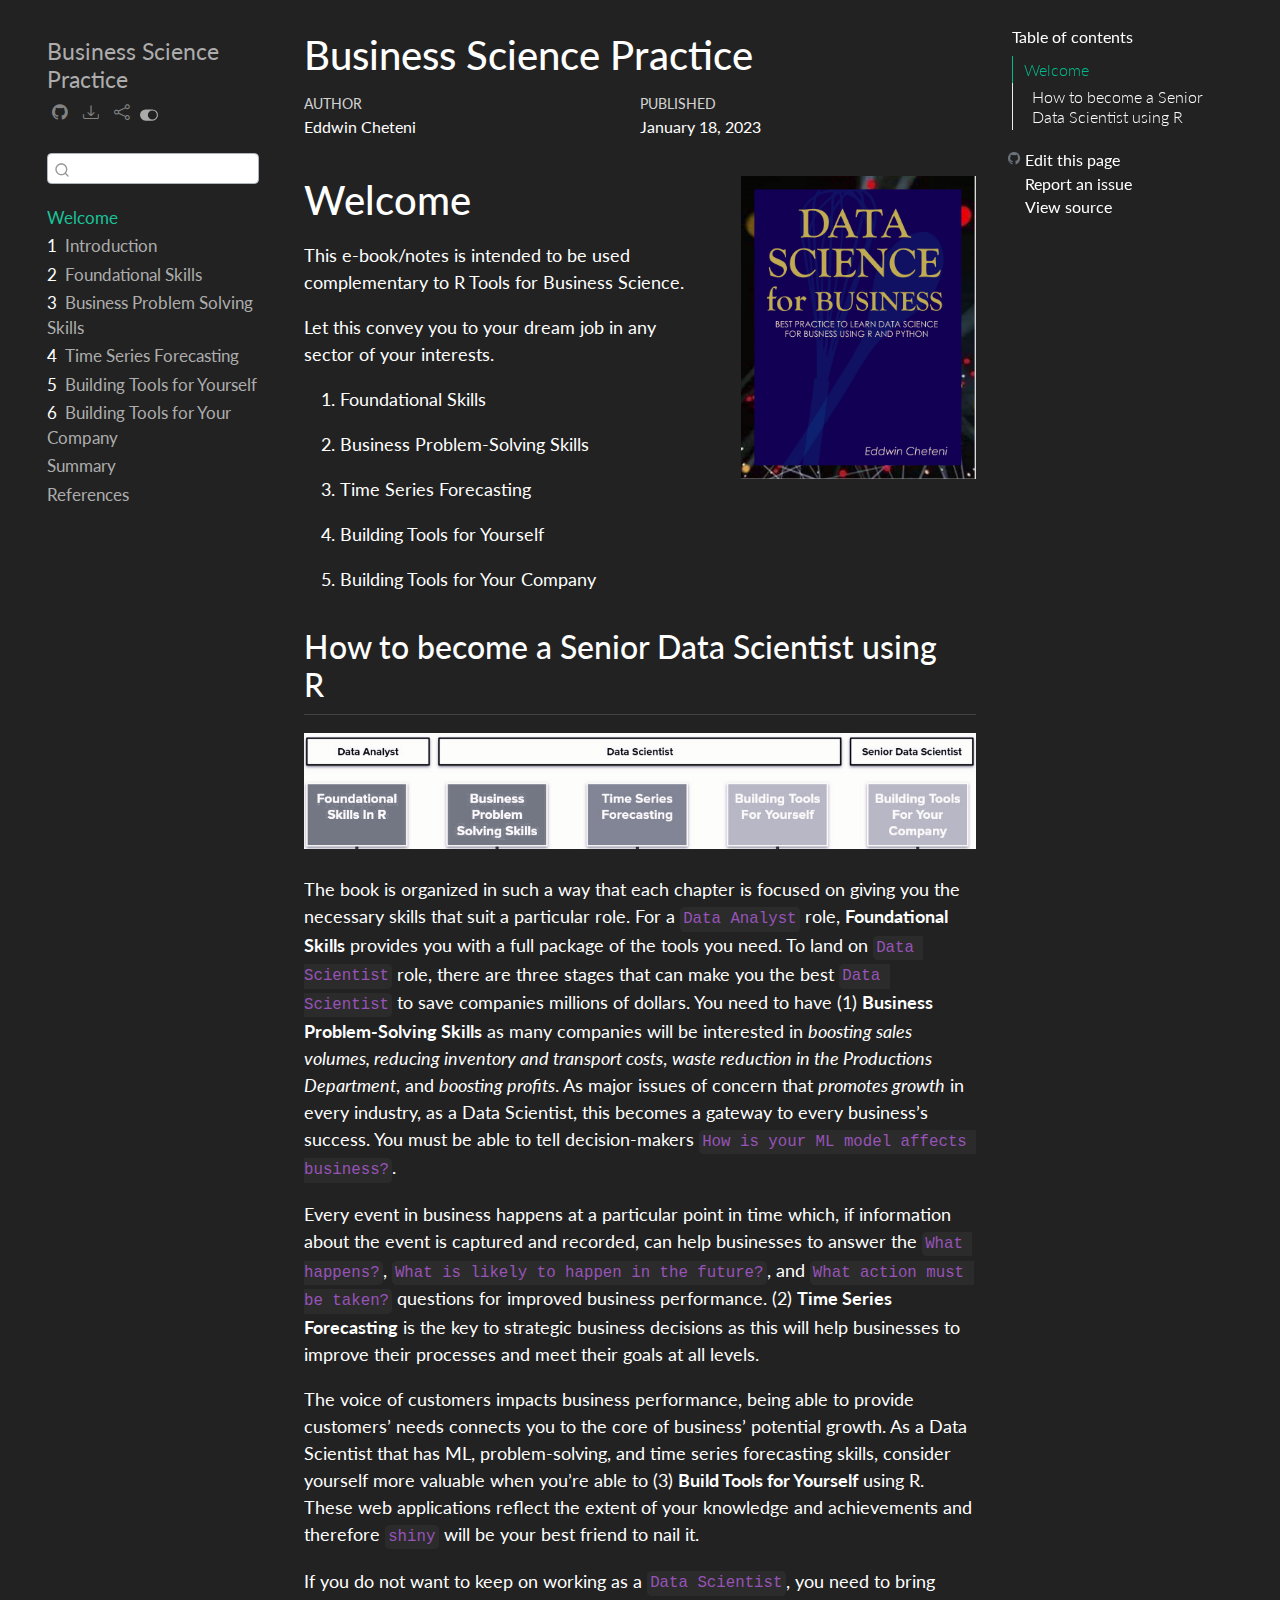
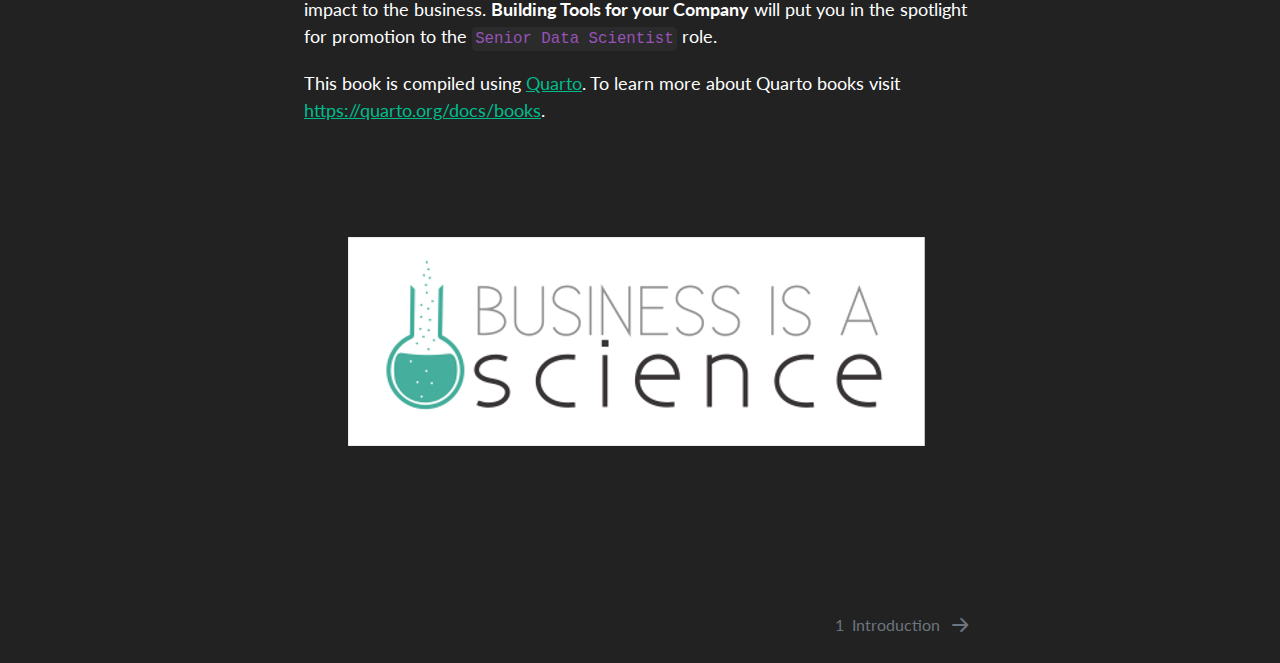
<file: _book/index.html>
<!DOCTYPE html>
<html xmlns="http://www.w3.org/1999/xhtml" lang="en" xml:lang="en"><head>

<meta charset="utf-8">
<meta name="generator" content="quarto-1.2.475">

<meta name="viewport" content="width=device-width, initial-scale=1.0, user-scalable=yes">

<meta name="author" content="Eddwin Cheteni">
<meta name="dcterms.date" content="2023-01-18">

<title>Business Science Practice</title>
<style>
code{white-space: pre-wrap;}
span.smallcaps{font-variant: small-caps;}
div.columns{display: flex; gap: min(4vw, 1.5em);}
div.column{flex: auto; overflow-x: auto;}
div.hanging-indent{margin-left: 1.5em; text-indent: -1.5em;}
ul.task-list{list-style: none;}
ul.task-list li input[type="checkbox"] {
  width: 0.8em;
  margin: 0 0.8em 0.2em -1.6em;
  vertical-align: middle;
}
</style>


<script src="site_libs/quarto-nav/quarto-nav.js"></script>
<script src="site_libs/quarto-nav/headroom.min.js"></script>
<script src="site_libs/clipboard/clipboard.min.js"></script>
<script src="site_libs/quarto-search/autocomplete.umd.js"></script>
<script src="site_libs/quarto-search/fuse.min.js"></script>
<script src="site_libs/quarto-search/quarto-search.js"></script>
<meta name="quarto:offset" content="./">
<link href="./intro.html" rel="next">
<script src="site_libs/quarto-html/quarto.js"></script>
<script src="site_libs/quarto-html/popper.min.js"></script>
<script src="site_libs/quarto-html/tippy.umd.min.js"></script>
<script src="site_libs/quarto-html/anchor.min.js"></script>
<link href="site_libs/quarto-html/tippy.css" rel="stylesheet">
<link href="site_libs/quarto-html/quarto-syntax-highlighting.css" rel="stylesheet" class="quarto-color-scheme" id="quarto-text-highlighting-styles">
<link href="site_libs/quarto-html/quarto-syntax-highlighting-dark.css" rel="stylesheet" class="quarto-color-scheme quarto-color-alternate" id="quarto-text-highlighting-styles">
<script src="site_libs/bootstrap/bootstrap.min.js"></script>
<link href="site_libs/bootstrap/bootstrap-icons.css" rel="stylesheet">
<link href="site_libs/bootstrap/bootstrap.min.css" rel="stylesheet" class="quarto-color-scheme" id="quarto-bootstrap" data-mode="light">
<link href="site_libs/bootstrap/bootstrap-dark.min.css" rel="stylesheet" class="quarto-color-scheme quarto-color-alternate" id="quarto-bootstrap" data-mode="dark">
<script id="quarto-search-options" type="application/json">{
  "location": "sidebar",
  "copy-button": false,
  "collapse-after": 3,
  "panel-placement": "start",
  "type": "textbox",
  "limit": 20,
  "language": {
    "search-no-results-text": "No results",
    "search-matching-documents-text": "matching documents",
    "search-copy-link-title": "Copy link to search",
    "search-hide-matches-text": "Hide additional matches",
    "search-more-match-text": "more match in this document",
    "search-more-matches-text": "more matches in this document",
    "search-clear-button-title": "Clear",
    "search-detached-cancel-button-title": "Cancel",
    "search-submit-button-title": "Submit"
  }
}</script>


</head>

<body class="nav-sidebar floating">

<div id="quarto-search-results"></div>
  <header id="quarto-header" class="headroom fixed-top">
  <nav class="quarto-secondary-nav" data-bs-toggle="collapse" data-bs-target="#quarto-sidebar" aria-controls="quarto-sidebar" aria-expanded="false" aria-label="Toggle sidebar navigation" onclick="if (window.quartoToggleHeadroom) { window.quartoToggleHeadroom(); }">
    <div class="container-fluid d-flex justify-content-between">
      <h1 class="quarto-secondary-nav-title">Business Science Practice</h1>
      <button type="button" class="quarto-btn-toggle btn" aria-label="Show secondary navigation">
        <i class="bi bi-chevron-right"></i>
      </button>
    </div>
  </nav>
</header>
<!-- content -->
<div id="quarto-content" class="quarto-container page-columns page-rows-contents page-layout-article">
<!-- sidebar -->
  <nav id="quarto-sidebar" class="sidebar collapse sidebar-navigation floating overflow-auto">
    <div class="pt-lg-2 mt-2 text-left sidebar-header">
    <div class="sidebar-title mb-0 py-0">
      <a href="./">Business Science Practice</a> 
        <div class="sidebar-tools-main tools-wide">
    <a href="https://github.com/eddychetz/business-science-book.git" title="Source Code" class="sidebar-tool px-1"><i class="bi bi-github"></i></a>
    <a href="" title="Download" id="sidebar-tool-dropdown-0" class="sidebar-tool dropdown-toggle px-1" data-bs-toggle="dropdown" aria-expanded="false"><i class="bi bi-download"></i></a>
    <ul class="dropdown-menu" aria-labelledby="sidebar-tool-dropdown-0">
        <li>
          <a class="dropdown-item sidebar-tools-main-item" href="./Business-Science-Practice.pdf">
            <i class="bi bi-bi-file-pdf pe-1"></i>
          Download PDF
          </a>
        </li>
        <li>
          <a class="dropdown-item sidebar-tools-main-item" href="./Business-Science-Practice.epub">
            <i class="bi bi-bi-journal pe-1"></i>
          Download ePub
          </a>
        </li>
    </ul>
    <a href="" title="Share" id="sidebar-tool-dropdown-1" class="sidebar-tool dropdown-toggle px-1" data-bs-toggle="dropdown" aria-expanded="false"><i class="bi bi-share"></i></a>
    <ul class="dropdown-menu" aria-labelledby="sidebar-tool-dropdown-1">
        <li>
          <a class="dropdown-item sidebar-tools-main-item" href="https://www.facebook.com/sharer/sharer.php?u=|url|">
            <i class="bi bi-bi-facebook pe-1"></i>
          Facebook
          </a>
        </li>
        <li>
          <a class="dropdown-item sidebar-tools-main-item" href="https://twitter.com/intent/tweet?url=|url|">
            <i class="bi bi-bi-twitter pe-1"></i>
          Twitter
          </a>
        </li>
    </ul>
  <a href="" class="quarto-color-scheme-toggle sidebar-tool" onclick="window.quartoToggleColorScheme(); return false;" title="Toggle dark mode"><i class="bi"></i></a>
</div>
    </div>
      </div>
      <div class="mt-2 flex-shrink-0 align-items-center">
        <div class="sidebar-search">
        <div id="quarto-search" class="" title="Search"></div>
        </div>
      </div>
    <div class="sidebar-menu-container"> 
    <ul class="list-unstyled mt-1">
        <li class="sidebar-item">
  <div class="sidebar-item-container"> 
  <a href="./index.html" class="sidebar-item-text sidebar-link active">Welcome</a>
  </div>
</li>
        <li class="sidebar-item">
  <div class="sidebar-item-container"> 
  <a href="./intro.html" class="sidebar-item-text sidebar-link"><span class="chapter-number">1</span>&nbsp; <span class="chapter-title">Introduction</span></a>
  </div>
</li>
        <li class="sidebar-item">
  <div class="sidebar-item-container"> 
  <a href="./foundational.html" class="sidebar-item-text sidebar-link"><span class="chapter-number">2</span>&nbsp; <span class="chapter-title">Foundational Skills</span></a>
  </div>
</li>
        <li class="sidebar-item">
  <div class="sidebar-item-container"> 
  <a href="./problem-solving.html" class="sidebar-item-text sidebar-link"><span class="chapter-number">3</span>&nbsp; <span class="chapter-title">Business Problem Solving Skills</span></a>
  </div>
</li>
        <li class="sidebar-item">
  <div class="sidebar-item-container"> 
  <a href="./time-series.html" class="sidebar-item-text sidebar-link"><span class="chapter-number">4</span>&nbsp; <span class="chapter-title">Time Series Forecasting</span></a>
  </div>
</li>
        <li class="sidebar-item">
  <div class="sidebar-item-container"> 
  <a href="./build-portfolio-tools.html" class="sidebar-item-text sidebar-link"><span class="chapter-number">5</span>&nbsp; <span class="chapter-title">Building Tools for Yourself</span></a>
  </div>
</li>
        <li class="sidebar-item">
  <div class="sidebar-item-container"> 
  <a href="./build-company-tools.html" class="sidebar-item-text sidebar-link"><span class="chapter-number">6</span>&nbsp; <span class="chapter-title">Building Tools for Your Company</span></a>
  </div>
</li>
        <li class="sidebar-item">
  <div class="sidebar-item-container"> 
  <a href="./summary.html" class="sidebar-item-text sidebar-link">Summary</a>
  </div>
</li>
        <li class="sidebar-item">
  <div class="sidebar-item-container"> 
  <a href="./references.html" class="sidebar-item-text sidebar-link">References</a>
  </div>
</li>
    </ul>
    </div>
</nav>
<!-- margin-sidebar -->
    <div id="quarto-margin-sidebar" class="sidebar margin-sidebar">
        <nav id="TOC" role="doc-toc" class="toc-active">
    <h2 id="toc-title">Table of contents</h2>
   
  <ul>
  <li><a href="#welcome" id="toc-welcome" class="nav-link active" data-scroll-target="#welcome">Welcome</a>
  <ul class="collapse">
  <li><a href="#how-to-become-a-senior-data-scientist-using-r" id="toc-how-to-become-a-senior-data-scientist-using-r" class="nav-link" data-scroll-target="#how-to-become-a-senior-data-scientist-using-r">How to become a Senior Data Scientist using R</a></li>
  </ul></li>
  </ul>
<div class="toc-actions"><div><i class="bi bi-github"></i></div><div class="action-links"><p><a href="https://github.com/eddychetz/business-science-book.git/edit/main/index.qmd" class="toc-action">Edit this page</a></p><p><a href="https://github.com/eddychetz/business-science-book.git/issues/new" class="toc-action">Report an issue</a></p><p><a href="https://github.com/eddychetz/business-science-book.git/blob/main/index.qmd" class="toc-action">View source</a></p></div></div></nav>
    </div>
<!-- main -->
<main class="content" id="quarto-document-content">

<header id="title-block-header" class="quarto-title-block default">
<div class="quarto-title">
<h1 class="title d-none d-lg-block">Business Science Practice</h1>
</div>



<div class="quarto-title-meta">

    <div>
    <div class="quarto-title-meta-heading">Author</div>
    <div class="quarto-title-meta-contents">
             <p>Eddwin Cheteni </p>
          </div>
  </div>
    
    <div>
    <div class="quarto-title-meta-heading">Published</div>
    <div class="quarto-title-meta-contents">
      <p class="date">January 18, 2023</p>
    </div>
  </div>
  
    
  </div>
  

</header>


<section id="welcome" class="level1 unnumbered">
<p><img src="cover.png" title="Business Science Practice" class="quarto-cover-image img-fluid"></p><h1 class="unnumbered">Welcome</h1>
<p>This e-book/notes is intended to be used complementary to R Tools for Business Science.</p>
<p>Let this convey you to your dream job in any sector of your interests.</p>
<ol type="1">
<li><p>Foundational Skills</p></li>
<li><p>Business Problem-Solving Skills</p></li>
<li><p>Time Series Forecasting</p></li>
<li><p>Building Tools for Yourself</p></li>
<li><p>Building Tools for Your Company</p></li>
</ol>
<section id="how-to-become-a-senior-data-scientist-using-r" class="level2 unnumbered">
<h2 class="unnumbered anchored" data-anchor-id="how-to-become-a-senior-data-scientist-using-r">How to become a Senior Data Scientist using R</h2>
<div class="quarto-figure quarto-figure-center">
<figure class="figure">
<p><img src="images/path2.png" class="img-fluid figure-img"></p>
</figure>
</div>
<p>The book is organized in such a way that each chapter is focused on giving you the necessary skills that suit a particular role. For a <code>Data Analyst</code> role, <strong>Foundational Skills</strong> provides you with a full package of the tools you need. To land on <code>Data Scientist</code> role, there are three stages that can make you the best <code>Data Scientist</code> to save companies millions of dollars. You need to have (1) <strong>Business Problem-Solving Skills</strong> as many companies will be interested in <em>boosting sales volumes, reducing inventory and transport costs</em>, <em>waste reduction in the Productions Department</em>, and <em>boosting profits</em>. As major issues of concern that <em>promotes growth</em> in every industry, as a Data Scientist, this becomes a gateway to every business’s success. You must be able to tell decision-makers <code>How is your ML model affects business?</code>.</p>
<p>Every event in business happens at a particular point in time which, if information about the event is captured and recorded, can help businesses to answer the <code>What happens?</code>, <code>What is likely to happen in the future?</code>, and <code>What action must be taken?</code> questions for improved business performance. (2) <strong>Time Series Forecasting</strong> is the key to strategic business decisions as this will help businesses to improve their processes and meet their goals at all levels.</p>
<p>The voice of customers impacts business performance, being able to provide customers’ needs connects you to the core of business’ potential growth. As a Data Scientist that has ML, problem-solving, and time series forecasting skills, consider yourself more valuable when you’re able to (3) <strong>Build Tools for Yourself</strong> using R. These web applications reflect the extent of your knowledge and achievements and therefore <code>shiny</code> will be your best friend to nail it.</p>
<p>If you do not want to keep on working as a <code>Data Scientist</code>, you need to bring impact to the business. <strong>Building Tools for your Company</strong> will put you in the spotlight for promotion to the <code>Senior Data Scientist</code> role.</p>
<p>This book is compiled using <a href="https://quarto.org/docs/books">Quarto</a>. To learn more about Quarto books visit <a href="https://quarto.org/docs/books" class="uri">https://quarto.org/docs/books</a>.</p>
<div class="quarto-figure quarto-figure-center">
<figure class="figure">
<p><img src="images/bc-logo.png" class="img-fluid figure-img"></p>
</figure>
</div>


</section>
</section>

</main> <!-- /main -->
<script id="quarto-html-after-body" type="application/javascript">
window.document.addEventListener("DOMContentLoaded", function (event) {
  const toggleBodyColorMode = (bsSheetEl) => {
    const mode = bsSheetEl.getAttribute("data-mode");
    const bodyEl = window.document.querySelector("body");
    if (mode === "dark") {
      bodyEl.classList.add("quarto-dark");
      bodyEl.classList.remove("quarto-light");
    } else {
      bodyEl.classList.add("quarto-light");
      bodyEl.classList.remove("quarto-dark");
    }
  }
  const toggleBodyColorPrimary = () => {
    const bsSheetEl = window.document.querySelector("link#quarto-bootstrap");
    if (bsSheetEl) {
      toggleBodyColorMode(bsSheetEl);
    }
  }
  toggleBodyColorPrimary();  
  const disableStylesheet = (stylesheets) => {
    for (let i=0; i < stylesheets.length; i++) {
      const stylesheet = stylesheets[i];
      stylesheet.rel = 'prefetch';
    }
  }
  const enableStylesheet = (stylesheets) => {
    for (let i=0; i < stylesheets.length; i++) {
      const stylesheet = stylesheets[i];
      stylesheet.rel = 'stylesheet';
    }
  }
  const manageTransitions = (selector, allowTransitions) => {
    const els = window.document.querySelectorAll(selector);
    for (let i=0; i < els.length; i++) {
      const el = els[i];
      if (allowTransitions) {
        el.classList.remove('notransition');
      } else {
        el.classList.add('notransition');
      }
    }
  }
  const toggleColorMode = (alternate) => {
    // Switch the stylesheets
    const alternateStylesheets = window.document.querySelectorAll('link.quarto-color-scheme.quarto-color-alternate');
    manageTransitions('#quarto-margin-sidebar .nav-link', false);
    if (alternate) {
      enableStylesheet(alternateStylesheets);
      for (const sheetNode of alternateStylesheets) {
        if (sheetNode.id === "quarto-bootstrap") {
          toggleBodyColorMode(sheetNode);
        }
      }
    } else {
      disableStylesheet(alternateStylesheets);
      toggleBodyColorPrimary();
    }
    manageTransitions('#quarto-margin-sidebar .nav-link', true);
    // Switch the toggles
    const toggles = window.document.querySelectorAll('.quarto-color-scheme-toggle');
    for (let i=0; i < toggles.length; i++) {
      const toggle = toggles[i];
      if (toggle) {
        if (alternate) {
          toggle.classList.add("alternate");     
        } else {
          toggle.classList.remove("alternate");
        }
      }
    }
    // Hack to workaround the fact that safari doesn't
    // properly recolor the scrollbar when toggling (#1455)
    if (navigator.userAgent.indexOf('Safari') > 0 && navigator.userAgent.indexOf('Chrome') == -1) {
      manageTransitions("body", false);
      window.scrollTo(0, 1);
      setTimeout(() => {
        window.scrollTo(0, 0);
        manageTransitions("body", true);
      }, 40);  
    }
  }
  const isFileUrl = () => { 
    return window.location.protocol === 'file:';
  }
  const hasAlternateSentinel = () => {  
    let styleSentinel = getColorSchemeSentinel();
    if (styleSentinel !== null) {
      return styleSentinel === "alternate";
    } else {
      return false;
    }
  }
  const setStyleSentinel = (alternate) => {
    const value = alternate ? "alternate" : "default";
    if (!isFileUrl()) {
      window.localStorage.setItem("quarto-color-scheme", value);
    } else {
      localAlternateSentinel = value;
    }
  }
  const getColorSchemeSentinel = () => {
    if (!isFileUrl()) {
      const storageValue = window.localStorage.getItem("quarto-color-scheme");
      return storageValue != null ? storageValue : localAlternateSentinel;
    } else {
      return localAlternateSentinel;
    }
  }
  let localAlternateSentinel = 'alternate';
  // Dark / light mode switch
  window.quartoToggleColorScheme = () => {
    // Read the current dark / light value 
    let toAlternate = !hasAlternateSentinel();
    toggleColorMode(toAlternate);
    setStyleSentinel(toAlternate);
  };
  // Ensure there is a toggle, if there isn't float one in the top right
  if (window.document.querySelector('.quarto-color-scheme-toggle') === null) {
    const a = window.document.createElement('a');
    a.classList.add('top-right');
    a.classList.add('quarto-color-scheme-toggle');
    a.href = "";
    a.onclick = function() { try { window.quartoToggleColorScheme(); } catch {} return false; };
    const i = window.document.createElement("i");
    i.classList.add('bi');
    a.appendChild(i);
    window.document.body.appendChild(a);
  }
  // Switch to dark mode if need be
  if (hasAlternateSentinel()) {
    toggleColorMode(true);
  } else {
    toggleColorMode(false);
  }
  const icon = "";
  const anchorJS = new window.AnchorJS();
  anchorJS.options = {
    placement: 'right',
    icon: icon
  };
  anchorJS.add('.anchored');
  const clipboard = new window.ClipboardJS('.code-copy-button', {
    target: function(trigger) {
      return trigger.previousElementSibling;
    }
  });
  clipboard.on('success', function(e) {
    // button target
    const button = e.trigger;
    // don't keep focus
    button.blur();
    // flash "checked"
    button.classList.add('code-copy-button-checked');
    var currentTitle = button.getAttribute("title");
    button.setAttribute("title", "Copied!");
    let tooltip;
    if (window.bootstrap) {
      button.setAttribute("data-bs-toggle", "tooltip");
      button.setAttribute("data-bs-placement", "left");
      button.setAttribute("data-bs-title", "Copied!");
      tooltip = new bootstrap.Tooltip(button, 
        { trigger: "manual", 
          customClass: "code-copy-button-tooltip",
          offset: [0, -8]});
      tooltip.show();    
    }
    setTimeout(function() {
      if (tooltip) {
        tooltip.hide();
        button.removeAttribute("data-bs-title");
        button.removeAttribute("data-bs-toggle");
        button.removeAttribute("data-bs-placement");
      }
      button.setAttribute("title", currentTitle);
      button.classList.remove('code-copy-button-checked');
    }, 1000);
    // clear code selection
    e.clearSelection();
  });
  function tippyHover(el, contentFn) {
    const config = {
      allowHTML: true,
      content: contentFn,
      maxWidth: 500,
      delay: 100,
      arrow: false,
      appendTo: function(el) {
          return el.parentElement;
      },
      interactive: true,
      interactiveBorder: 10,
      theme: 'quarto',
      placement: 'bottom-start'
    };
    window.tippy(el, config); 
  }
  const noterefs = window.document.querySelectorAll('a[role="doc-noteref"]');
  for (var i=0; i<noterefs.length; i++) {
    const ref = noterefs[i];
    tippyHover(ref, function() {
      // use id or data attribute instead here
      let href = ref.getAttribute('data-footnote-href') || ref.getAttribute('href');
      try { href = new URL(href).hash; } catch {}
      const id = href.replace(/^#\/?/, "");
      const note = window.document.getElementById(id);
      return note.innerHTML;
    });
  }
  const findCites = (el) => {
    const parentEl = el.parentElement;
    if (parentEl) {
      const cites = parentEl.dataset.cites;
      if (cites) {
        return {
          el,
          cites: cites.split(' ')
        };
      } else {
        return findCites(el.parentElement)
      }
    } else {
      return undefined;
    }
  };
  var bibliorefs = window.document.querySelectorAll('a[role="doc-biblioref"]');
  for (var i=0; i<bibliorefs.length; i++) {
    const ref = bibliorefs[i];
    const citeInfo = findCites(ref);
    if (citeInfo) {
      tippyHover(citeInfo.el, function() {
        var popup = window.document.createElement('div');
        citeInfo.cites.forEach(function(cite) {
          var citeDiv = window.document.createElement('div');
          citeDiv.classList.add('hanging-indent');
          citeDiv.classList.add('csl-entry');
          var biblioDiv = window.document.getElementById('ref-' + cite);
          if (biblioDiv) {
            citeDiv.innerHTML = biblioDiv.innerHTML;
          }
          popup.appendChild(citeDiv);
        });
        return popup.innerHTML;
      });
    }
  }
});
</script>
<nav class="page-navigation">
  <div class="nav-page nav-page-previous">
  </div>
  <div class="nav-page nav-page-next">
      <a href="./intro.html" class="pagination-link">
        <span class="nav-page-text"><span class="chapter-number">1</span>&nbsp; <span class="chapter-title">Introduction</span></span> <i class="bi bi-arrow-right-short"></i>
      </a>
  </div>
</nav>
</div> <!-- /content -->



</body></html>
</file>
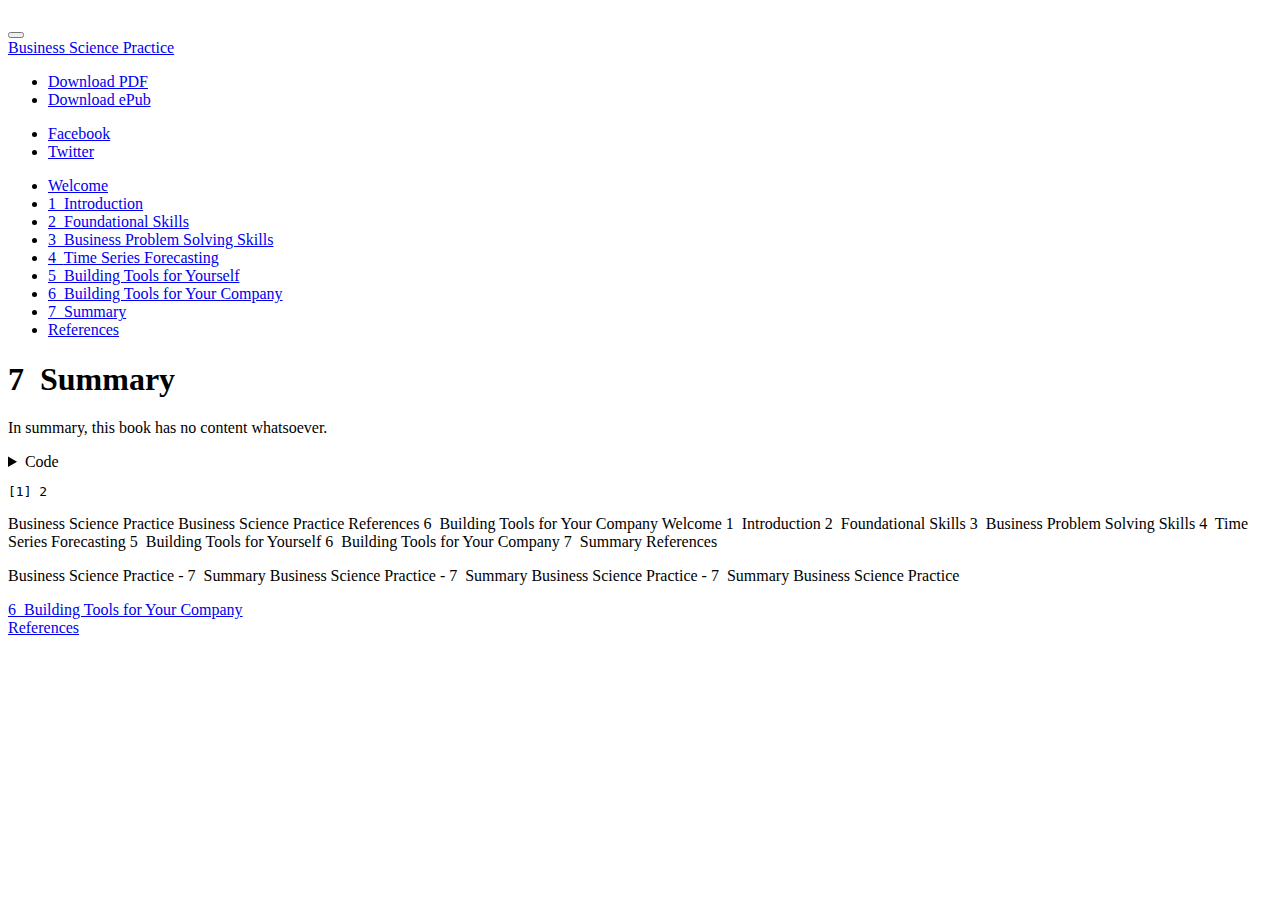
<file: summary.html>
<!DOCTYPE html>
<html xmlns="http://www.w3.org/1999/xhtml" lang="en" xml:lang="en">

<head>

<meta charset="utf-8" />
<meta name="generator" content="quarto-1.2.269" />

<meta name="viewport" content="width=device-width, initial-scale=1.0, user-scalable=yes" />


<title>Business Science Practice – 7  Summary</title>
<style>
code{white-space: pre-wrap;}
span.smallcaps{font-variant: small-caps;}
div.columns{display: flex; gap: min(4vw, 1.5em);}
div.column{flex: auto; overflow-x: auto;}
div.hanging-indent{margin-left: 1.5em; text-indent: -1.5em;}
ul.task-list{list-style: none;}
ul.task-list li input[type="checkbox"] {
  width: 0.8em;
  margin: 0 0.8em 0.2em -1.6em;
  vertical-align: middle;
}
pre > code.sourceCode { white-space: pre; position: relative; }
pre > code.sourceCode > span { display: inline-block; line-height: 1.25; }
pre > code.sourceCode > span:empty { height: 1.2em; }
.sourceCode { overflow: visible; }
code.sourceCode > span { color: inherit; text-decoration: inherit; }
div.sourceCode { margin: 1em 0; }
pre.sourceCode { margin: 0; }
@media screen {
div.sourceCode { overflow: auto; }
}
@media print {
pre > code.sourceCode { white-space: pre-wrap; }
pre > code.sourceCode > span { text-indent: -5em; padding-left: 5em; }
}
pre.numberSource code
  { counter-reset: source-line 0; }
pre.numberSource code > span
  { position: relative; left: -4em; counter-increment: source-line; }
pre.numberSource code > span > a:first-child::before
  { content: counter(source-line);
    position: relative; left: -1em; text-align: right; vertical-align: baseline;
    border: none; display: inline-block;
    -webkit-touch-callout: none; -webkit-user-select: none;
    -khtml-user-select: none; -moz-user-select: none;
    -ms-user-select: none; user-select: none;
    padding: 0 4px; width: 4em;
    color: #aaaaaa;
  }
pre.numberSource { margin-left: 3em; border-left: 1px solid #aaaaaa;  padding-left: 4px; }
div.sourceCode
  {   }
@media screen {
pre > code.sourceCode > span > a:first-child::before { text-decoration: underline; }
}
code span.al { color: #ff0000; font-weight: bold; } /* Alert */
code span.an { color: #60a0b0; font-weight: bold; font-style: italic; } /* Annotation */
code span.at { color: #7d9029; } /* Attribute */
code span.bn { color: #40a070; } /* BaseN */
code span.bu { color: #008000; } /* BuiltIn */
code span.cf { color: #007020; font-weight: bold; } /* ControlFlow */
code span.ch { color: #4070a0; } /* Char */
code span.cn { color: #880000; } /* Constant */
code span.co { color: #60a0b0; font-style: italic; } /* Comment */
code span.cv { color: #60a0b0; font-weight: bold; font-style: italic; } /* CommentVar */
code span.do { color: #ba2121; font-style: italic; } /* Documentation */
code span.dt { color: #902000; } /* DataType */
code span.dv { color: #40a070; } /* DecVal */
code span.er { color: #ff0000; font-weight: bold; } /* Error */
code span.ex { } /* Extension */
code span.fl { color: #40a070; } /* Float */
code span.fu { color: #06287e; } /* Function */
code span.im { color: #008000; font-weight: bold; } /* Import */
code span.in { color: #60a0b0; font-weight: bold; font-style: italic; } /* Information */
code span.kw { color: #007020; font-weight: bold; } /* Keyword */
code span.op { color: #666666; } /* Operator */
code span.ot { color: #007020; } /* Other */
code span.pp { color: #bc7a00; } /* Preprocessor */
code span.sc { color: #4070a0; } /* SpecialChar */
code span.ss { color: #bb6688; } /* SpecialString */
code span.st { color: #4070a0; } /* String */
code span.va { color: #19177c; } /* Variable */
code span.vs { color: #4070a0; } /* VerbatimString */
code span.wa { color: #60a0b0; font-weight: bold; font-style: italic; } /* Warning */
</style>

<!-- htmldependencies:E3FAD763 -->
<script id="quarto-search-options" type="application/json">{
  "location": "sidebar",
  "copy-button": false,
  "collapse-after": 3,
  "panel-placement": "start",
  "type": "textbox",
  "limit": 20,
  "language": {
    "search-no-results-text": "No results",
    "search-matching-documents-text": "matching documents",
    "search-copy-link-title": "Copy link to search",
    "search-hide-matches-text": "Hide additional matches",
    "search-more-match-text": "more match in this document",
    "search-more-matches-text": "more matches in this document",
    "search-clear-button-title": "Clear",
    "search-detached-cancel-button-title": "Cancel",
    "search-submit-button-title": "Submit"
  }
}</script>


</head>

<body>

<div id="quarto-search-results"></div>
  <header id="quarto-header" class="headroom fixed-top">
  <nav class="quarto-secondary-nav" 
        data-bs-toggle="collapse" data-bs-target="#quarto-sidebar" 
        aria-controls="quarto-sidebar" aria-expanded="false" aria-label="Toggle sidebar navigation"
        onclick="if (window.quartoToggleHeadroom) { window.quartoToggleHeadroom(); }"
  >
    <div class="container-fluid d-flex justify-content-between">
      <h1 class="quarto-secondary-nav-title"></h1>
      <button type="button" 
        class="quarto-btn-toggle btn" aria-label="Show secondary navigation">
        <i class="bi bi-chevron-right"></i>
      </button>
    </div>
  </nav>
</header>
<!-- content -->
<div id="quarto-content" class="quarto-container page-columns page-rows-contents page-layout-article">
<!-- sidebar -->
  <nav id="quarto-sidebar" class="sidebar collapse sidebar-navigation floating overflow-auto">
    <div class="pt-lg-2 mt-2 text-left sidebar-header">
    <div class="sidebar-title mb-0 py-0">
      <a href="/">
      Business Science Practice
      </a> 
        <div class="sidebar-tools-main tools-wide">
    <a href="https://github.com/eddychetz/business-science-book.git" title="Source Code" class="sidebar-tool px-1"><i class="bi bi-github"></i></a>
    <a href="" title="Download" id="sidebar-tool-dropdown-0" class="sidebar-tool dropdown-toggle px-1" data-bs-toggle="dropdown" aria-expanded="false"><i class="bi bi-download"></i></a>
    <ul class="dropdown-menu" aria-labelledby="sidebar-tool-dropdown-0">
        <li>
          <a class="dropdown-item sidebar-tools-main-item" href="/Business-Science-Practice.pdf">
            <i class="bi bi-bi-file-pdf pe-1"></i>
          Download PDF
          </a>
        </li>
        <li>
          <a class="dropdown-item sidebar-tools-main-item" href="/Business-Science-Practice.epub">
            <i class="bi bi-bi-journal pe-1"></i>
          Download ePub
          </a>
        </li>
    </ul>
    <a href="" title="Share" id="sidebar-tool-dropdown-1" class="sidebar-tool dropdown-toggle px-1" data-bs-toggle="dropdown" aria-expanded="false"><i class="bi bi-share"></i></a>
    <ul class="dropdown-menu" aria-labelledby="sidebar-tool-dropdown-1">
        <li>
          <a class="dropdown-item sidebar-tools-main-item" href="https://www.facebook.com/sharer/sharer.php?u=|url|">
            <i class="bi bi-bi-facebook pe-1"></i>
          Facebook
          </a>
        </li>
        <li>
          <a class="dropdown-item sidebar-tools-main-item" href="https://twitter.com/intent/tweet?url=|url|">
            <i class="bi bi-bi-twitter pe-1"></i>
          Twitter
          </a>
        </li>
    </ul>
  <a href="" class="quarto-color-scheme-toggle sidebar-tool" onclick="window.quartoToggleColorScheme(); return false;" title="Toggle dark mode"><i class="bi"></i></a>
</div>
    </div>
      </div>
      <div class="mt-2 flex-shrink-0 align-items-center">
        <div class="sidebar-search">
        <div id="quarto-search" class="" title="Search"></div>
        </div>
      </div>
    <div class="sidebar-menu-container"> 
    <ul class="list-unstyled mt-1">
        <li class="sidebar-item">
  <div class="sidebar-item-container"> 
  <a href="/index.html" class="sidebar-item-text sidebar-link">Welcome</a>
  </div>
</li>
        <li class="sidebar-item">
  <div class="sidebar-item-container"> 
  <a href="/intro.html" class="sidebar-item-text sidebar-link"><span class='chapter-number'>1</span>  <span class='chapter-title'>Introduction</span></a>
  </div>
</li>
        <li class="sidebar-item">
  <div class="sidebar-item-container"> 
  <a href="/foundational.html" class="sidebar-item-text sidebar-link"><span class='chapter-number'>2</span>  <span class='chapter-title'>Foundational Skills</span></a>
  </div>
</li>
        <li class="sidebar-item">
  <div class="sidebar-item-container"> 
  <a href="/problem-solving.html" class="sidebar-item-text sidebar-link"><span class='chapter-number'>3</span>  <span class='chapter-title'>Business Problem Solving Skills</span></a>
  </div>
</li>
        <li class="sidebar-item">
  <div class="sidebar-item-container"> 
  <a href="/time-series.html" class="sidebar-item-text sidebar-link"><span class='chapter-number'>4</span>  <span class='chapter-title'>Time Series Forecasting</span></a>
  </div>
</li>
        <li class="sidebar-item">
  <div class="sidebar-item-container"> 
  <a href="/build-portfolio-tools.html" class="sidebar-item-text sidebar-link"><span class='chapter-number'>5</span>  <span class='chapter-title'>Building Tools for Yourself</span></a>
  </div>
</li>
        <li class="sidebar-item">
  <div class="sidebar-item-container"> 
  <a href="/build-company-tools.html" class="sidebar-item-text sidebar-link"><span class='chapter-number'>6</span>  <span class='chapter-title'>Building Tools for Your Company</span></a>
  </div>
</li>
        <li class="sidebar-item">
  <div class="sidebar-item-container"> 
  <a href="/summary.html" class="sidebar-item-text sidebar-link active"><span class='chapter-number'>7</span>  <span class='chapter-title'>Summary</span></a>
  </div>
</li>
        <li class="sidebar-item">
  <div class="sidebar-item-container"> 
  <a href="/references.html" class="sidebar-item-text sidebar-link">References</a>
  </div>
</li>
    </ul>
    </div>
</nav>
<!-- margin-sidebar -->
    <div id="quarto-margin-sidebar" class="sidebar margin-sidebar">
        <div id="quarto-toc-target"></div>
    </div>
<!-- main -->
<main class="content" id="quarto-document-content">

<header id="title-block-header" class="quarto-title-block default">
<div class="quarto-title">
<h1 class="title"><span class="chapter-number">7</span>  <span class="chapter-title">Summary</span></h1>
</div>



<div class="quarto-title-meta">

    
  
    
  </div>
  

</header>

<p>In summary, this book has no content whatsoever.</p>
<div class="cell">
<details>
<summary>Code</summary>
<div class="sourceCode" id="cb1"><pre class="sourceCode r cell-code"><code class="sourceCode r"><span id="cb1-1"><a href="#cb1-1" aria-hidden="true" tabindex="-1"></a><span class="dv">1</span> <span class="sc">+</span> <span class="dv">1</span></span></code></pre></div>
</details>
<div class="cell-output cell-output-stdout">
<pre><code>[1] 2</code></pre>
</div>
</div>
<div id="quarto-navigation-envelope" class="hidden">
<p><span class="hidden" data-render-id="quarto-int-sidebar-title">Business Science Practice</span> <span class="hidden" data-render-id="quarto-int-navbar-title">Business Science Practice</span> <span class="hidden" data-render-id="quarto-int-next">References</span> <span class="hidden" data-render-id="quarto-int-prev"><span class="chapter-number">6</span>  <span class="chapter-title">Building Tools for Your Company</span></span> <span class="hidden" data-render-id="quarto-int-sidebar:/index.html">Welcome</span> <span class="hidden" data-render-id="quarto-int-sidebar:/intro.html"><span class="chapter-number">1</span>  <span class="chapter-title">Introduction</span></span> <span class="hidden" data-render-id="quarto-int-sidebar:/foundational.html"><span class="chapter-number">2</span>  <span class="chapter-title">Foundational Skills</span></span> <span class="hidden" data-render-id="quarto-int-sidebar:/problem-solving.html"><span class="chapter-number">3</span>  <span class="chapter-title">Business Problem Solving Skills</span></span> <span class="hidden" data-render-id="quarto-int-sidebar:/time-series.html"><span class="chapter-number">4</span>  <span class="chapter-title">Time Series Forecasting</span></span> <span class="hidden" data-render-id="quarto-int-sidebar:/build-portfolio-tools.html"><span class="chapter-number">5</span>  <span class="chapter-title">Building Tools for Yourself</span></span> <span class="hidden" data-render-id="quarto-int-sidebar:/build-company-tools.html"><span class="chapter-number">6</span>  <span class="chapter-title">Building Tools for Your Company</span></span> <span class="hidden" data-render-id="quarto-int-sidebar:/summary.html"><span class="chapter-number">7</span>  <span class="chapter-title">Summary</span></span> <span class="hidden" data-render-id="quarto-int-sidebar:/references.html">References</span></p>
</div>
<div id="quarto-meta-markdown" class="hidden">
<p><span class="hidden" data-render-id="quarto-metatitle">Business Science Practice - <span class="chapter-number">7</span>  <span class="chapter-title">Summary</span></span> <span class="hidden" data-render-id="quarto-twittercardtitle">Business Science Practice - <span class="chapter-number">7</span>  <span class="chapter-title">Summary</span></span> <span class="hidden" data-render-id="quarto-ogcardtitle">Business Science Practice - <span class="chapter-number">7</span>  <span class="chapter-title">Summary</span></span> <span class="hidden" data-render-id="quarto-metasitename">Business Science Practice</span></p>
</div>

</main> <!-- /main -->
<script id = "quarto-html-after-body" type="application/javascript">
window.document.addEventListener("DOMContentLoaded", function (event) {
  const toggleBodyColorMode = (bsSheetEl) => {
    const mode = bsSheetEl.getAttribute("data-mode");
    const bodyEl = window.document.querySelector("body");
    if (mode === "dark") {
      bodyEl.classList.add("quarto-dark");
      bodyEl.classList.remove("quarto-light");
    } else {
      bodyEl.classList.add("quarto-light");
      bodyEl.classList.remove("quarto-dark");
    }
  }
  const toggleBodyColorPrimary = () => {
    const bsSheetEl = window.document.querySelector("link#quarto-bootstrap");
    if (bsSheetEl) {
      toggleBodyColorMode(bsSheetEl);
    }
  }
  toggleBodyColorPrimary();  
  const disableStylesheet = (stylesheets) => {
    for (let i=0; i < stylesheets.length; i++) {
      const stylesheet = stylesheets[i];
      stylesheet.rel = 'prefetch';
    }
  }
  const enableStylesheet = (stylesheets) => {
    for (let i=0; i < stylesheets.length; i++) {
      const stylesheet = stylesheets[i];
      stylesheet.rel = 'stylesheet';
    }
  }
  const manageTransitions = (selector, allowTransitions) => {
    const els = window.document.querySelectorAll(selector);
    for (let i=0; i < els.length; i++) {
      const el = els[i];
      if (allowTransitions) {
        el.classList.remove('notransition');
      } else {
        el.classList.add('notransition');
      }
    }
  }
  const toggleColorMode = (alternate) => {
    // Switch the stylesheets
    const alternateStylesheets = window.document.querySelectorAll('link.quarto-color-scheme.quarto-color-alternate');
    manageTransitions('#quarto-margin-sidebar .nav-link', false);
    if (alternate) {
      enableStylesheet(alternateStylesheets);
      for (const sheetNode of alternateStylesheets) {
        if (sheetNode.id === "quarto-bootstrap") {
          toggleBodyColorMode(sheetNode);
        }
      }
    } else {
      disableStylesheet(alternateStylesheets);
      toggleBodyColorPrimary();
    }
    manageTransitions('#quarto-margin-sidebar .nav-link', true);
    // Switch the toggles
    const toggles = window.document.querySelectorAll('.quarto-color-scheme-toggle');
    for (let i=0; i < toggles.length; i++) {
      const toggle = toggles[i];
      if (toggle) {
        if (alternate) {
          toggle.classList.add("alternate");     
        } else {
          toggle.classList.remove("alternate");
        }
      }
    }
    // Hack to workaround the fact that safari doesn't
    // properly recolor the scrollbar when toggling (#1455)
    if (navigator.userAgent.indexOf('Safari') > 0 && navigator.userAgent.indexOf('Chrome') == -1) {
      manageTransitions("body", false);
      window.scrollTo(0, 1);
      setTimeout(() => {
        window.scrollTo(0, 0);
        manageTransitions("body", true);
      }, 40);  
    }
  }
  const isFileUrl = () => { 
    return window.location.protocol === 'file:';
  }
  const hasAlternateSentinel = () => {  
    let styleSentinel = getColorSchemeSentinel();
    if (styleSentinel !== null) {
      return styleSentinel === "alternate";
    } else {
      return false;
    }
  }
  const setStyleSentinel = (alternate) => {
    const value = alternate ? "alternate" : "default";
    if (!isFileUrl()) {
      window.localStorage.setItem("quarto-color-scheme", value);
    } else {
      localAlternateSentinel = value;
    }
  }
  const getColorSchemeSentinel = () => {
    if (!isFileUrl()) {
      const storageValue = window.localStorage.getItem("quarto-color-scheme");
      return storageValue != null ? storageValue : localAlternateSentinel;
    } else {
      return localAlternateSentinel;
    }
  }
  let localAlternateSentinel = 'default';
  // Dark / light mode switch
  window.quartoToggleColorScheme = () => {
    // Read the current dark / light value 
    let toAlternate = !hasAlternateSentinel();
    toggleColorMode(toAlternate);
    setStyleSentinel(toAlternate);
  };
  // Ensure there is a toggle, if there isn't float one in the top right
  if (window.document.querySelector('.quarto-color-scheme-toggle') === null) {
    const a = window.document.createElement('a');
    a.classList.add('top-right');
    a.classList.add('quarto-color-scheme-toggle');
    a.href = "";
    a.onclick = function() { try { window.quartoToggleColorScheme(); } catch {} return false; };
    const i = window.document.createElement("i");
    i.classList.add('bi');
    a.appendChild(i);
    window.document.body.appendChild(a);
  }
  // Switch to dark mode if need be
  if (hasAlternateSentinel()) {
    toggleColorMode(true);
  } else {
    toggleColorMode(false);
  }
  const icon = "";
  const anchorJS = new window.AnchorJS();
  anchorJS.options = {
    placement: 'right',
    icon: icon
  };
  anchorJS.add('.anchored');
  const clipboard = new window.ClipboardJS('.code-copy-button', {
    target: function(trigger) {
      return trigger.previousElementSibling;
    }
  });
  clipboard.on('success', function(e) {
    // button target
    const button = e.trigger;
    // don't keep focus
    button.blur();
    // flash "checked"
    button.classList.add('code-copy-button-checked');
    var currentTitle = button.getAttribute("title");
    button.setAttribute("title", "Copied!");
    let tooltip;
    if (window.bootstrap) {
      button.setAttribute("data-bs-toggle", "tooltip");
      button.setAttribute("data-bs-placement", "left");
      button.setAttribute("data-bs-title", "Copied!");
      tooltip = new bootstrap.Tooltip(button, 
        { trigger: "manual", 
          customClass: "code-copy-button-tooltip",
          offset: [0, -8]});
      tooltip.show();    
    }
    setTimeout(function() {
      if (tooltip) {
        tooltip.hide();
        button.removeAttribute("data-bs-title");
        button.removeAttribute("data-bs-toggle");
        button.removeAttribute("data-bs-placement");
      }
      button.setAttribute("title", currentTitle);
      button.classList.remove('code-copy-button-checked');
    }, 1000);
    // clear code selection
    e.clearSelection();
  });
  function tippyHover(el, contentFn) {
    const config = {
      allowHTML: true,
      content: contentFn,
      maxWidth: 500,
      delay: 100,
      arrow: false,
      appendTo: function(el) {
          return el.parentElement;
      },
      interactive: true,
      interactiveBorder: 10,
      theme: 'quarto',
      placement: 'bottom-start'
    };
    window.tippy(el, config); 
  }
  const noterefs = window.document.querySelectorAll('a[role="doc-noteref"]');
  for (var i=0; i<noterefs.length; i++) {
    const ref = noterefs[i];
    tippyHover(ref, function() {
      // use id or data attribute instead here
      let href = ref.getAttribute('data-footnote-href') || ref.getAttribute('href');
      try { href = new URL(href).hash; } catch {}
      const id = href.replace(/^#\/?/, "");
      const note = window.document.getElementById(id);
      return note.innerHTML;
    });
  }
  const findCites = (el) => {
    const parentEl = el.parentElement;
    if (parentEl) {
      const cites = parentEl.dataset.cites;
      if (cites) {
        return {
          el,
          cites: cites.split(' ')
        };
      } else {
        return findCites(el.parentElement)
      }
    } else {
      return undefined;
    }
  };
  var bibliorefs = window.document.querySelectorAll('a[role="doc-biblioref"]');
  for (var i=0; i<bibliorefs.length; i++) {
    const ref = bibliorefs[i];
    const citeInfo = findCites(ref);
    if (citeInfo) {
      tippyHover(citeInfo.el, function() {
        var popup = window.document.createElement('div');
        citeInfo.cites.forEach(function(cite) {
          var citeDiv = window.document.createElement('div');
          citeDiv.classList.add('hanging-indent');
          citeDiv.classList.add('csl-entry');
          var biblioDiv = window.document.getElementById('ref-' + cite);
          if (biblioDiv) {
            citeDiv.innerHTML = biblioDiv.innerHTML;
          }
          popup.appendChild(citeDiv);
        });
        return popup.innerHTML;
      });
    }
  }
});
</script>
<nav class="page-navigation">
  <div class="nav-page nav-page-previous">
      <a  href="/build-company-tools.html" class="pagination-link">
        <i class="bi bi-arrow-left-short"></i> <span class="nav-page-text"><span class='chapter-number'>6</span>  <span class='chapter-title'>Building Tools for Your Company</span></span>
      </a>          
  </div>
  <div class="nav-page nav-page-next">
      <a  href="/references.html" class="pagination-link">
        <span class="nav-page-text">References</span> <i class="bi bi-arrow-right-short"></i>
      </a>
  </div>
</nav>
</div> <!-- /content -->

</body>

</html>
</file>
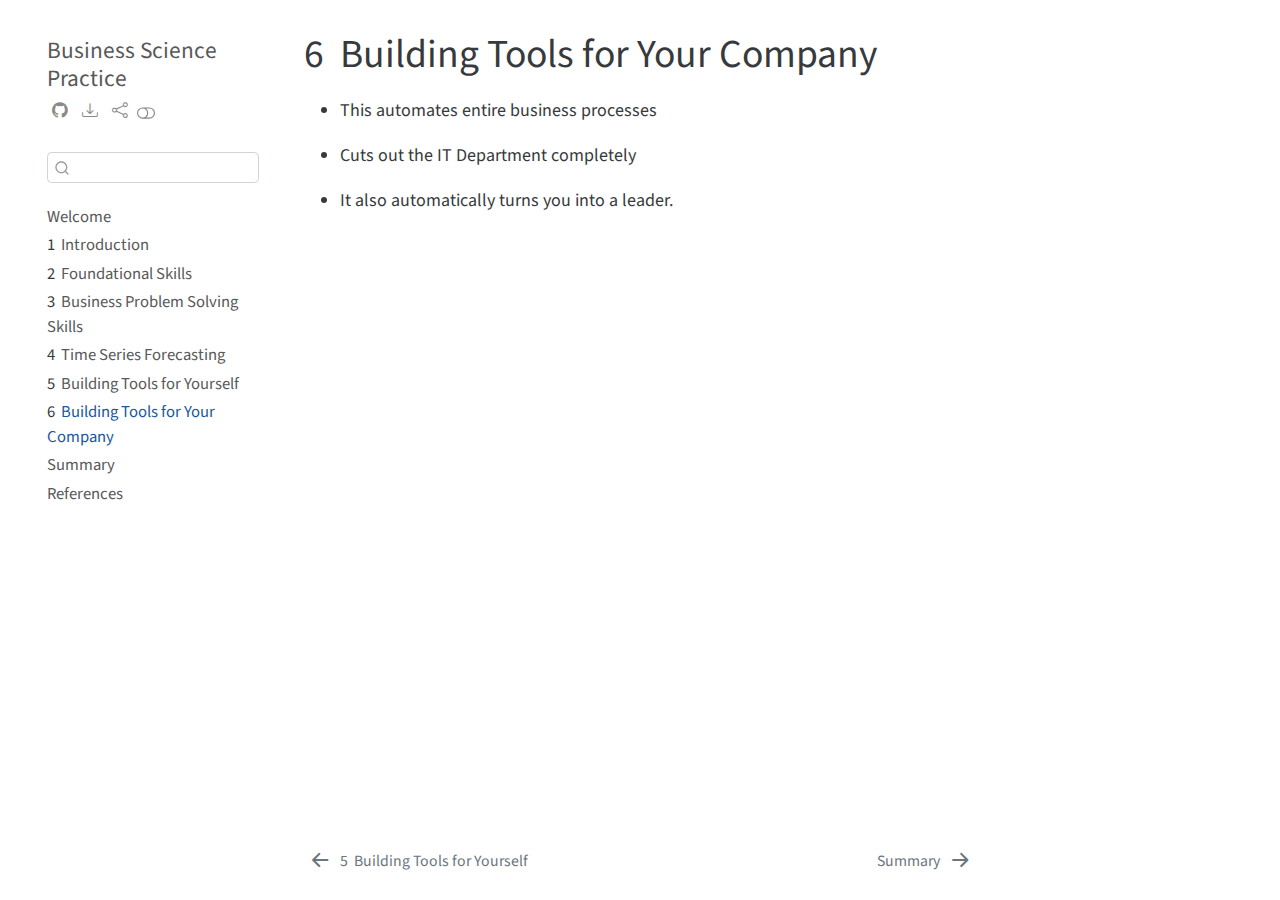
<file: _book/build-company-tools.html>
<!DOCTYPE html>
<html xmlns="http://www.w3.org/1999/xhtml" lang="en" xml:lang="en"><head>

<meta charset="utf-8">
<meta name="generator" content="quarto-1.2.269">

<meta name="viewport" content="width=device-width, initial-scale=1.0, user-scalable=yes">


<title>Business Science Practice - 6&nbsp; Building Tools for Your Company</title>
<style>
code{white-space: pre-wrap;}
span.smallcaps{font-variant: small-caps;}
div.columns{display: flex; gap: min(4vw, 1.5em);}
div.column{flex: auto; overflow-x: auto;}
div.hanging-indent{margin-left: 1.5em; text-indent: -1.5em;}
ul.task-list{list-style: none;}
ul.task-list li input[type="checkbox"] {
  width: 0.8em;
  margin: 0 0.8em 0.2em -1.6em;
  vertical-align: middle;
}
</style>


<script src="site_libs/quarto-nav/quarto-nav.js"></script>
<script src="site_libs/quarto-nav/headroom.min.js"></script>
<script src="site_libs/clipboard/clipboard.min.js"></script>
<script src="site_libs/quarto-search/autocomplete.umd.js"></script>
<script src="site_libs/quarto-search/fuse.min.js"></script>
<script src="site_libs/quarto-search/quarto-search.js"></script>
<meta name="quarto:offset" content="./">
<link href="./summary.html" rel="next">
<link href="./build-portfolio-tools.html" rel="prev">
<script src="site_libs/quarto-html/quarto.js"></script>
<script src="site_libs/quarto-html/popper.min.js"></script>
<script src="site_libs/quarto-html/tippy.umd.min.js"></script>
<script src="site_libs/quarto-html/anchor.min.js"></script>
<link href="site_libs/quarto-html/tippy.css" rel="stylesheet">
<link href="site_libs/quarto-html/quarto-syntax-highlighting.css" rel="stylesheet" class="quarto-color-scheme" id="quarto-text-highlighting-styles">
<link href="site_libs/quarto-html/quarto-syntax-highlighting-dark.css" rel="prefetch" class="quarto-color-scheme quarto-color-alternate" id="quarto-text-highlighting-styles">
<script src="site_libs/bootstrap/bootstrap.min.js"></script>
<link href="site_libs/bootstrap/bootstrap-icons.css" rel="stylesheet">
<link href="site_libs/bootstrap/bootstrap.min.css" rel="stylesheet" class="quarto-color-scheme" id="quarto-bootstrap" data-mode="dark">
<link href="site_libs/bootstrap/bootstrap-dark.min.css" rel="prefetch" class="quarto-color-scheme quarto-color-alternate" id="quarto-bootstrap" data-mode="light">
<script id="quarto-search-options" type="application/json">{
  "location": "sidebar",
  "copy-button": false,
  "collapse-after": 3,
  "panel-placement": "start",
  "type": "textbox",
  "limit": 20,
  "language": {
    "search-no-results-text": "No results",
    "search-matching-documents-text": "matching documents",
    "search-copy-link-title": "Copy link to search",
    "search-hide-matches-text": "Hide additional matches",
    "search-more-match-text": "more match in this document",
    "search-more-matches-text": "more matches in this document",
    "search-clear-button-title": "Clear",
    "search-detached-cancel-button-title": "Cancel",
    "search-submit-button-title": "Submit"
  }
}</script>


</head>

<body class="nav-sidebar floating">

<div id="quarto-search-results"></div>
  <header id="quarto-header" class="headroom fixed-top">
  <nav class="quarto-secondary-nav" data-bs-toggle="collapse" data-bs-target="#quarto-sidebar" aria-controls="quarto-sidebar" aria-expanded="false" aria-label="Toggle sidebar navigation" onclick="if (window.quartoToggleHeadroom) { window.quartoToggleHeadroom(); }">
    <div class="container-fluid d-flex justify-content-between">
      <h1 class="quarto-secondary-nav-title"><span class="chapter-number">6</span>&nbsp; <span class="chapter-title">Building Tools for Your Company</span></h1>
      <button type="button" class="quarto-btn-toggle btn" aria-label="Show secondary navigation">
        <i class="bi bi-chevron-right"></i>
      </button>
    </div>
  </nav>
</header>
<!-- content -->
<div id="quarto-content" class="quarto-container page-columns page-rows-contents page-layout-article">
<!-- sidebar -->
  <nav id="quarto-sidebar" class="sidebar collapse sidebar-navigation floating overflow-auto">
    <div class="pt-lg-2 mt-2 text-left sidebar-header">
    <div class="sidebar-title mb-0 py-0">
      <a href="./">Business Science Practice</a> 
        <div class="sidebar-tools-main tools-wide">
    <a href="https://github.com/eddychetz/business-science-book.git" title="Source Code" class="sidebar-tool px-1"><i class="bi bi-github"></i></a>
    <a href="" title="Download" id="sidebar-tool-dropdown-0" class="sidebar-tool dropdown-toggle px-1" data-bs-toggle="dropdown" aria-expanded="false"><i class="bi bi-download"></i></a>
    <ul class="dropdown-menu" aria-labelledby="sidebar-tool-dropdown-0">
        <li>
          <a class="dropdown-item sidebar-tools-main-item" href="./Business-Science-Practice.pdf">
            <i class="bi bi-bi-file-pdf pe-1"></i>
          Download PDF
          </a>
        </li>
        <li>
          <a class="dropdown-item sidebar-tools-main-item" href="./Business-Science-Practice.epub">
            <i class="bi bi-bi-journal pe-1"></i>
          Download ePub
          </a>
        </li>
    </ul>
    <a href="" title="Share" id="sidebar-tool-dropdown-1" class="sidebar-tool dropdown-toggle px-1" data-bs-toggle="dropdown" aria-expanded="false"><i class="bi bi-share"></i></a>
    <ul class="dropdown-menu" aria-labelledby="sidebar-tool-dropdown-1">
        <li>
          <a class="dropdown-item sidebar-tools-main-item" href="https://www.facebook.com/sharer/sharer.php?u=|url|">
            <i class="bi bi-bi-facebook pe-1"></i>
          Facebook
          </a>
        </li>
        <li>
          <a class="dropdown-item sidebar-tools-main-item" href="https://twitter.com/intent/tweet?url=|url|">
            <i class="bi bi-bi-twitter pe-1"></i>
          Twitter
          </a>
        </li>
    </ul>
  <a href="" class="quarto-color-scheme-toggle sidebar-tool" onclick="window.quartoToggleColorScheme(); return false;" title="Toggle dark mode"><i class="bi"></i></a>
</div>
    </div>
      </div>
      <div class="mt-2 flex-shrink-0 align-items-center">
        <div class="sidebar-search">
        <div id="quarto-search" class="" title="Search"></div>
        </div>
      </div>
    <div class="sidebar-menu-container"> 
    <ul class="list-unstyled mt-1">
        <li class="sidebar-item">
  <div class="sidebar-item-container"> 
  <a href="./index.html" class="sidebar-item-text sidebar-link">Welcome</a>
  </div>
</li>
        <li class="sidebar-item">
  <div class="sidebar-item-container"> 
  <a href="./intro.html" class="sidebar-item-text sidebar-link"><span class="chapter-number">1</span>&nbsp; <span class="chapter-title">Introduction</span></a>
  </div>
</li>
        <li class="sidebar-item">
  <div class="sidebar-item-container"> 
  <a href="./foundational.html" class="sidebar-item-text sidebar-link"><span class="chapter-number">2</span>&nbsp; <span class="chapter-title">Foundational Skills</span></a>
  </div>
</li>
        <li class="sidebar-item">
  <div class="sidebar-item-container"> 
  <a href="./problem-solving.html" class="sidebar-item-text sidebar-link"><span class="chapter-number">3</span>&nbsp; <span class="chapter-title">Business Problem Solving Skills</span></a>
  </div>
</li>
        <li class="sidebar-item">
  <div class="sidebar-item-container"> 
  <a href="./time-series.html" class="sidebar-item-text sidebar-link"><span class="chapter-number">4</span>&nbsp; <span class="chapter-title">Time Series Forecasting</span></a>
  </div>
</li>
        <li class="sidebar-item">
  <div class="sidebar-item-container"> 
  <a href="./build-portfolio-tools.html" class="sidebar-item-text sidebar-link"><span class="chapter-number">5</span>&nbsp; <span class="chapter-title">Building Tools for Yourself</span></a>
  </div>
</li>
        <li class="sidebar-item">
  <div class="sidebar-item-container"> 
  <a href="./build-company-tools.html" class="sidebar-item-text sidebar-link active"><span class="chapter-number">6</span>&nbsp; <span class="chapter-title">Building Tools for Your Company</span></a>
  </div>
</li>
        <li class="sidebar-item">
  <div class="sidebar-item-container"> 
  <a href="./summary.html" class="sidebar-item-text sidebar-link">Summary</a>
  </div>
</li>
        <li class="sidebar-item">
  <div class="sidebar-item-container"> 
  <a href="./references.html" class="sidebar-item-text sidebar-link">References</a>
  </div>
</li>
    </ul>
    </div>
</nav>
<!-- margin-sidebar -->
    <div id="quarto-margin-sidebar" class="sidebar margin-sidebar">
        
    </div>
<!-- main -->
<main class="content" id="quarto-document-content">

<header id="title-block-header" class="quarto-title-block default">
<div class="quarto-title">
<h1 class="title d-none d-lg-block"><span class="chapter-number">6</span>&nbsp; <span class="chapter-title">Building Tools for Your Company</span></h1>
</div>



<div class="quarto-title-meta">

    
  
    
  </div>
  

</header>

<ul>
<li><p>This automates entire business processes</p></li>
<li><p>Cuts out the IT Department completely</p></li>
<li><p>It also automatically turns you into a leader.</p></li>
</ul>



</main> <!-- /main -->
<script id="quarto-html-after-body" type="application/javascript">
window.document.addEventListener("DOMContentLoaded", function (event) {
  const toggleBodyColorMode = (bsSheetEl) => {
    const mode = bsSheetEl.getAttribute("data-mode");
    const bodyEl = window.document.querySelector("body");
    if (mode === "dark") {
      bodyEl.classList.add("quarto-dark");
      bodyEl.classList.remove("quarto-light");
    } else {
      bodyEl.classList.add("quarto-light");
      bodyEl.classList.remove("quarto-dark");
    }
  }
  const toggleBodyColorPrimary = () => {
    const bsSheetEl = window.document.querySelector("link#quarto-bootstrap");
    if (bsSheetEl) {
      toggleBodyColorMode(bsSheetEl);
    }
  }
  toggleBodyColorPrimary();  
  const disableStylesheet = (stylesheets) => {
    for (let i=0; i < stylesheets.length; i++) {
      const stylesheet = stylesheets[i];
      stylesheet.rel = 'prefetch';
    }
  }
  const enableStylesheet = (stylesheets) => {
    for (let i=0; i < stylesheets.length; i++) {
      const stylesheet = stylesheets[i];
      stylesheet.rel = 'stylesheet';
    }
  }
  const manageTransitions = (selector, allowTransitions) => {
    const els = window.document.querySelectorAll(selector);
    for (let i=0; i < els.length; i++) {
      const el = els[i];
      if (allowTransitions) {
        el.classList.remove('notransition');
      } else {
        el.classList.add('notransition');
      }
    }
  }
  const toggleColorMode = (alternate) => {
    // Switch the stylesheets
    const alternateStylesheets = window.document.querySelectorAll('link.quarto-color-scheme.quarto-color-alternate');
    manageTransitions('#quarto-margin-sidebar .nav-link', false);
    if (alternate) {
      enableStylesheet(alternateStylesheets);
      for (const sheetNode of alternateStylesheets) {
        if (sheetNode.id === "quarto-bootstrap") {
          toggleBodyColorMode(sheetNode);
        }
      }
    } else {
      disableStylesheet(alternateStylesheets);
      toggleBodyColorPrimary();
    }
    manageTransitions('#quarto-margin-sidebar .nav-link', true);
    // Switch the toggles
    const toggles = window.document.querySelectorAll('.quarto-color-scheme-toggle');
    for (let i=0; i < toggles.length; i++) {
      const toggle = toggles[i];
      if (toggle) {
        if (alternate) {
          toggle.classList.add("alternate");     
        } else {
          toggle.classList.remove("alternate");
        }
      }
    }
    // Hack to workaround the fact that safari doesn't
    // properly recolor the scrollbar when toggling (#1455)
    if (navigator.userAgent.indexOf('Safari') > 0 && navigator.userAgent.indexOf('Chrome') == -1) {
      manageTransitions("body", false);
      window.scrollTo(0, 1);
      setTimeout(() => {
        window.scrollTo(0, 0);
        manageTransitions("body", true);
      }, 40);  
    }
  }
  const isFileUrl = () => { 
    return window.location.protocol === 'file:';
  }
  const hasAlternateSentinel = () => {  
    let styleSentinel = getColorSchemeSentinel();
    if (styleSentinel !== null) {
      return styleSentinel === "alternate";
    } else {
      return false;
    }
  }
  const setStyleSentinel = (alternate) => {
    const value = alternate ? "alternate" : "default";
    if (!isFileUrl()) {
      window.localStorage.setItem("quarto-color-scheme", value);
    } else {
      localAlternateSentinel = value;
    }
  }
  const getColorSchemeSentinel = () => {
    if (!isFileUrl()) {
      const storageValue = window.localStorage.getItem("quarto-color-scheme");
      return storageValue != null ? storageValue : localAlternateSentinel;
    } else {
      return localAlternateSentinel;
    }
  }
  let localAlternateSentinel = 'default';
  // Dark / light mode switch
  window.quartoToggleColorScheme = () => {
    // Read the current dark / light value 
    let toAlternate = !hasAlternateSentinel();
    toggleColorMode(toAlternate);
    setStyleSentinel(toAlternate);
  };
  // Ensure there is a toggle, if there isn't float one in the top right
  if (window.document.querySelector('.quarto-color-scheme-toggle') === null) {
    const a = window.document.createElement('a');
    a.classList.add('top-right');
    a.classList.add('quarto-color-scheme-toggle');
    a.href = "";
    a.onclick = function() { try { window.quartoToggleColorScheme(); } catch {} return false; };
    const i = window.document.createElement("i");
    i.classList.add('bi');
    a.appendChild(i);
    window.document.body.appendChild(a);
  }
  // Switch to dark mode if need be
  if (hasAlternateSentinel()) {
    toggleColorMode(true);
  } else {
    toggleColorMode(false);
  }
  const icon = "";
  const anchorJS = new window.AnchorJS();
  anchorJS.options = {
    placement: 'right',
    icon: icon
  };
  anchorJS.add('.anchored');
  const clipboard = new window.ClipboardJS('.code-copy-button', {
    target: function(trigger) {
      return trigger.previousElementSibling;
    }
  });
  clipboard.on('success', function(e) {
    // button target
    const button = e.trigger;
    // don't keep focus
    button.blur();
    // flash "checked"
    button.classList.add('code-copy-button-checked');
    var currentTitle = button.getAttribute("title");
    button.setAttribute("title", "Copied!");
    let tooltip;
    if (window.bootstrap) {
      button.setAttribute("data-bs-toggle", "tooltip");
      button.setAttribute("data-bs-placement", "left");
      button.setAttribute("data-bs-title", "Copied!");
      tooltip = new bootstrap.Tooltip(button, 
        { trigger: "manual", 
          customClass: "code-copy-button-tooltip",
          offset: [0, -8]});
      tooltip.show();    
    }
    setTimeout(function() {
      if (tooltip) {
        tooltip.hide();
        button.removeAttribute("data-bs-title");
        button.removeAttribute("data-bs-toggle");
        button.removeAttribute("data-bs-placement");
      }
      button.setAttribute("title", currentTitle);
      button.classList.remove('code-copy-button-checked');
    }, 1000);
    // clear code selection
    e.clearSelection();
  });
  function tippyHover(el, contentFn) {
    const config = {
      allowHTML: true,
      content: contentFn,
      maxWidth: 500,
      delay: 100,
      arrow: false,
      appendTo: function(el) {
          return el.parentElement;
      },
      interactive: true,
      interactiveBorder: 10,
      theme: 'quarto',
      placement: 'bottom-start'
    };
    window.tippy(el, config); 
  }
  const noterefs = window.document.querySelectorAll('a[role="doc-noteref"]');
  for (var i=0; i<noterefs.length; i++) {
    const ref = noterefs[i];
    tippyHover(ref, function() {
      // use id or data attribute instead here
      let href = ref.getAttribute('data-footnote-href') || ref.getAttribute('href');
      try { href = new URL(href).hash; } catch {}
      const id = href.replace(/^#\/?/, "");
      const note = window.document.getElementById(id);
      return note.innerHTML;
    });
  }
  const findCites = (el) => {
    const parentEl = el.parentElement;
    if (parentEl) {
      const cites = parentEl.dataset.cites;
      if (cites) {
        return {
          el,
          cites: cites.split(' ')
        };
      } else {
        return findCites(el.parentElement)
      }
    } else {
      return undefined;
    }
  };
  var bibliorefs = window.document.querySelectorAll('a[role="doc-biblioref"]');
  for (var i=0; i<bibliorefs.length; i++) {
    const ref = bibliorefs[i];
    const citeInfo = findCites(ref);
    if (citeInfo) {
      tippyHover(citeInfo.el, function() {
        var popup = window.document.createElement('div');
        citeInfo.cites.forEach(function(cite) {
          var citeDiv = window.document.createElement('div');
          citeDiv.classList.add('hanging-indent');
          citeDiv.classList.add('csl-entry');
          var biblioDiv = window.document.getElementById('ref-' + cite);
          if (biblioDiv) {
            citeDiv.innerHTML = biblioDiv.innerHTML;
          }
          popup.appendChild(citeDiv);
        });
        return popup.innerHTML;
      });
    }
  }
});
</script>
<nav class="page-navigation">
  <div class="nav-page nav-page-previous">
      <a href="./build-portfolio-tools.html" class="pagination-link">
        <i class="bi bi-arrow-left-short"></i> <span class="nav-page-text"><span class="chapter-number">5</span>&nbsp; <span class="chapter-title">Building Tools for Yourself</span></span>
      </a>          
  </div>
  <div class="nav-page nav-page-next">
      <a href="./summary.html" class="pagination-link">
        <span class="nav-page-text">Summary</span> <i class="bi bi-arrow-right-short"></i>
      </a>
  </div>
</nav>
</div> <!-- /content -->



</body></html>
</file>
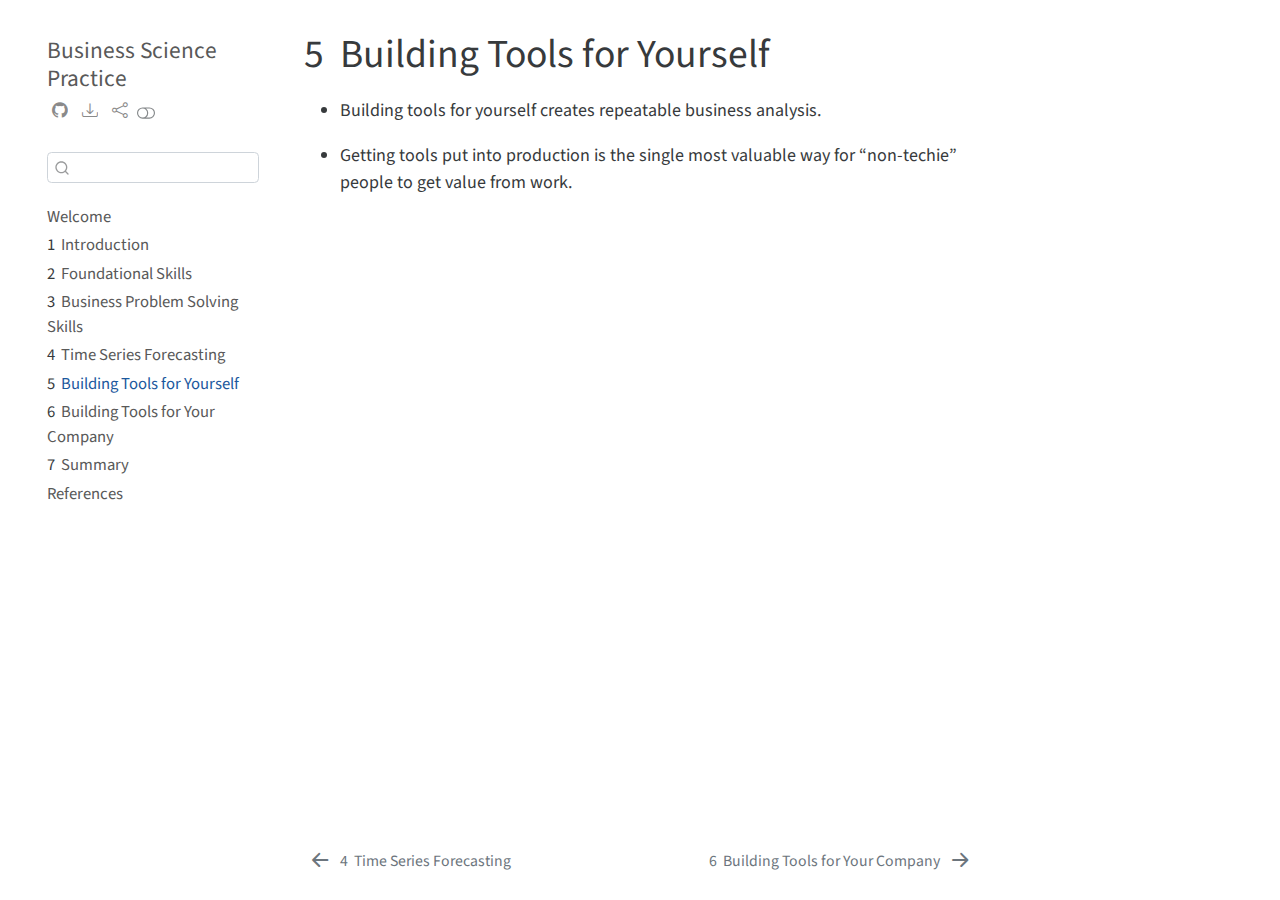
<file: _book/build-portfolio-tools.html>
<!DOCTYPE html>
<html xmlns="http://www.w3.org/1999/xhtml" lang="en" xml:lang="en"><head>

<meta charset="utf-8">
<meta name="generator" content="quarto-1.2.269">

<meta name="viewport" content="width=device-width, initial-scale=1.0, user-scalable=yes">


<title>Business Science Practice - 5&nbsp; Building Tools for Yourself</title>
<style>
code{white-space: pre-wrap;}
span.smallcaps{font-variant: small-caps;}
div.columns{display: flex; gap: min(4vw, 1.5em);}
div.column{flex: auto; overflow-x: auto;}
div.hanging-indent{margin-left: 1.5em; text-indent: -1.5em;}
ul.task-list{list-style: none;}
ul.task-list li input[type="checkbox"] {
  width: 0.8em;
  margin: 0 0.8em 0.2em -1.6em;
  vertical-align: middle;
}
</style>


<script src="site_libs/quarto-nav/quarto-nav.js"></script>
<script src="site_libs/quarto-nav/headroom.min.js"></script>
<script src="site_libs/clipboard/clipboard.min.js"></script>
<script src="site_libs/quarto-search/autocomplete.umd.js"></script>
<script src="site_libs/quarto-search/fuse.min.js"></script>
<script src="site_libs/quarto-search/quarto-search.js"></script>
<meta name="quarto:offset" content="./">
<link href="./build-company-tools.html" rel="next">
<link href="./time-series.html" rel="prev">
<script src="site_libs/quarto-html/quarto.js"></script>
<script src="site_libs/quarto-html/popper.min.js"></script>
<script src="site_libs/quarto-html/tippy.umd.min.js"></script>
<script src="site_libs/quarto-html/anchor.min.js"></script>
<link href="site_libs/quarto-html/tippy.css" rel="stylesheet">
<link href="site_libs/quarto-html/quarto-syntax-highlighting.css" rel="stylesheet" class="quarto-color-scheme" id="quarto-text-highlighting-styles">
<link href="site_libs/quarto-html/quarto-syntax-highlighting-dark.css" rel="prefetch" class="quarto-color-scheme quarto-color-alternate" id="quarto-text-highlighting-styles">
<script src="site_libs/bootstrap/bootstrap.min.js"></script>
<link href="site_libs/bootstrap/bootstrap-icons.css" rel="stylesheet">
<link href="site_libs/bootstrap/bootstrap.min.css" rel="stylesheet" class="quarto-color-scheme" id="quarto-bootstrap" data-mode="dark">
<link href="site_libs/bootstrap/bootstrap-dark.min.css" rel="prefetch" class="quarto-color-scheme quarto-color-alternate" id="quarto-bootstrap" data-mode="light">
<script id="quarto-search-options" type="application/json">{
  "location": "sidebar",
  "copy-button": false,
  "collapse-after": 3,
  "panel-placement": "start",
  "type": "textbox",
  "limit": 20,
  "language": {
    "search-no-results-text": "No results",
    "search-matching-documents-text": "matching documents",
    "search-copy-link-title": "Copy link to search",
    "search-hide-matches-text": "Hide additional matches",
    "search-more-match-text": "more match in this document",
    "search-more-matches-text": "more matches in this document",
    "search-clear-button-title": "Clear",
    "search-detached-cancel-button-title": "Cancel",
    "search-submit-button-title": "Submit"
  }
}</script>


</head>

<body class="nav-sidebar floating">

<div id="quarto-search-results"></div>
  <header id="quarto-header" class="headroom fixed-top">
  <nav class="quarto-secondary-nav" data-bs-toggle="collapse" data-bs-target="#quarto-sidebar" aria-controls="quarto-sidebar" aria-expanded="false" aria-label="Toggle sidebar navigation" onclick="if (window.quartoToggleHeadroom) { window.quartoToggleHeadroom(); }">
    <div class="container-fluid d-flex justify-content-between">
      <h1 class="quarto-secondary-nav-title"><span class="chapter-number">5</span>&nbsp; <span class="chapter-title">Building Tools for Yourself</span></h1>
      <button type="button" class="quarto-btn-toggle btn" aria-label="Show secondary navigation">
        <i class="bi bi-chevron-right"></i>
      </button>
    </div>
  </nav>
</header>
<!-- content -->
<div id="quarto-content" class="quarto-container page-columns page-rows-contents page-layout-article">
<!-- sidebar -->
  <nav id="quarto-sidebar" class="sidebar collapse sidebar-navigation floating overflow-auto">
    <div class="pt-lg-2 mt-2 text-left sidebar-header">
    <div class="sidebar-title mb-0 py-0">
      <a href="./">Business Science Practice</a> 
        <div class="sidebar-tools-main tools-wide">
    <a href="https://github.com/eddychetz/business-science-book.git" title="Source Code" class="sidebar-tool px-1"><i class="bi bi-github"></i></a>
    <a href="" title="Download" id="sidebar-tool-dropdown-0" class="sidebar-tool dropdown-toggle px-1" data-bs-toggle="dropdown" aria-expanded="false"><i class="bi bi-download"></i></a>
    <ul class="dropdown-menu" aria-labelledby="sidebar-tool-dropdown-0">
        <li>
          <a class="dropdown-item sidebar-tools-main-item" href="./Business-Science-Practice.pdf">
            <i class="bi bi-bi-file-pdf pe-1"></i>
          Download PDF
          </a>
        </li>
        <li>
          <a class="dropdown-item sidebar-tools-main-item" href="./Business-Science-Practice.epub">
            <i class="bi bi-bi-journal pe-1"></i>
          Download ePub
          </a>
        </li>
    </ul>
    <a href="" title="Share" id="sidebar-tool-dropdown-1" class="sidebar-tool dropdown-toggle px-1" data-bs-toggle="dropdown" aria-expanded="false"><i class="bi bi-share"></i></a>
    <ul class="dropdown-menu" aria-labelledby="sidebar-tool-dropdown-1">
        <li>
          <a class="dropdown-item sidebar-tools-main-item" href="https://www.facebook.com/sharer/sharer.php?u=|url|">
            <i class="bi bi-bi-facebook pe-1"></i>
          Facebook
          </a>
        </li>
        <li>
          <a class="dropdown-item sidebar-tools-main-item" href="https://twitter.com/intent/tweet?url=|url|">
            <i class="bi bi-bi-twitter pe-1"></i>
          Twitter
          </a>
        </li>
    </ul>
  <a href="" class="quarto-color-scheme-toggle sidebar-tool" onclick="window.quartoToggleColorScheme(); return false;" title="Toggle dark mode"><i class="bi"></i></a>
</div>
    </div>
      </div>
      <div class="mt-2 flex-shrink-0 align-items-center">
        <div class="sidebar-search">
        <div id="quarto-search" class="" title="Search"></div>
        </div>
      </div>
    <div class="sidebar-menu-container"> 
    <ul class="list-unstyled mt-1">
        <li class="sidebar-item">
  <div class="sidebar-item-container"> 
  <a href="./index.html" class="sidebar-item-text sidebar-link">Welcome</a>
  </div>
</li>
        <li class="sidebar-item">
  <div class="sidebar-item-container"> 
  <a href="./intro.html" class="sidebar-item-text sidebar-link"><span class="chapter-number">1</span>&nbsp; <span class="chapter-title">Introduction</span></a>
  </div>
</li>
        <li class="sidebar-item">
  <div class="sidebar-item-container"> 
  <a href="./foundational.html" class="sidebar-item-text sidebar-link"><span class="chapter-number">2</span>&nbsp; <span class="chapter-title">Foundational Skills</span></a>
  </div>
</li>
        <li class="sidebar-item">
  <div class="sidebar-item-container"> 
  <a href="./problem-solving.html" class="sidebar-item-text sidebar-link"><span class="chapter-number">3</span>&nbsp; <span class="chapter-title">Business Problem Solving Skills</span></a>
  </div>
</li>
        <li class="sidebar-item">
  <div class="sidebar-item-container"> 
  <a href="./time-series.html" class="sidebar-item-text sidebar-link"><span class="chapter-number">4</span>&nbsp; <span class="chapter-title">Time Series Forecasting</span></a>
  </div>
</li>
        <li class="sidebar-item">
  <div class="sidebar-item-container"> 
  <a href="./build-portfolio-tools.html" class="sidebar-item-text sidebar-link active"><span class="chapter-number">5</span>&nbsp; <span class="chapter-title">Building Tools for Yourself</span></a>
  </div>
</li>
        <li class="sidebar-item">
  <div class="sidebar-item-container"> 
  <a href="./build-company-tools.html" class="sidebar-item-text sidebar-link"><span class="chapter-number">6</span>&nbsp; <span class="chapter-title">Building Tools for Your Company</span></a>
  </div>
</li>
        <li class="sidebar-item">
  <div class="sidebar-item-container"> 
  <a href="./summary.html" class="sidebar-item-text sidebar-link"><span class="chapter-number">7</span>&nbsp; <span class="chapter-title">Summary</span></a>
  </div>
</li>
        <li class="sidebar-item">
  <div class="sidebar-item-container"> 
  <a href="./references.html" class="sidebar-item-text sidebar-link">References</a>
  </div>
</li>
    </ul>
    </div>
</nav>
<!-- margin-sidebar -->
    <div id="quarto-margin-sidebar" class="sidebar margin-sidebar">
        
    </div>
<!-- main -->
<main class="content" id="quarto-document-content">

<header id="title-block-header" class="quarto-title-block default">
<div class="quarto-title">
<h1 class="title d-none d-lg-block"><span class="chapter-number">5</span>&nbsp; <span class="chapter-title">Building Tools for Yourself</span></h1>
</div>



<div class="quarto-title-meta">

    
  
    
  </div>
  

</header>

<ul>
<li><p>Building tools for yourself creates repeatable business analysis.</p></li>
<li><p>Getting tools put into production is the single most valuable way for “non-techie” people to get value from work.</p></li>
</ul>



</main> <!-- /main -->
<script id="quarto-html-after-body" type="application/javascript">
window.document.addEventListener("DOMContentLoaded", function (event) {
  const toggleBodyColorMode = (bsSheetEl) => {
    const mode = bsSheetEl.getAttribute("data-mode");
    const bodyEl = window.document.querySelector("body");
    if (mode === "dark") {
      bodyEl.classList.add("quarto-dark");
      bodyEl.classList.remove("quarto-light");
    } else {
      bodyEl.classList.add("quarto-light");
      bodyEl.classList.remove("quarto-dark");
    }
  }
  const toggleBodyColorPrimary = () => {
    const bsSheetEl = window.document.querySelector("link#quarto-bootstrap");
    if (bsSheetEl) {
      toggleBodyColorMode(bsSheetEl);
    }
  }
  toggleBodyColorPrimary();  
  const disableStylesheet = (stylesheets) => {
    for (let i=0; i < stylesheets.length; i++) {
      const stylesheet = stylesheets[i];
      stylesheet.rel = 'prefetch';
    }
  }
  const enableStylesheet = (stylesheets) => {
    for (let i=0; i < stylesheets.length; i++) {
      const stylesheet = stylesheets[i];
      stylesheet.rel = 'stylesheet';
    }
  }
  const manageTransitions = (selector, allowTransitions) => {
    const els = window.document.querySelectorAll(selector);
    for (let i=0; i < els.length; i++) {
      const el = els[i];
      if (allowTransitions) {
        el.classList.remove('notransition');
      } else {
        el.classList.add('notransition');
      }
    }
  }
  const toggleColorMode = (alternate) => {
    // Switch the stylesheets
    const alternateStylesheets = window.document.querySelectorAll('link.quarto-color-scheme.quarto-color-alternate');
    manageTransitions('#quarto-margin-sidebar .nav-link', false);
    if (alternate) {
      enableStylesheet(alternateStylesheets);
      for (const sheetNode of alternateStylesheets) {
        if (sheetNode.id === "quarto-bootstrap") {
          toggleBodyColorMode(sheetNode);
        }
      }
    } else {
      disableStylesheet(alternateStylesheets);
      toggleBodyColorPrimary();
    }
    manageTransitions('#quarto-margin-sidebar .nav-link', true);
    // Switch the toggles
    const toggles = window.document.querySelectorAll('.quarto-color-scheme-toggle');
    for (let i=0; i < toggles.length; i++) {
      const toggle = toggles[i];
      if (toggle) {
        if (alternate) {
          toggle.classList.add("alternate");     
        } else {
          toggle.classList.remove("alternate");
        }
      }
    }
    // Hack to workaround the fact that safari doesn't
    // properly recolor the scrollbar when toggling (#1455)
    if (navigator.userAgent.indexOf('Safari') > 0 && navigator.userAgent.indexOf('Chrome') == -1) {
      manageTransitions("body", false);
      window.scrollTo(0, 1);
      setTimeout(() => {
        window.scrollTo(0, 0);
        manageTransitions("body", true);
      }, 40);  
    }
  }
  const isFileUrl = () => { 
    return window.location.protocol === 'file:';
  }
  const hasAlternateSentinel = () => {  
    let styleSentinel = getColorSchemeSentinel();
    if (styleSentinel !== null) {
      return styleSentinel === "alternate";
    } else {
      return false;
    }
  }
  const setStyleSentinel = (alternate) => {
    const value = alternate ? "alternate" : "default";
    if (!isFileUrl()) {
      window.localStorage.setItem("quarto-color-scheme", value);
    } else {
      localAlternateSentinel = value;
    }
  }
  const getColorSchemeSentinel = () => {
    if (!isFileUrl()) {
      const storageValue = window.localStorage.getItem("quarto-color-scheme");
      return storageValue != null ? storageValue : localAlternateSentinel;
    } else {
      return localAlternateSentinel;
    }
  }
  let localAlternateSentinel = 'default';
  // Dark / light mode switch
  window.quartoToggleColorScheme = () => {
    // Read the current dark / light value 
    let toAlternate = !hasAlternateSentinel();
    toggleColorMode(toAlternate);
    setStyleSentinel(toAlternate);
  };
  // Ensure there is a toggle, if there isn't float one in the top right
  if (window.document.querySelector('.quarto-color-scheme-toggle') === null) {
    const a = window.document.createElement('a');
    a.classList.add('top-right');
    a.classList.add('quarto-color-scheme-toggle');
    a.href = "";
    a.onclick = function() { try { window.quartoToggleColorScheme(); } catch {} return false; };
    const i = window.document.createElement("i");
    i.classList.add('bi');
    a.appendChild(i);
    window.document.body.appendChild(a);
  }
  // Switch to dark mode if need be
  if (hasAlternateSentinel()) {
    toggleColorMode(true);
  } else {
    toggleColorMode(false);
  }
  const icon = "";
  const anchorJS = new window.AnchorJS();
  anchorJS.options = {
    placement: 'right',
    icon: icon
  };
  anchorJS.add('.anchored');
  const clipboard = new window.ClipboardJS('.code-copy-button', {
    target: function(trigger) {
      return trigger.previousElementSibling;
    }
  });
  clipboard.on('success', function(e) {
    // button target
    const button = e.trigger;
    // don't keep focus
    button.blur();
    // flash "checked"
    button.classList.add('code-copy-button-checked');
    var currentTitle = button.getAttribute("title");
    button.setAttribute("title", "Copied!");
    let tooltip;
    if (window.bootstrap) {
      button.setAttribute("data-bs-toggle", "tooltip");
      button.setAttribute("data-bs-placement", "left");
      button.setAttribute("data-bs-title", "Copied!");
      tooltip = new bootstrap.Tooltip(button, 
        { trigger: "manual", 
          customClass: "code-copy-button-tooltip",
          offset: [0, -8]});
      tooltip.show();    
    }
    setTimeout(function() {
      if (tooltip) {
        tooltip.hide();
        button.removeAttribute("data-bs-title");
        button.removeAttribute("data-bs-toggle");
        button.removeAttribute("data-bs-placement");
      }
      button.setAttribute("title", currentTitle);
      button.classList.remove('code-copy-button-checked');
    }, 1000);
    // clear code selection
    e.clearSelection();
  });
  function tippyHover(el, contentFn) {
    const config = {
      allowHTML: true,
      content: contentFn,
      maxWidth: 500,
      delay: 100,
      arrow: false,
      appendTo: function(el) {
          return el.parentElement;
      },
      interactive: true,
      interactiveBorder: 10,
      theme: 'quarto',
      placement: 'bottom-start'
    };
    window.tippy(el, config); 
  }
  const noterefs = window.document.querySelectorAll('a[role="doc-noteref"]');
  for (var i=0; i<noterefs.length; i++) {
    const ref = noterefs[i];
    tippyHover(ref, function() {
      // use id or data attribute instead here
      let href = ref.getAttribute('data-footnote-href') || ref.getAttribute('href');
      try { href = new URL(href).hash; } catch {}
      const id = href.replace(/^#\/?/, "");
      const note = window.document.getElementById(id);
      return note.innerHTML;
    });
  }
  const findCites = (el) => {
    const parentEl = el.parentElement;
    if (parentEl) {
      const cites = parentEl.dataset.cites;
      if (cites) {
        return {
          el,
          cites: cites.split(' ')
        };
      } else {
        return findCites(el.parentElement)
      }
    } else {
      return undefined;
    }
  };
  var bibliorefs = window.document.querySelectorAll('a[role="doc-biblioref"]');
  for (var i=0; i<bibliorefs.length; i++) {
    const ref = bibliorefs[i];
    const citeInfo = findCites(ref);
    if (citeInfo) {
      tippyHover(citeInfo.el, function() {
        var popup = window.document.createElement('div');
        citeInfo.cites.forEach(function(cite) {
          var citeDiv = window.document.createElement('div');
          citeDiv.classList.add('hanging-indent');
          citeDiv.classList.add('csl-entry');
          var biblioDiv = window.document.getElementById('ref-' + cite);
          if (biblioDiv) {
            citeDiv.innerHTML = biblioDiv.innerHTML;
          }
          popup.appendChild(citeDiv);
        });
        return popup.innerHTML;
      });
    }
  }
});
</script>
<nav class="page-navigation">
  <div class="nav-page nav-page-previous">
      <a href="./time-series.html" class="pagination-link">
        <i class="bi bi-arrow-left-short"></i> <span class="nav-page-text"><span class="chapter-number">4</span>&nbsp; <span class="chapter-title">Time Series Forecasting</span></span>
      </a>          
  </div>
  <div class="nav-page nav-page-next">
      <a href="./build-company-tools.html" class="pagination-link">
        <span class="nav-page-text"><span class="chapter-number">6</span>&nbsp; <span class="chapter-title">Building Tools for Your Company</span></span> <i class="bi bi-arrow-right-short"></i>
      </a>
  </div>
</nav>
</div> <!-- /content -->



</body></html>
</file>
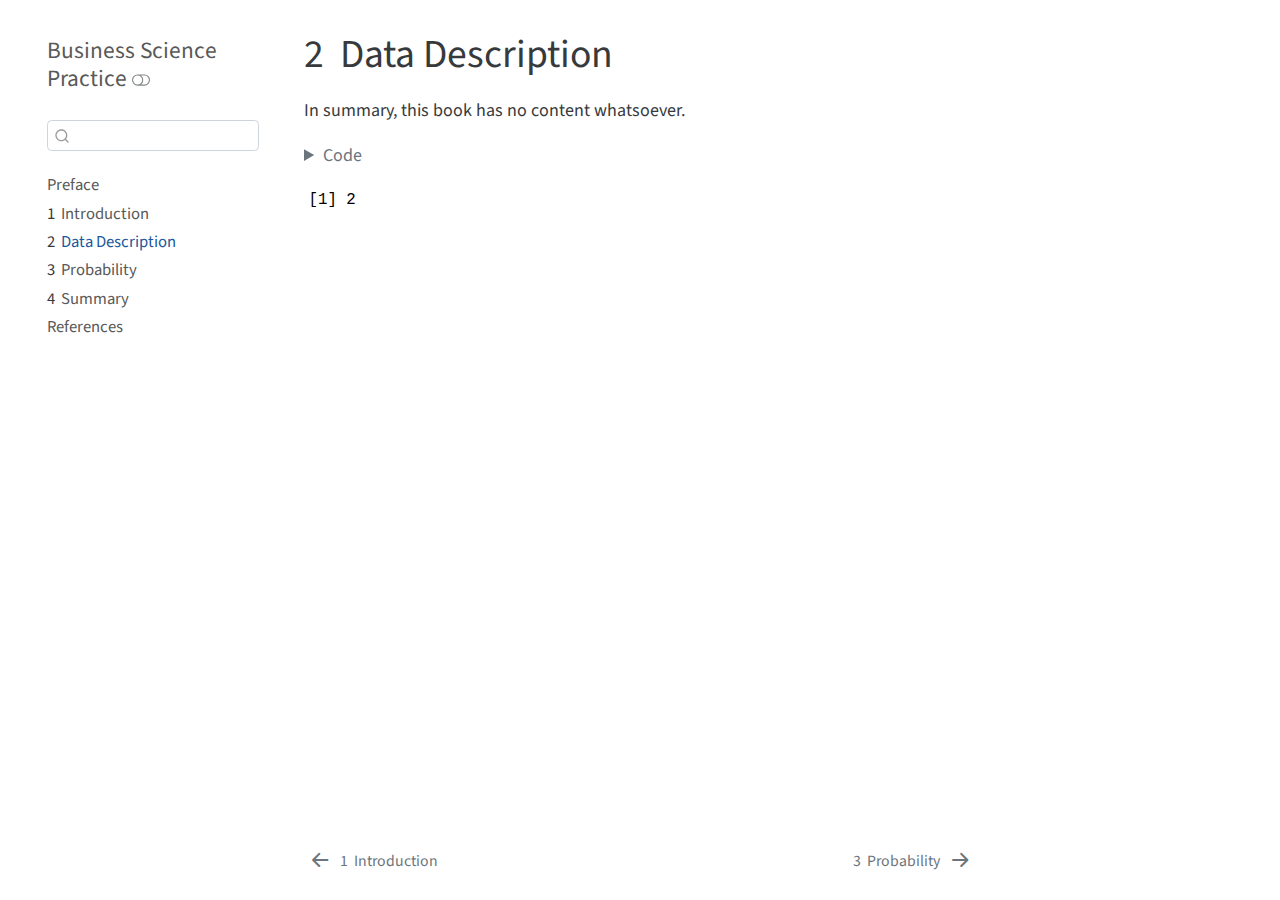
<file: _book/data-desc.html>
<!DOCTYPE html>
<html xmlns="http://www.w3.org/1999/xhtml" lang="en" xml:lang="en"><head>

<meta charset="utf-8">
<meta name="generator" content="quarto-1.2.269">

<meta name="viewport" content="width=device-width, initial-scale=1.0, user-scalable=yes">


<title>Business Science Practice - 2&nbsp; Data Description</title>
<style>
code{white-space: pre-wrap;}
span.smallcaps{font-variant: small-caps;}
div.columns{display: flex; gap: min(4vw, 1.5em);}
div.column{flex: auto; overflow-x: auto;}
div.hanging-indent{margin-left: 1.5em; text-indent: -1.5em;}
ul.task-list{list-style: none;}
ul.task-list li input[type="checkbox"] {
  width: 0.8em;
  margin: 0 0.8em 0.2em -1.6em;
  vertical-align: middle;
}
pre > code.sourceCode { white-space: pre; position: relative; }
pre > code.sourceCode > span { display: inline-block; line-height: 1.25; }
pre > code.sourceCode > span:empty { height: 1.2em; }
.sourceCode { overflow: visible; }
code.sourceCode > span { color: inherit; text-decoration: inherit; }
div.sourceCode { margin: 1em 0; }
pre.sourceCode { margin: 0; }
@media screen {
div.sourceCode { overflow: auto; }
}
@media print {
pre > code.sourceCode { white-space: pre-wrap; }
pre > code.sourceCode > span { text-indent: -5em; padding-left: 5em; }
}
pre.numberSource code
  { counter-reset: source-line 0; }
pre.numberSource code > span
  { position: relative; left: -4em; counter-increment: source-line; }
pre.numberSource code > span > a:first-child::before
  { content: counter(source-line);
    position: relative; left: -1em; text-align: right; vertical-align: baseline;
    border: none; display: inline-block;
    -webkit-touch-callout: none; -webkit-user-select: none;
    -khtml-user-select: none; -moz-user-select: none;
    -ms-user-select: none; user-select: none;
    padding: 0 4px; width: 4em;
    color: #aaaaaa;
  }
pre.numberSource { margin-left: 3em; border-left: 1px solid #aaaaaa;  padding-left: 4px; }
div.sourceCode
  {   }
@media screen {
pre > code.sourceCode > span > a:first-child::before { text-decoration: underline; }
}
code span.al { color: #ff0000; font-weight: bold; } /* Alert */
code span.an { color: #60a0b0; font-weight: bold; font-style: italic; } /* Annotation */
code span.at { color: #7d9029; } /* Attribute */
code span.bn { color: #40a070; } /* BaseN */
code span.bu { color: #008000; } /* BuiltIn */
code span.cf { color: #007020; font-weight: bold; } /* ControlFlow */
code span.ch { color: #4070a0; } /* Char */
code span.cn { color: #880000; } /* Constant */
code span.co { color: #60a0b0; font-style: italic; } /* Comment */
code span.cv { color: #60a0b0; font-weight: bold; font-style: italic; } /* CommentVar */
code span.do { color: #ba2121; font-style: italic; } /* Documentation */
code span.dt { color: #902000; } /* DataType */
code span.dv { color: #40a070; } /* DecVal */
code span.er { color: #ff0000; font-weight: bold; } /* Error */
code span.ex { } /* Extension */
code span.fl { color: #40a070; } /* Float */
code span.fu { color: #06287e; } /* Function */
code span.im { color: #008000; font-weight: bold; } /* Import */
code span.in { color: #60a0b0; font-weight: bold; font-style: italic; } /* Information */
code span.kw { color: #007020; font-weight: bold; } /* Keyword */
code span.op { color: #666666; } /* Operator */
code span.ot { color: #007020; } /* Other */
code span.pp { color: #bc7a00; } /* Preprocessor */
code span.sc { color: #4070a0; } /* SpecialChar */
code span.ss { color: #bb6688; } /* SpecialString */
code span.st { color: #4070a0; } /* String */
code span.va { color: #19177c; } /* Variable */
code span.vs { color: #4070a0; } /* VerbatimString */
code span.wa { color: #60a0b0; font-weight: bold; font-style: italic; } /* Warning */
</style>


<script src="site_libs/quarto-nav/quarto-nav.js"></script>
<script src="site_libs/quarto-nav/headroom.min.js"></script>
<script src="site_libs/clipboard/clipboard.min.js"></script>
<script src="site_libs/quarto-search/autocomplete.umd.js"></script>
<script src="site_libs/quarto-search/fuse.min.js"></script>
<script src="site_libs/quarto-search/quarto-search.js"></script>
<meta name="quarto:offset" content="./">
<link href="./prob.html" rel="next">
<link href="./intro.html" rel="prev">
<script src="site_libs/quarto-html/quarto.js"></script>
<script src="site_libs/quarto-html/popper.min.js"></script>
<script src="site_libs/quarto-html/tippy.umd.min.js"></script>
<script src="site_libs/quarto-html/anchor.min.js"></script>
<link href="site_libs/quarto-html/tippy.css" rel="stylesheet">
<link href="site_libs/quarto-html/quarto-syntax-highlighting.css" rel="stylesheet" class="quarto-color-scheme" id="quarto-text-highlighting-styles">
<link href="site_libs/quarto-html/quarto-syntax-highlighting-dark.css" rel="prefetch" class="quarto-color-scheme quarto-color-alternate" id="quarto-text-highlighting-styles">
<script src="site_libs/bootstrap/bootstrap.min.js"></script>
<link href="site_libs/bootstrap/bootstrap-icons.css" rel="stylesheet">
<link href="site_libs/bootstrap/bootstrap.min.css" rel="stylesheet" class="quarto-color-scheme" id="quarto-bootstrap" data-mode="dark">
<link href="site_libs/bootstrap/bootstrap-dark.min.css" rel="prefetch" class="quarto-color-scheme quarto-color-alternate" id="quarto-bootstrap" data-mode="light">
<script id="quarto-search-options" type="application/json">{
  "location": "sidebar",
  "copy-button": false,
  "collapse-after": 3,
  "panel-placement": "start",
  "type": "textbox",
  "limit": 20,
  "language": {
    "search-no-results-text": "No results",
    "search-matching-documents-text": "matching documents",
    "search-copy-link-title": "Copy link to search",
    "search-hide-matches-text": "Hide additional matches",
    "search-more-match-text": "more match in this document",
    "search-more-matches-text": "more matches in this document",
    "search-clear-button-title": "Clear",
    "search-detached-cancel-button-title": "Cancel",
    "search-submit-button-title": "Submit"
  }
}</script>


</head>

<body class="nav-sidebar floating">

<div id="quarto-search-results"></div>
  <header id="quarto-header" class="headroom fixed-top">
  <nav class="quarto-secondary-nav" data-bs-toggle="collapse" data-bs-target="#quarto-sidebar" aria-controls="quarto-sidebar" aria-expanded="false" aria-label="Toggle sidebar navigation" onclick="if (window.quartoToggleHeadroom) { window.quartoToggleHeadroom(); }">
    <div class="container-fluid d-flex justify-content-between">
      <h1 class="quarto-secondary-nav-title"><span class="chapter-number">2</span>&nbsp; <span class="chapter-title">Data Description</span></h1>
      <button type="button" class="quarto-btn-toggle btn" aria-label="Show secondary navigation">
        <i class="bi bi-chevron-right"></i>
      </button>
    </div>
  </nav>
</header>
<!-- content -->
<div id="quarto-content" class="quarto-container page-columns page-rows-contents page-layout-article">
<!-- sidebar -->
  <nav id="quarto-sidebar" class="sidebar collapse sidebar-navigation floating overflow-auto">
    <div class="pt-lg-2 mt-2 text-left sidebar-header">
    <div class="sidebar-title mb-0 py-0">
      <a href="./">Business Science Practice</a> 
        <div class="sidebar-tools-main">
  <a href="" class="quarto-color-scheme-toggle sidebar-tool" onclick="window.quartoToggleColorScheme(); return false;" title="Toggle dark mode"><i class="bi"></i></a>
</div>
    </div>
      </div>
      <div class="mt-2 flex-shrink-0 align-items-center">
        <div class="sidebar-search">
        <div id="quarto-search" class="" title="Search"></div>
        </div>
      </div>
    <div class="sidebar-menu-container"> 
    <ul class="list-unstyled mt-1">
        <li class="sidebar-item">
  <div class="sidebar-item-container"> 
  <a href="./index.html" class="sidebar-item-text sidebar-link">Preface</a>
  </div>
</li>
        <li class="sidebar-item">
  <div class="sidebar-item-container"> 
  <a href="./intro.html" class="sidebar-item-text sidebar-link"><span class="chapter-number">1</span>&nbsp; <span class="chapter-title">Introduction</span></a>
  </div>
</li>
        <li class="sidebar-item">
  <div class="sidebar-item-container"> 
  <a href="./data-desc.html" class="sidebar-item-text sidebar-link active"><span class="chapter-number">2</span>&nbsp; <span class="chapter-title">Data Description</span></a>
  </div>
</li>
        <li class="sidebar-item">
  <div class="sidebar-item-container"> 
  <a href="./prob.html" class="sidebar-item-text sidebar-link"><span class="chapter-number">3</span>&nbsp; <span class="chapter-title">Probability</span></a>
  </div>
</li>
        <li class="sidebar-item">
  <div class="sidebar-item-container"> 
  <a href="./summary.html" class="sidebar-item-text sidebar-link"><span class="chapter-number">4</span>&nbsp; <span class="chapter-title">Summary</span></a>
  </div>
</li>
        <li class="sidebar-item">
  <div class="sidebar-item-container"> 
  <a href="./references.html" class="sidebar-item-text sidebar-link">References</a>
  </div>
</li>
    </ul>
    </div>
</nav>
<!-- margin-sidebar -->
    <div id="quarto-margin-sidebar" class="sidebar margin-sidebar">
        
    </div>
<!-- main -->
<main class="content" id="quarto-document-content">

<header id="title-block-header" class="quarto-title-block default">
<div class="quarto-title">
<h1 class="title d-none d-lg-block"><span class="chapter-number">2</span>&nbsp; <span class="chapter-title">Data Description</span></h1>
</div>



<div class="quarto-title-meta">

    
  
    
  </div>
  

</header>

<p>In summary, this book has no content whatsoever.</p>
<div class="cell">
<details>
<summary>Code</summary>
<div class="sourceCode cell-code" id="cb1"><pre class="sourceCode r code-with-copy"><code class="sourceCode r"><span id="cb1-1"><a href="#cb1-1" aria-hidden="true" tabindex="-1"></a><span class="dv">1</span> <span class="sc">+</span> <span class="dv">1</span></span></code><button title="Copy to Clipboard" class="code-copy-button"><i class="bi"></i></button></pre></div>
</details>
<div class="cell-output cell-output-stdout">
<pre><code>[1] 2</code></pre>
</div>
</div>



</main> <!-- /main -->
<script id="quarto-html-after-body" type="application/javascript">
window.document.addEventListener("DOMContentLoaded", function (event) {
  const toggleBodyColorMode = (bsSheetEl) => {
    const mode = bsSheetEl.getAttribute("data-mode");
    const bodyEl = window.document.querySelector("body");
    if (mode === "dark") {
      bodyEl.classList.add("quarto-dark");
      bodyEl.classList.remove("quarto-light");
    } else {
      bodyEl.classList.add("quarto-light");
      bodyEl.classList.remove("quarto-dark");
    }
  }
  const toggleBodyColorPrimary = () => {
    const bsSheetEl = window.document.querySelector("link#quarto-bootstrap");
    if (bsSheetEl) {
      toggleBodyColorMode(bsSheetEl);
    }
  }
  toggleBodyColorPrimary();  
  const disableStylesheet = (stylesheets) => {
    for (let i=0; i < stylesheets.length; i++) {
      const stylesheet = stylesheets[i];
      stylesheet.rel = 'prefetch';
    }
  }
  const enableStylesheet = (stylesheets) => {
    for (let i=0; i < stylesheets.length; i++) {
      const stylesheet = stylesheets[i];
      stylesheet.rel = 'stylesheet';
    }
  }
  const manageTransitions = (selector, allowTransitions) => {
    const els = window.document.querySelectorAll(selector);
    for (let i=0; i < els.length; i++) {
      const el = els[i];
      if (allowTransitions) {
        el.classList.remove('notransition');
      } else {
        el.classList.add('notransition');
      }
    }
  }
  const toggleColorMode = (alternate) => {
    // Switch the stylesheets
    const alternateStylesheets = window.document.querySelectorAll('link.quarto-color-scheme.quarto-color-alternate');
    manageTransitions('#quarto-margin-sidebar .nav-link', false);
    if (alternate) {
      enableStylesheet(alternateStylesheets);
      for (const sheetNode of alternateStylesheets) {
        if (sheetNode.id === "quarto-bootstrap") {
          toggleBodyColorMode(sheetNode);
        }
      }
    } else {
      disableStylesheet(alternateStylesheets);
      toggleBodyColorPrimary();
    }
    manageTransitions('#quarto-margin-sidebar .nav-link', true);
    // Switch the toggles
    const toggles = window.document.querySelectorAll('.quarto-color-scheme-toggle');
    for (let i=0; i < toggles.length; i++) {
      const toggle = toggles[i];
      if (toggle) {
        if (alternate) {
          toggle.classList.add("alternate");     
        } else {
          toggle.classList.remove("alternate");
        }
      }
    }
    // Hack to workaround the fact that safari doesn't
    // properly recolor the scrollbar when toggling (#1455)
    if (navigator.userAgent.indexOf('Safari') > 0 && navigator.userAgent.indexOf('Chrome') == -1) {
      manageTransitions("body", false);
      window.scrollTo(0, 1);
      setTimeout(() => {
        window.scrollTo(0, 0);
        manageTransitions("body", true);
      }, 40);  
    }
  }
  const isFileUrl = () => { 
    return window.location.protocol === 'file:';
  }
  const hasAlternateSentinel = () => {  
    let styleSentinel = getColorSchemeSentinel();
    if (styleSentinel !== null) {
      return styleSentinel === "alternate";
    } else {
      return false;
    }
  }
  const setStyleSentinel = (alternate) => {
    const value = alternate ? "alternate" : "default";
    if (!isFileUrl()) {
      window.localStorage.setItem("quarto-color-scheme", value);
    } else {
      localAlternateSentinel = value;
    }
  }
  const getColorSchemeSentinel = () => {
    if (!isFileUrl()) {
      const storageValue = window.localStorage.getItem("quarto-color-scheme");
      return storageValue != null ? storageValue : localAlternateSentinel;
    } else {
      return localAlternateSentinel;
    }
  }
  let localAlternateSentinel = 'default';
  // Dark / light mode switch
  window.quartoToggleColorScheme = () => {
    // Read the current dark / light value 
    let toAlternate = !hasAlternateSentinel();
    toggleColorMode(toAlternate);
    setStyleSentinel(toAlternate);
  };
  // Ensure there is a toggle, if there isn't float one in the top right
  if (window.document.querySelector('.quarto-color-scheme-toggle') === null) {
    const a = window.document.createElement('a');
    a.classList.add('top-right');
    a.classList.add('quarto-color-scheme-toggle');
    a.href = "";
    a.onclick = function() { try { window.quartoToggleColorScheme(); } catch {} return false; };
    const i = window.document.createElement("i");
    i.classList.add('bi');
    a.appendChild(i);
    window.document.body.appendChild(a);
  }
  // Switch to dark mode if need be
  if (hasAlternateSentinel()) {
    toggleColorMode(true);
  } else {
    toggleColorMode(false);
  }
  const icon = "";
  const anchorJS = new window.AnchorJS();
  anchorJS.options = {
    placement: 'right',
    icon: icon
  };
  anchorJS.add('.anchored');
  const clipboard = new window.ClipboardJS('.code-copy-button', {
    target: function(trigger) {
      return trigger.previousElementSibling;
    }
  });
  clipboard.on('success', function(e) {
    // button target
    const button = e.trigger;
    // don't keep focus
    button.blur();
    // flash "checked"
    button.classList.add('code-copy-button-checked');
    var currentTitle = button.getAttribute("title");
    button.setAttribute("title", "Copied!");
    let tooltip;
    if (window.bootstrap) {
      button.setAttribute("data-bs-toggle", "tooltip");
      button.setAttribute("data-bs-placement", "left");
      button.setAttribute("data-bs-title", "Copied!");
      tooltip = new bootstrap.Tooltip(button, 
        { trigger: "manual", 
          customClass: "code-copy-button-tooltip",
          offset: [0, -8]});
      tooltip.show();    
    }
    setTimeout(function() {
      if (tooltip) {
        tooltip.hide();
        button.removeAttribute("data-bs-title");
        button.removeAttribute("data-bs-toggle");
        button.removeAttribute("data-bs-placement");
      }
      button.setAttribute("title", currentTitle);
      button.classList.remove('code-copy-button-checked');
    }, 1000);
    // clear code selection
    e.clearSelection();
  });
  function tippyHover(el, contentFn) {
    const config = {
      allowHTML: true,
      content: contentFn,
      maxWidth: 500,
      delay: 100,
      arrow: false,
      appendTo: function(el) {
          return el.parentElement;
      },
      interactive: true,
      interactiveBorder: 10,
      theme: 'quarto',
      placement: 'bottom-start'
    };
    window.tippy(el, config); 
  }
  const noterefs = window.document.querySelectorAll('a[role="doc-noteref"]');
  for (var i=0; i<noterefs.length; i++) {
    const ref = noterefs[i];
    tippyHover(ref, function() {
      // use id or data attribute instead here
      let href = ref.getAttribute('data-footnote-href') || ref.getAttribute('href');
      try { href = new URL(href).hash; } catch {}
      const id = href.replace(/^#\/?/, "");
      const note = window.document.getElementById(id);
      return note.innerHTML;
    });
  }
  const findCites = (el) => {
    const parentEl = el.parentElement;
    if (parentEl) {
      const cites = parentEl.dataset.cites;
      if (cites) {
        return {
          el,
          cites: cites.split(' ')
        };
      } else {
        return findCites(el.parentElement)
      }
    } else {
      return undefined;
    }
  };
  var bibliorefs = window.document.querySelectorAll('a[role="doc-biblioref"]');
  for (var i=0; i<bibliorefs.length; i++) {
    const ref = bibliorefs[i];
    const citeInfo = findCites(ref);
    if (citeInfo) {
      tippyHover(citeInfo.el, function() {
        var popup = window.document.createElement('div');
        citeInfo.cites.forEach(function(cite) {
          var citeDiv = window.document.createElement('div');
          citeDiv.classList.add('hanging-indent');
          citeDiv.classList.add('csl-entry');
          var biblioDiv = window.document.getElementById('ref-' + cite);
          if (biblioDiv) {
            citeDiv.innerHTML = biblioDiv.innerHTML;
          }
          popup.appendChild(citeDiv);
        });
        return popup.innerHTML;
      });
    }
  }
});
</script>
<nav class="page-navigation">
  <div class="nav-page nav-page-previous">
      <a href="./intro.html" class="pagination-link">
        <i class="bi bi-arrow-left-short"></i> <span class="nav-page-text"><span class="chapter-number">1</span>&nbsp; <span class="chapter-title">Introduction</span></span>
      </a>          
  </div>
  <div class="nav-page nav-page-next">
      <a href="./prob.html" class="pagination-link">
        <span class="nav-page-text"><span class="chapter-number">3</span>&nbsp; <span class="chapter-title">Probability</span></span> <i class="bi bi-arrow-right-short"></i>
      </a>
  </div>
</nav>
</div> <!-- /content -->



</body></html>
</file>
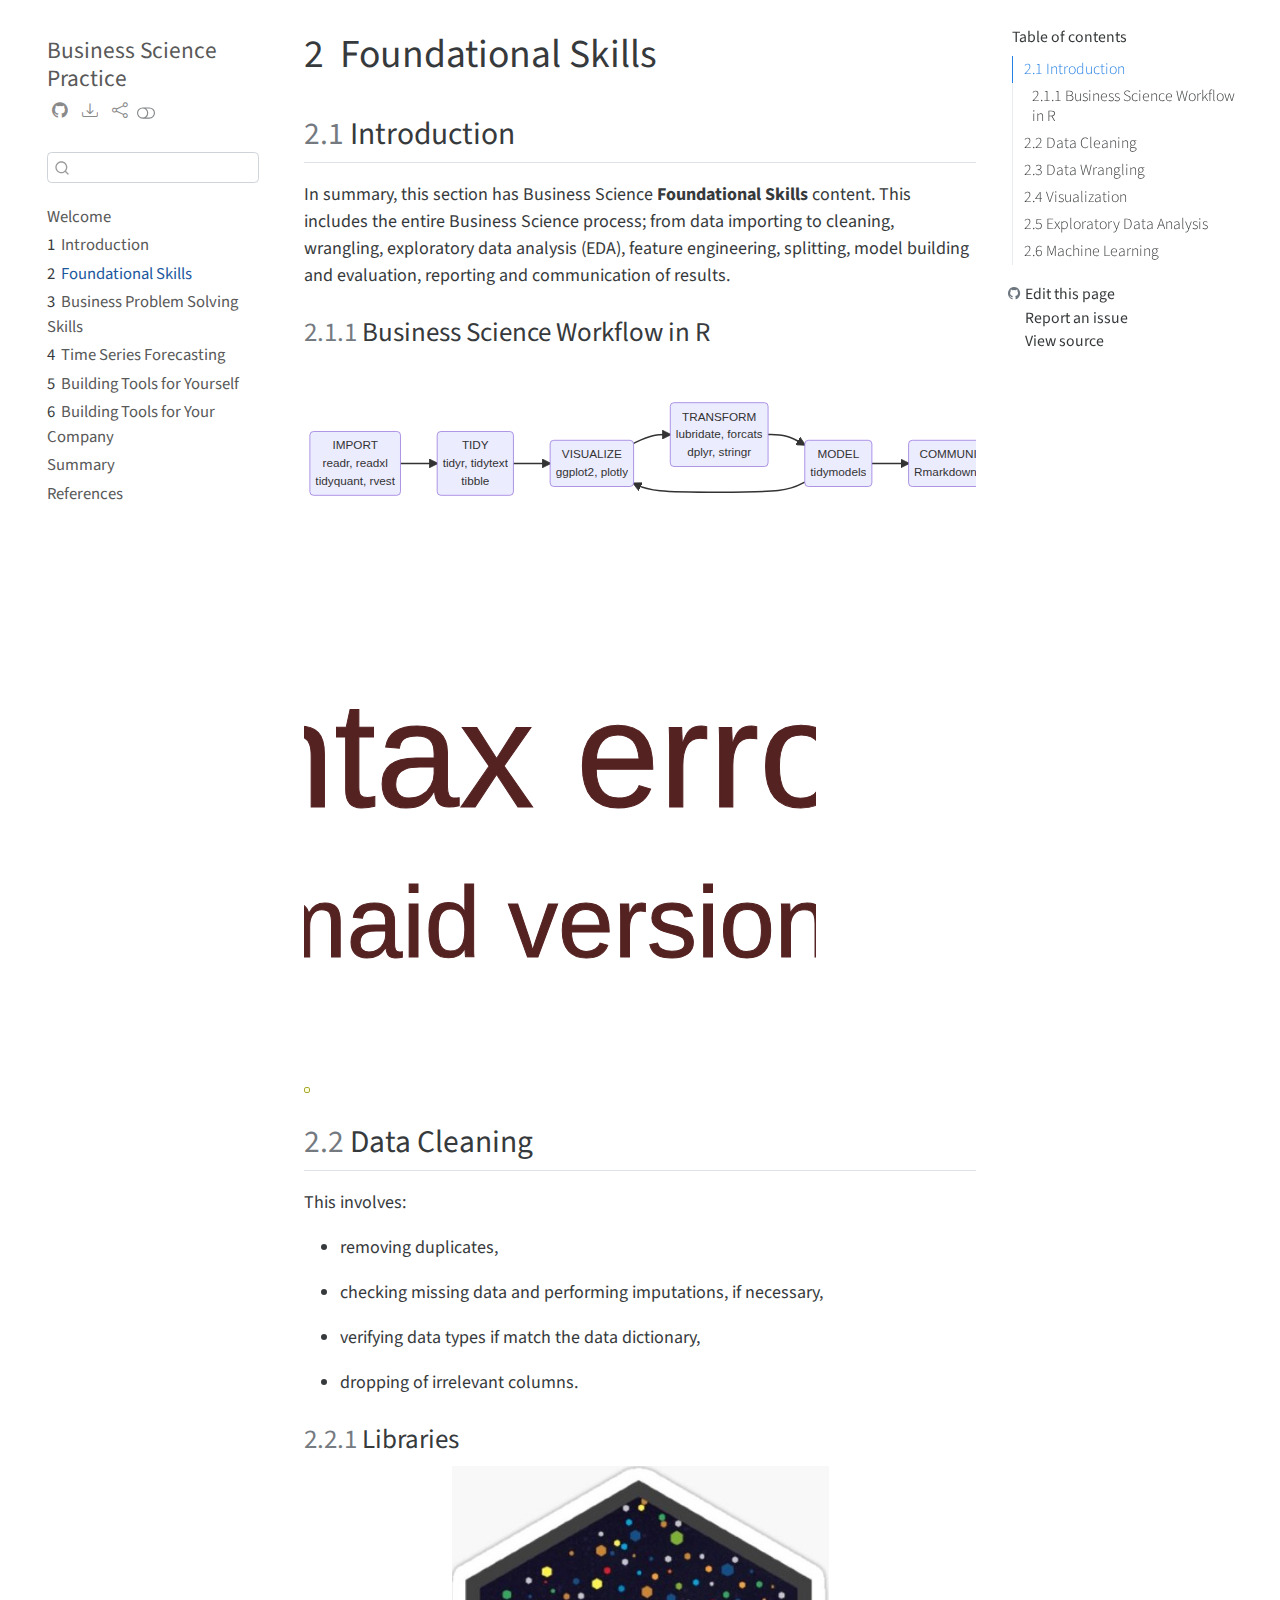
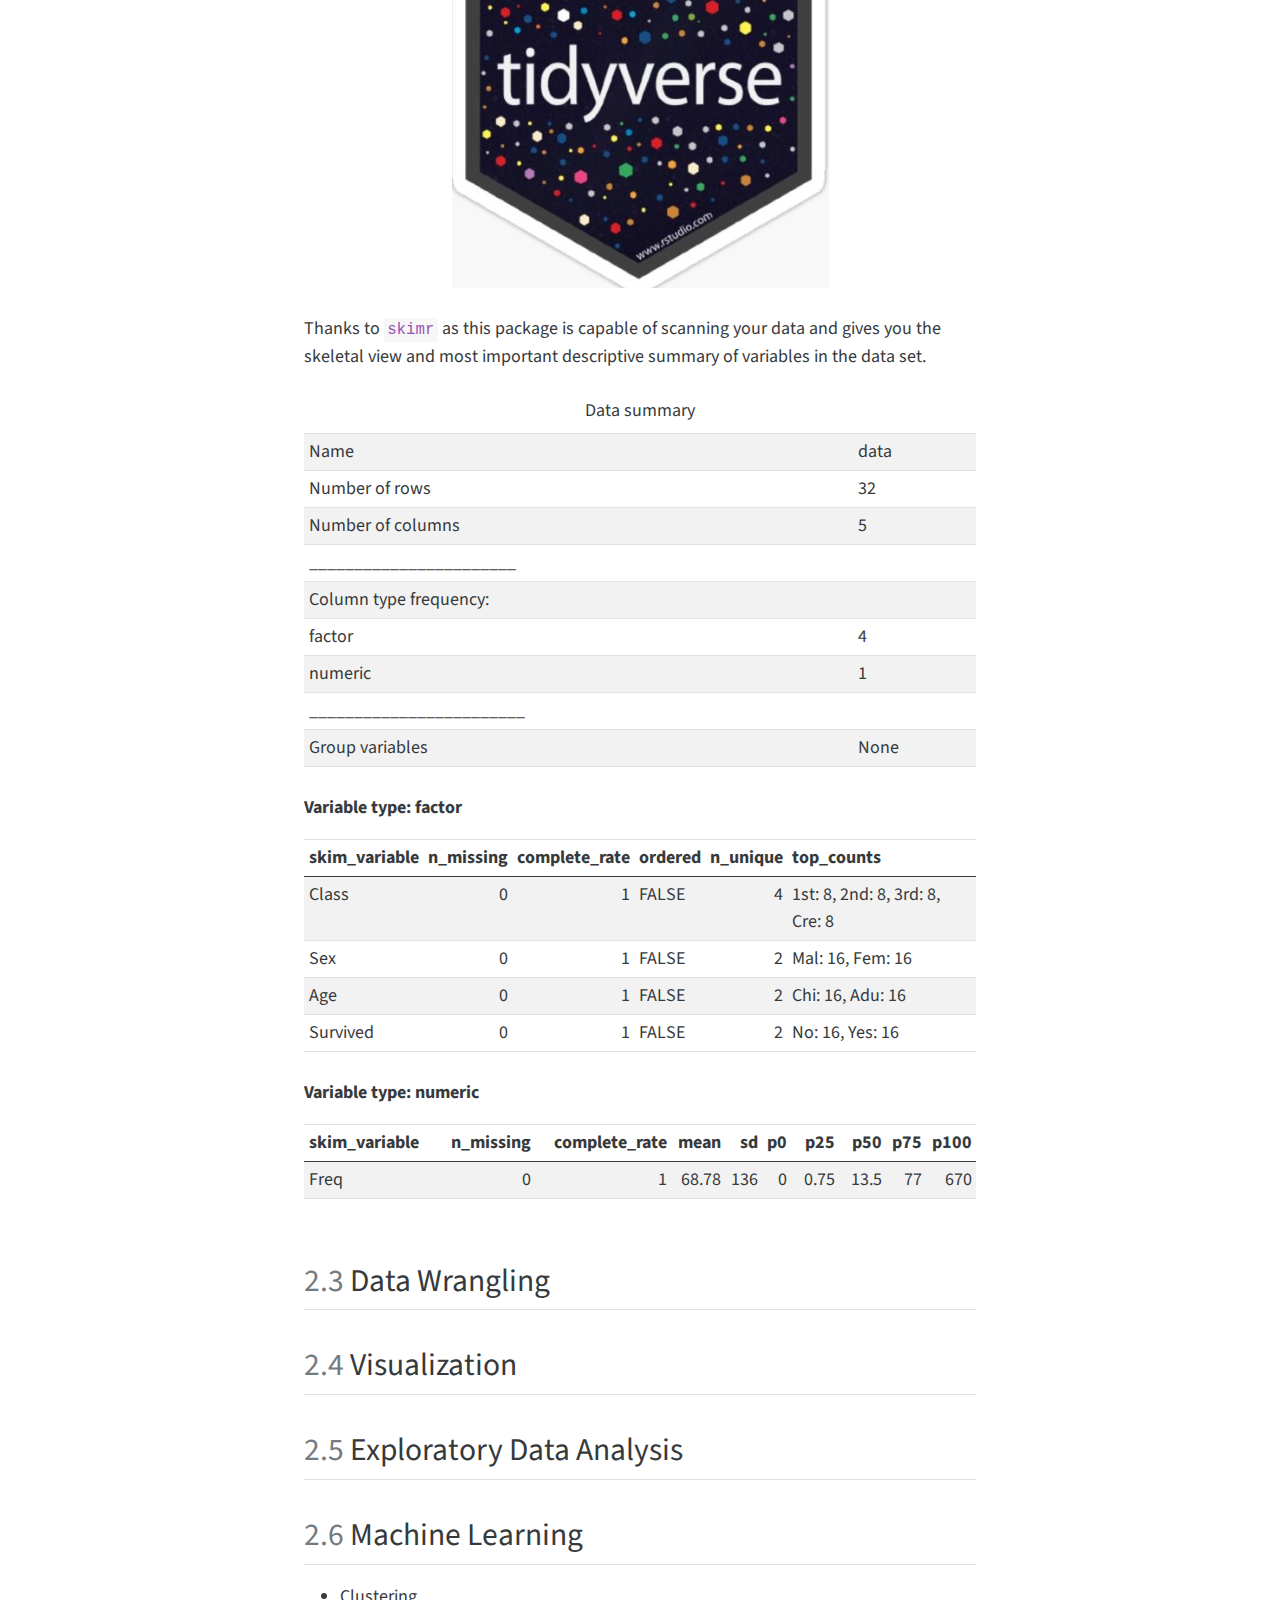
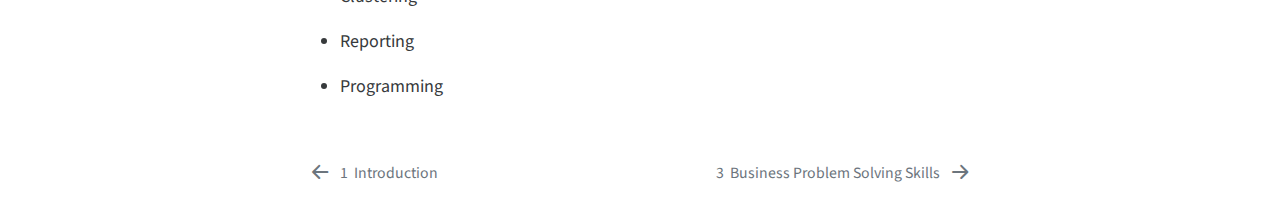
<file: _book/foundational.html>
<!DOCTYPE html>
<html xmlns="http://www.w3.org/1999/xhtml" lang="en" xml:lang="en"><head>

<meta charset="utf-8">
<meta name="generator" content="quarto-1.2.269">

<meta name="viewport" content="width=device-width, initial-scale=1.0, user-scalable=yes">


<title>Business Science Practice - 2&nbsp; Foundational Skills</title>
<style>
code{white-space: pre-wrap;}
span.smallcaps{font-variant: small-caps;}
div.columns{display: flex; gap: min(4vw, 1.5em);}
div.column{flex: auto; overflow-x: auto;}
div.hanging-indent{margin-left: 1.5em; text-indent: -1.5em;}
ul.task-list{list-style: none;}
ul.task-list li input[type="checkbox"] {
  width: 0.8em;
  margin: 0 0.8em 0.2em -1.6em;
  vertical-align: middle;
}
</style>


<script src="site_libs/quarto-nav/quarto-nav.js"></script>
<script src="site_libs/quarto-nav/headroom.min.js"></script>
<script src="site_libs/clipboard/clipboard.min.js"></script>
<script src="site_libs/quarto-search/autocomplete.umd.js"></script>
<script src="site_libs/quarto-search/fuse.min.js"></script>
<script src="site_libs/quarto-search/quarto-search.js"></script>
<meta name="quarto:offset" content="./">
<link href="./problem-solving.html" rel="next">
<link href="./intro.html" rel="prev">
<script src="site_libs/quarto-html/quarto.js"></script>
<script src="site_libs/quarto-html/popper.min.js"></script>
<script src="site_libs/quarto-html/tippy.umd.min.js"></script>
<script src="site_libs/quarto-html/anchor.min.js"></script>
<link href="site_libs/quarto-html/tippy.css" rel="stylesheet">
<link href="site_libs/quarto-html/quarto-syntax-highlighting.css" rel="stylesheet" class="quarto-color-scheme" id="quarto-text-highlighting-styles">
<link href="site_libs/quarto-html/quarto-syntax-highlighting-dark.css" rel="prefetch" class="quarto-color-scheme quarto-color-alternate" id="quarto-text-highlighting-styles">
<script src="site_libs/bootstrap/bootstrap.min.js"></script>
<link href="site_libs/bootstrap/bootstrap-icons.css" rel="stylesheet">
<link href="site_libs/bootstrap/bootstrap.min.css" rel="stylesheet" class="quarto-color-scheme" id="quarto-bootstrap" data-mode="dark">
<link href="site_libs/bootstrap/bootstrap-dark.min.css" rel="prefetch" class="quarto-color-scheme quarto-color-alternate" id="quarto-bootstrap" data-mode="light">
<script id="quarto-search-options" type="application/json">{
  "location": "sidebar",
  "copy-button": false,
  "collapse-after": 3,
  "panel-placement": "start",
  "type": "textbox",
  "limit": 20,
  "language": {
    "search-no-results-text": "No results",
    "search-matching-documents-text": "matching documents",
    "search-copy-link-title": "Copy link to search",
    "search-hide-matches-text": "Hide additional matches",
    "search-more-match-text": "more match in this document",
    "search-more-matches-text": "more matches in this document",
    "search-clear-button-title": "Clear",
    "search-detached-cancel-button-title": "Cancel",
    "search-submit-button-title": "Submit"
  }
}</script>
<script src="site_libs/quarto-diagram/mermaid.min.js"></script>
<script src="site_libs/quarto-diagram/mermaid-init.js"></script>
<link href="site_libs/quarto-diagram/mermaid.css" rel="stylesheet">


</head>

<body class="nav-sidebar floating">

<div id="quarto-search-results"></div>
  <header id="quarto-header" class="headroom fixed-top">
  <nav class="quarto-secondary-nav" data-bs-toggle="collapse" data-bs-target="#quarto-sidebar" aria-controls="quarto-sidebar" aria-expanded="false" aria-label="Toggle sidebar navigation" onclick="if (window.quartoToggleHeadroom) { window.quartoToggleHeadroom(); }">
    <div class="container-fluid d-flex justify-content-between">
      <h1 class="quarto-secondary-nav-title"><span class="chapter-number">2</span>&nbsp; <span class="chapter-title">Foundational Skills</span></h1>
      <button type="button" class="quarto-btn-toggle btn" aria-label="Show secondary navigation">
        <i class="bi bi-chevron-right"></i>
      </button>
    </div>
  </nav>
</header>
<!-- content -->
<div id="quarto-content" class="quarto-container page-columns page-rows-contents page-layout-article">
<!-- sidebar -->
  <nav id="quarto-sidebar" class="sidebar collapse sidebar-navigation floating overflow-auto">
    <div class="pt-lg-2 mt-2 text-left sidebar-header">
    <div class="sidebar-title mb-0 py-0">
      <a href="./">Business Science Practice</a> 
        <div class="sidebar-tools-main tools-wide">
    <a href="https://github.com/eddychetz/business-science-book.git" title="Source Code" class="sidebar-tool px-1"><i class="bi bi-github"></i></a>
    <a href="" title="Download" id="sidebar-tool-dropdown-0" class="sidebar-tool dropdown-toggle px-1" data-bs-toggle="dropdown" aria-expanded="false"><i class="bi bi-download"></i></a>
    <ul class="dropdown-menu" aria-labelledby="sidebar-tool-dropdown-0">
        <li>
          <a class="dropdown-item sidebar-tools-main-item" href="./Business-Science-Practice.pdf">
            <i class="bi bi-bi-file-pdf pe-1"></i>
          Download PDF
          </a>
        </li>
        <li>
          <a class="dropdown-item sidebar-tools-main-item" href="./Business-Science-Practice.epub">
            <i class="bi bi-bi-journal pe-1"></i>
          Download ePub
          </a>
        </li>
    </ul>
    <a href="" title="Share" id="sidebar-tool-dropdown-1" class="sidebar-tool dropdown-toggle px-1" data-bs-toggle="dropdown" aria-expanded="false"><i class="bi bi-share"></i></a>
    <ul class="dropdown-menu" aria-labelledby="sidebar-tool-dropdown-1">
        <li>
          <a class="dropdown-item sidebar-tools-main-item" href="https://www.facebook.com/sharer/sharer.php?u=|url|">
            <i class="bi bi-bi-facebook pe-1"></i>
          Facebook
          </a>
        </li>
        <li>
          <a class="dropdown-item sidebar-tools-main-item" href="https://twitter.com/intent/tweet?url=|url|">
            <i class="bi bi-bi-twitter pe-1"></i>
          Twitter
          </a>
        </li>
    </ul>
  <a href="" class="quarto-color-scheme-toggle sidebar-tool" onclick="window.quartoToggleColorScheme(); return false;" title="Toggle dark mode"><i class="bi"></i></a>
</div>
    </div>
      </div>
      <div class="mt-2 flex-shrink-0 align-items-center">
        <div class="sidebar-search">
        <div id="quarto-search" class="" title="Search"></div>
        </div>
      </div>
    <div class="sidebar-menu-container"> 
    <ul class="list-unstyled mt-1">
        <li class="sidebar-item">
  <div class="sidebar-item-container"> 
  <a href="./index.html" class="sidebar-item-text sidebar-link">Welcome</a>
  </div>
</li>
        <li class="sidebar-item">
  <div class="sidebar-item-container"> 
  <a href="./intro.html" class="sidebar-item-text sidebar-link"><span class="chapter-number">1</span>&nbsp; <span class="chapter-title">Introduction</span></a>
  </div>
</li>
        <li class="sidebar-item">
  <div class="sidebar-item-container"> 
  <a href="./foundational.html" class="sidebar-item-text sidebar-link active"><span class="chapter-number">2</span>&nbsp; <span class="chapter-title">Foundational Skills</span></a>
  </div>
</li>
        <li class="sidebar-item">
  <div class="sidebar-item-container"> 
  <a href="./problem-solving.html" class="sidebar-item-text sidebar-link"><span class="chapter-number">3</span>&nbsp; <span class="chapter-title">Business Problem Solving Skills</span></a>
  </div>
</li>
        <li class="sidebar-item">
  <div class="sidebar-item-container"> 
  <a href="./time-series.html" class="sidebar-item-text sidebar-link"><span class="chapter-number">4</span>&nbsp; <span class="chapter-title">Time Series Forecasting</span></a>
  </div>
</li>
        <li class="sidebar-item">
  <div class="sidebar-item-container"> 
  <a href="./build-portfolio-tools.html" class="sidebar-item-text sidebar-link"><span class="chapter-number">5</span>&nbsp; <span class="chapter-title">Building Tools for Yourself</span></a>
  </div>
</li>
        <li class="sidebar-item">
  <div class="sidebar-item-container"> 
  <a href="./build-company-tools.html" class="sidebar-item-text sidebar-link"><span class="chapter-number">6</span>&nbsp; <span class="chapter-title">Building Tools for Your Company</span></a>
  </div>
</li>
        <li class="sidebar-item">
  <div class="sidebar-item-container"> 
  <a href="./summary.html" class="sidebar-item-text sidebar-link">Summary</a>
  </div>
</li>
        <li class="sidebar-item">
  <div class="sidebar-item-container"> 
  <a href="./references.html" class="sidebar-item-text sidebar-link">References</a>
  </div>
</li>
    </ul>
    </div>
</nav>
<!-- margin-sidebar -->
    <div id="quarto-margin-sidebar" class="sidebar margin-sidebar">
        <nav id="TOC" role="doc-toc" class="toc-active">
    <h2 id="toc-title">Table of contents</h2>
   
  <ul>
  <li><a href="#introduction" id="toc-introduction" class="nav-link active" data-scroll-target="#introduction"><span class="toc-section-number">2.1</span>  Introduction</a>
  <ul class="collapse">
  <li><a href="#business-science-workflow-in-r" id="toc-business-science-workflow-in-r" class="nav-link" data-scroll-target="#business-science-workflow-in-r"><span class="toc-section-number">2.1.1</span>  Business Science Workflow in R</a></li>
  </ul></li>
  <li><a href="#data-cleaning" id="toc-data-cleaning" class="nav-link" data-scroll-target="#data-cleaning"><span class="toc-section-number">2.2</span>  Data Cleaning</a>
  <ul class="collapse">
  <li><a href="#libraries" id="toc-libraries" class="nav-link" data-scroll-target="#libraries"><span class="toc-section-number">2.2.1</span>  Libraries</a></li>
  </ul></li>
  <li><a href="#data-wrangling" id="toc-data-wrangling" class="nav-link" data-scroll-target="#data-wrangling"><span class="toc-section-number">2.3</span>  Data Wrangling</a></li>
  <li><a href="#visualization" id="toc-visualization" class="nav-link" data-scroll-target="#visualization"><span class="toc-section-number">2.4</span>  Visualization</a></li>
  <li><a href="#exploratory-data-analysis" id="toc-exploratory-data-analysis" class="nav-link" data-scroll-target="#exploratory-data-analysis"><span class="toc-section-number">2.5</span>  Exploratory Data Analysis</a></li>
  <li><a href="#machine-learning" id="toc-machine-learning" class="nav-link" data-scroll-target="#machine-learning"><span class="toc-section-number">2.6</span>  Machine Learning</a></li>
  </ul>
<div class="toc-actions"><div><i class="bi bi-github"></i></div><div class="action-links"><p><a href="https://github.com/eddychetz/business-science-book.git/edit/main/foundational.qmd" class="toc-action">Edit this page</a></p><p><a href="https://github.com/eddychetz/business-science-book.git/issues/new" class="toc-action">Report an issue</a></p><p><a href="https://github.com/eddychetz/business-science-book.git/blob/main/foundational.qmd" class="toc-action">View source</a></p></div></div></nav>
    </div>
<!-- main -->
<main class="content" id="quarto-document-content">

<header id="title-block-header" class="quarto-title-block default">
<div class="quarto-title">
<h1 class="title d-none d-lg-block"><span class="chapter-number">2</span>&nbsp; <span class="chapter-title">Foundational Skills</span></h1>
</div>



<div class="quarto-title-meta">

    
  
    
  </div>
  

</header>

<section id="introduction" class="level2" data-number="2.1">
<h2 data-number="2.1" class="anchored" data-anchor-id="introduction"><span class="header-section-number">2.1</span> Introduction</h2>
<p>In summary, this section has Business Science <strong>Foundational Skills</strong> content. This includes the entire Business Science process; from data importing to cleaning, wrangling, exploratory data analysis (EDA), feature engineering, splitting, model building and evaluation, reporting and communication of results.</p>
<section id="business-science-workflow-in-r" class="level3" data-number="2.1.1">
<h3 data-number="2.1.1" class="anchored" data-anchor-id="business-science-workflow-in-r"><span class="header-section-number">2.1.1</span> Business Science Workflow in R</h3>
<div class="cell" data-fig-height="1.5" data-fig-width="7.5">
<div class="cell-output-display">
<div>
<p>
</p><pre class="mermaid mermaid-js" data-tooltip-selector="#mermaid-tooltip-1">flowchart LR
  A(IMPORT &lt;br&gt; readr, readxl &lt;br&gt; tidyquant, rvest) --&gt; B(TIDY &lt;br&gt; tidyr, tidytext&lt;br&gt; tibble)
  B(TIDY &lt;br&gt; tidyr, tidytext &lt;br&gt; tibble) --&gt; C(VISUALIZE &lt;br&gt; ggplot2, plotly)
  C(VISUALIZE &lt;br&gt; ggplot2, plotly) --&gt; D(TRANSFORM &lt;br&gt; lubridate, forcats &lt;br&gt; dplyr, stringr)
  D(TRANSFORM &lt;br&gt; lubridate, forcats &lt;br&gt; dplyr, stringr) --&gt; E(MODEL &lt;br&gt; tidymodels)
  E(MODEL &lt;br&gt; tidymodels) --&gt; C(VISUALIZE &lt;br&gt; ggplot2, plotly)
  E(MODEL &lt;br&gt; tidymodels) --&gt; F(COMMUNICATE &lt;br&gt; Rmarkdown, Shiny)
</pre>
<div id="mermaid-tooltip-1" class="mermaidTooltip">

</div>
<p></p>
</div>
</div>
</div>
<div class="cell">
<div class="cell-output-display">
<div>
<p>
</p><pre class="mermaid mermaid-js" data-tooltip-selector="#mermaid-tooltip-2">journey
    title Business Science Workflow
    section Prepare Data
      Sourcing: 5: Business Problem
      Cleaning: 5: Business Problem
      Recasting: 5: Business Problem
    section Experimentation
      Go downstairs: 2: Business Value
      Sit down: 2: Business Value
    section Distribution
      Reporting:
      Distribution:
</pre>
<div id="mermaid-tooltip-2" class="mermaidTooltip">

</div>
<p></p>
</div>
</div>
</div>
</section>
</section>
<section id="data-cleaning" class="level2" data-number="2.2">
<h2 data-number="2.2" class="anchored" data-anchor-id="data-cleaning"><span class="header-section-number">2.2</span> Data Cleaning</h2>
<p>This involves:</p>
<ul>
<li><p>removing duplicates,</p></li>
<li><p>checking missing data and performing imputations, if necessary,</p></li>
<li><p>verifying data types if match the data dictionary,</p></li>
<li><p>dropping of irrelevant columns.</p></li>
</ul>
<section id="libraries" class="level3" data-number="2.2.1">
<h3 data-number="2.2.1" class="anchored" data-anchor-id="libraries"><span class="header-section-number">2.2.1</span> Libraries</h3>
<div class="cell">

</div>
<div class="quarto-figure quarto-figure-center">
<figure class="figure">
<p><img src="images/tidyverse.jpg" class="img-fluid figure-img" width="377"></p>
</figure>
</div>
<p>Thanks to <code>skimr</code> as this package is capable of scanning your data and gives you the skeletal view and most important descriptive summary of variables in the data set.</p>
<div class="cell">
<div class="cell-output-display">
<table class="table table-sm table-striped">
<caption>Data summary</caption>
<tbody>
<tr class="odd">
<td style="text-align: left;">Name</td>
<td style="text-align: left;">data</td>
</tr>
<tr class="even">
<td style="text-align: left;">Number of rows</td>
<td style="text-align: left;">32</td>
</tr>
<tr class="odd">
<td style="text-align: left;">Number of columns</td>
<td style="text-align: left;">5</td>
</tr>
<tr class="even">
<td style="text-align: left;">_______________________</td>
<td style="text-align: left;"></td>
</tr>
<tr class="odd">
<td style="text-align: left;">Column type frequency:</td>
<td style="text-align: left;"></td>
</tr>
<tr class="even">
<td style="text-align: left;">factor</td>
<td style="text-align: left;">4</td>
</tr>
<tr class="odd">
<td style="text-align: left;">numeric</td>
<td style="text-align: left;">1</td>
</tr>
<tr class="even">
<td style="text-align: left;">________________________</td>
<td style="text-align: left;"></td>
</tr>
<tr class="odd">
<td style="text-align: left;">Group variables</td>
<td style="text-align: left;">None</td>
</tr>
</tbody>
</table>
<p><strong>Variable type: factor</strong></p>
<table class="table table-sm table-striped">
<colgroup>
<col style="width: 16%">
<col style="width: 11%">
<col style="width: 16%">
<col style="width: 9%">
<col style="width: 10%">
<col style="width: 36%">
</colgroup>
<thead>
<tr class="header">
<th style="text-align: left;">skim_variable</th>
<th style="text-align: right;">n_missing</th>
<th style="text-align: right;">complete_rate</th>
<th style="text-align: left;">ordered</th>
<th style="text-align: right;">n_unique</th>
<th style="text-align: left;">top_counts</th>
</tr>
</thead>
<tbody>
<tr class="odd">
<td style="text-align: left;">Class</td>
<td style="text-align: right;">0</td>
<td style="text-align: right;">1</td>
<td style="text-align: left;">FALSE</td>
<td style="text-align: right;">4</td>
<td style="text-align: left;">1st: 8, 2nd: 8, 3rd: 8, Cre: 8</td>
</tr>
<tr class="even">
<td style="text-align: left;">Sex</td>
<td style="text-align: right;">0</td>
<td style="text-align: right;">1</td>
<td style="text-align: left;">FALSE</td>
<td style="text-align: right;">2</td>
<td style="text-align: left;">Mal: 16, Fem: 16</td>
</tr>
<tr class="odd">
<td style="text-align: left;">Age</td>
<td style="text-align: right;">0</td>
<td style="text-align: right;">1</td>
<td style="text-align: left;">FALSE</td>
<td style="text-align: right;">2</td>
<td style="text-align: left;">Chi: 16, Adu: 16</td>
</tr>
<tr class="even">
<td style="text-align: left;">Survived</td>
<td style="text-align: right;">0</td>
<td style="text-align: right;">1</td>
<td style="text-align: left;">FALSE</td>
<td style="text-align: right;">2</td>
<td style="text-align: left;">No: 16, Yes: 16</td>
</tr>
</tbody>
</table>
<p><strong>Variable type: numeric</strong></p>
<table class="table table-sm table-striped">
<colgroup>
<col style="width: 20%">
<col style="width: 14%">
<col style="width: 20%">
<col style="width: 8%">
<col style="width: 5%">
<col style="width: 4%">
<col style="width: 7%">
<col style="width: 7%">
<col style="width: 5%">
<col style="width: 7%">
</colgroup>
<thead>
<tr class="header">
<th style="text-align: left;">skim_variable</th>
<th style="text-align: right;">n_missing</th>
<th style="text-align: right;">complete_rate</th>
<th style="text-align: right;">mean</th>
<th style="text-align: right;">sd</th>
<th style="text-align: right;">p0</th>
<th style="text-align: right;">p25</th>
<th style="text-align: right;">p50</th>
<th style="text-align: right;">p75</th>
<th style="text-align: right;">p100</th>
</tr>
</thead>
<tbody>
<tr class="odd">
<td style="text-align: left;">Freq</td>
<td style="text-align: right;">0</td>
<td style="text-align: right;">1</td>
<td style="text-align: right;">68.78</td>
<td style="text-align: right;">136</td>
<td style="text-align: right;">0</td>
<td style="text-align: right;">0.75</td>
<td style="text-align: right;">13.5</td>
<td style="text-align: right;">77</td>
<td style="text-align: right;">670</td>
</tr>
</tbody>
</table>
</div>
</div>
</section>
</section>
<section id="data-wrangling" class="level2" data-number="2.3">
<h2 data-number="2.3" class="anchored" data-anchor-id="data-wrangling"><span class="header-section-number">2.3</span> Data Wrangling</h2>
</section>
<section id="visualization" class="level2" data-number="2.4">
<h2 data-number="2.4" class="anchored" data-anchor-id="visualization"><span class="header-section-number">2.4</span> Visualization</h2>
</section>
<section id="exploratory-data-analysis" class="level2" data-number="2.5">
<h2 data-number="2.5" class="anchored" data-anchor-id="exploratory-data-analysis"><span class="header-section-number">2.5</span> Exploratory Data Analysis</h2>
</section>
<section id="machine-learning" class="level2" data-number="2.6">
<h2 data-number="2.6" class="anchored" data-anchor-id="machine-learning"><span class="header-section-number">2.6</span> Machine Learning</h2>
<ul>
<li><p>Clustering</p></li>
<li><p>Reporting</p></li>
<li><p>Programming</p></li>
</ul>


</section>

</main> <!-- /main -->
<script id="quarto-html-after-body" type="application/javascript">
window.document.addEventListener("DOMContentLoaded", function (event) {
  const toggleBodyColorMode = (bsSheetEl) => {
    const mode = bsSheetEl.getAttribute("data-mode");
    const bodyEl = window.document.querySelector("body");
    if (mode === "dark") {
      bodyEl.classList.add("quarto-dark");
      bodyEl.classList.remove("quarto-light");
    } else {
      bodyEl.classList.add("quarto-light");
      bodyEl.classList.remove("quarto-dark");
    }
  }
  const toggleBodyColorPrimary = () => {
    const bsSheetEl = window.document.querySelector("link#quarto-bootstrap");
    if (bsSheetEl) {
      toggleBodyColorMode(bsSheetEl);
    }
  }
  toggleBodyColorPrimary();  
  const disableStylesheet = (stylesheets) => {
    for (let i=0; i < stylesheets.length; i++) {
      const stylesheet = stylesheets[i];
      stylesheet.rel = 'prefetch';
    }
  }
  const enableStylesheet = (stylesheets) => {
    for (let i=0; i < stylesheets.length; i++) {
      const stylesheet = stylesheets[i];
      stylesheet.rel = 'stylesheet';
    }
  }
  const manageTransitions = (selector, allowTransitions) => {
    const els = window.document.querySelectorAll(selector);
    for (let i=0; i < els.length; i++) {
      const el = els[i];
      if (allowTransitions) {
        el.classList.remove('notransition');
      } else {
        el.classList.add('notransition');
      }
    }
  }
  const toggleColorMode = (alternate) => {
    // Switch the stylesheets
    const alternateStylesheets = window.document.querySelectorAll('link.quarto-color-scheme.quarto-color-alternate');
    manageTransitions('#quarto-margin-sidebar .nav-link', false);
    if (alternate) {
      enableStylesheet(alternateStylesheets);
      for (const sheetNode of alternateStylesheets) {
        if (sheetNode.id === "quarto-bootstrap") {
          toggleBodyColorMode(sheetNode);
        }
      }
    } else {
      disableStylesheet(alternateStylesheets);
      toggleBodyColorPrimary();
    }
    manageTransitions('#quarto-margin-sidebar .nav-link', true);
    // Switch the toggles
    const toggles = window.document.querySelectorAll('.quarto-color-scheme-toggle');
    for (let i=0; i < toggles.length; i++) {
      const toggle = toggles[i];
      if (toggle) {
        if (alternate) {
          toggle.classList.add("alternate");     
        } else {
          toggle.classList.remove("alternate");
        }
      }
    }
    // Hack to workaround the fact that safari doesn't
    // properly recolor the scrollbar when toggling (#1455)
    if (navigator.userAgent.indexOf('Safari') > 0 && navigator.userAgent.indexOf('Chrome') == -1) {
      manageTransitions("body", false);
      window.scrollTo(0, 1);
      setTimeout(() => {
        window.scrollTo(0, 0);
        manageTransitions("body", true);
      }, 40);  
    }
  }
  const isFileUrl = () => { 
    return window.location.protocol === 'file:';
  }
  const hasAlternateSentinel = () => {  
    let styleSentinel = getColorSchemeSentinel();
    if (styleSentinel !== null) {
      return styleSentinel === "alternate";
    } else {
      return false;
    }
  }
  const setStyleSentinel = (alternate) => {
    const value = alternate ? "alternate" : "default";
    if (!isFileUrl()) {
      window.localStorage.setItem("quarto-color-scheme", value);
    } else {
      localAlternateSentinel = value;
    }
  }
  const getColorSchemeSentinel = () => {
    if (!isFileUrl()) {
      const storageValue = window.localStorage.getItem("quarto-color-scheme");
      return storageValue != null ? storageValue : localAlternateSentinel;
    } else {
      return localAlternateSentinel;
    }
  }
  let localAlternateSentinel = 'default';
  // Dark / light mode switch
  window.quartoToggleColorScheme = () => {
    // Read the current dark / light value 
    let toAlternate = !hasAlternateSentinel();
    toggleColorMode(toAlternate);
    setStyleSentinel(toAlternate);
  };
  // Ensure there is a toggle, if there isn't float one in the top right
  if (window.document.querySelector('.quarto-color-scheme-toggle') === null) {
    const a = window.document.createElement('a');
    a.classList.add('top-right');
    a.classList.add('quarto-color-scheme-toggle');
    a.href = "";
    a.onclick = function() { try { window.quartoToggleColorScheme(); } catch {} return false; };
    const i = window.document.createElement("i");
    i.classList.add('bi');
    a.appendChild(i);
    window.document.body.appendChild(a);
  }
  // Switch to dark mode if need be
  if (hasAlternateSentinel()) {
    toggleColorMode(true);
  } else {
    toggleColorMode(false);
  }
  const icon = "";
  const anchorJS = new window.AnchorJS();
  anchorJS.options = {
    placement: 'right',
    icon: icon
  };
  anchorJS.add('.anchored');
  const clipboard = new window.ClipboardJS('.code-copy-button', {
    target: function(trigger) {
      return trigger.previousElementSibling;
    }
  });
  clipboard.on('success', function(e) {
    // button target
    const button = e.trigger;
    // don't keep focus
    button.blur();
    // flash "checked"
    button.classList.add('code-copy-button-checked');
    var currentTitle = button.getAttribute("title");
    button.setAttribute("title", "Copied!");
    let tooltip;
    if (window.bootstrap) {
      button.setAttribute("data-bs-toggle", "tooltip");
      button.setAttribute("data-bs-placement", "left");
      button.setAttribute("data-bs-title", "Copied!");
      tooltip = new bootstrap.Tooltip(button, 
        { trigger: "manual", 
          customClass: "code-copy-button-tooltip",
          offset: [0, -8]});
      tooltip.show();    
    }
    setTimeout(function() {
      if (tooltip) {
        tooltip.hide();
        button.removeAttribute("data-bs-title");
        button.removeAttribute("data-bs-toggle");
        button.removeAttribute("data-bs-placement");
      }
      button.setAttribute("title", currentTitle);
      button.classList.remove('code-copy-button-checked');
    }, 1000);
    // clear code selection
    e.clearSelection();
  });
  function tippyHover(el, contentFn) {
    const config = {
      allowHTML: true,
      content: contentFn,
      maxWidth: 500,
      delay: 100,
      arrow: false,
      appendTo: function(el) {
          return el.parentElement;
      },
      interactive: true,
      interactiveBorder: 10,
      theme: 'quarto',
      placement: 'bottom-start'
    };
    window.tippy(el, config); 
  }
  const noterefs = window.document.querySelectorAll('a[role="doc-noteref"]');
  for (var i=0; i<noterefs.length; i++) {
    const ref = noterefs[i];
    tippyHover(ref, function() {
      // use id or data attribute instead here
      let href = ref.getAttribute('data-footnote-href') || ref.getAttribute('href');
      try { href = new URL(href).hash; } catch {}
      const id = href.replace(/^#\/?/, "");
      const note = window.document.getElementById(id);
      return note.innerHTML;
    });
  }
  const findCites = (el) => {
    const parentEl = el.parentElement;
    if (parentEl) {
      const cites = parentEl.dataset.cites;
      if (cites) {
        return {
          el,
          cites: cites.split(' ')
        };
      } else {
        return findCites(el.parentElement)
      }
    } else {
      return undefined;
    }
  };
  var bibliorefs = window.document.querySelectorAll('a[role="doc-biblioref"]');
  for (var i=0; i<bibliorefs.length; i++) {
    const ref = bibliorefs[i];
    const citeInfo = findCites(ref);
    if (citeInfo) {
      tippyHover(citeInfo.el, function() {
        var popup = window.document.createElement('div');
        citeInfo.cites.forEach(function(cite) {
          var citeDiv = window.document.createElement('div');
          citeDiv.classList.add('hanging-indent');
          citeDiv.classList.add('csl-entry');
          var biblioDiv = window.document.getElementById('ref-' + cite);
          if (biblioDiv) {
            citeDiv.innerHTML = biblioDiv.innerHTML;
          }
          popup.appendChild(citeDiv);
        });
        return popup.innerHTML;
      });
    }
  }
});
</script>
<nav class="page-navigation">
  <div class="nav-page nav-page-previous">
      <a href="./intro.html" class="pagination-link">
        <i class="bi bi-arrow-left-short"></i> <span class="nav-page-text"><span class="chapter-number">1</span>&nbsp; <span class="chapter-title">Introduction</span></span>
      </a>          
  </div>
  <div class="nav-page nav-page-next">
      <a href="./problem-solving.html" class="pagination-link">
        <span class="nav-page-text"><span class="chapter-number">3</span>&nbsp; <span class="chapter-title">Business Problem Solving Skills</span></span> <i class="bi bi-arrow-right-short"></i>
      </a>
  </div>
</nav>
</div> <!-- /content -->



</body></html>
</file>
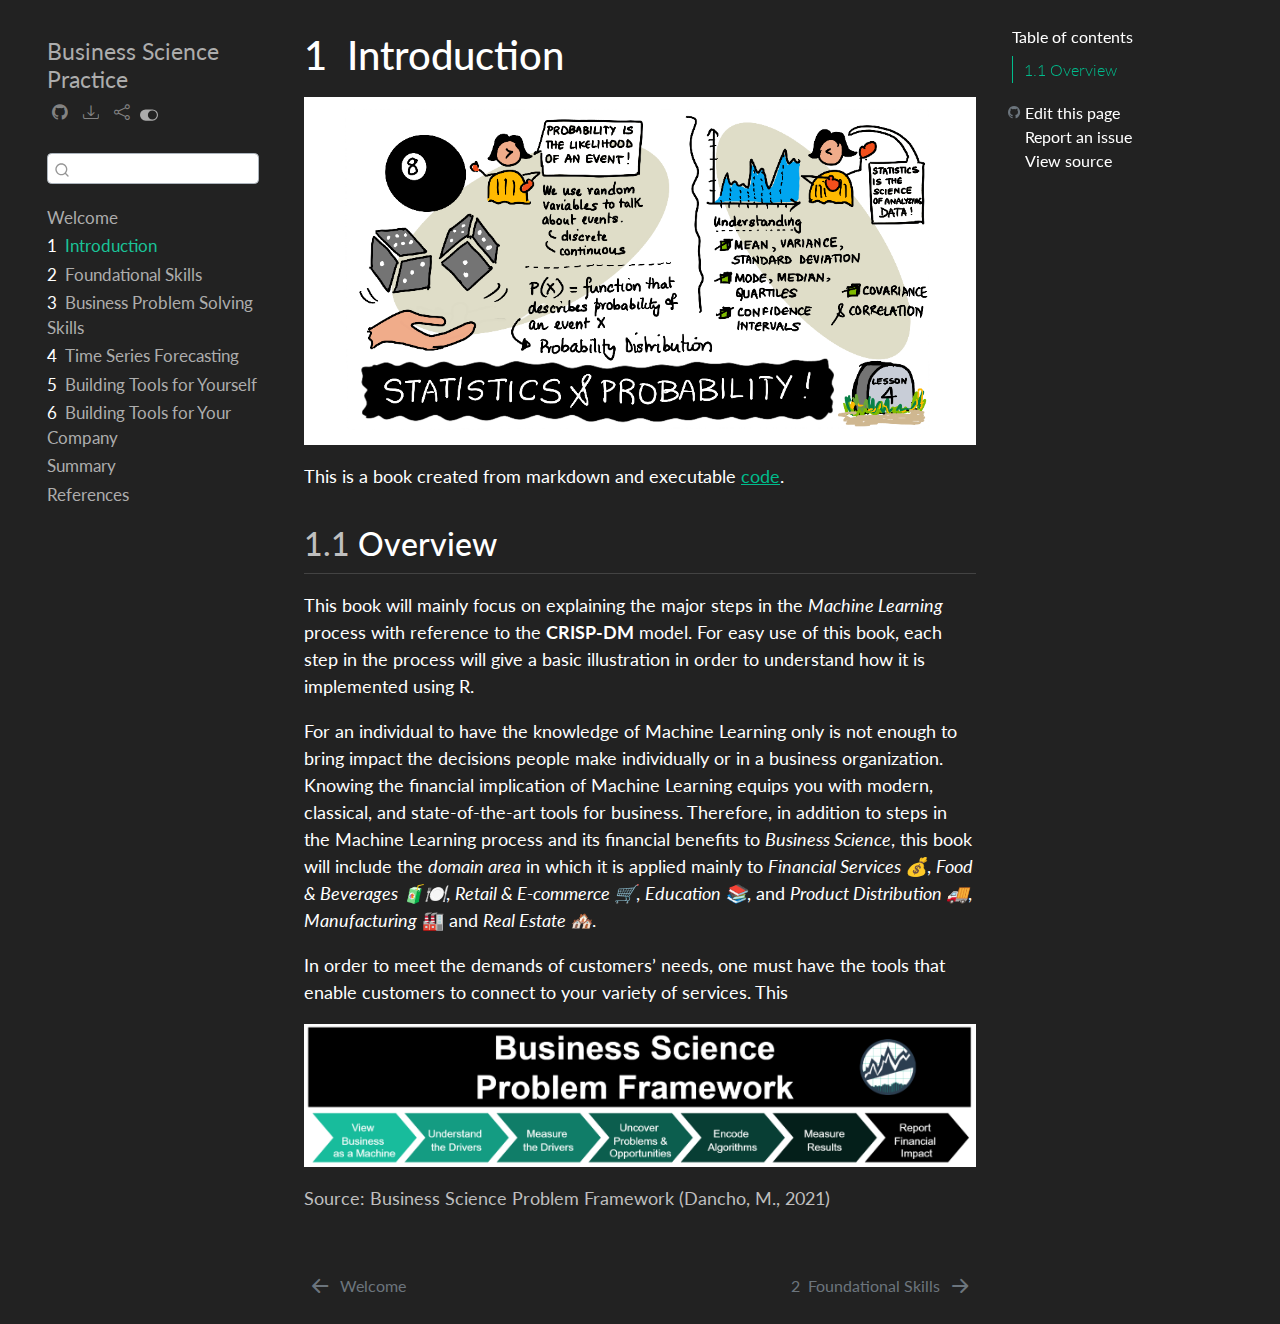
<file: _book/intro.html>
<!DOCTYPE html>
<html xmlns="http://www.w3.org/1999/xhtml" lang="en" xml:lang="en"><head>

<meta charset="utf-8">
<meta name="generator" content="quarto-1.2.475">

<meta name="viewport" content="width=device-width, initial-scale=1.0, user-scalable=yes">


<title>Business Science Practice - 1&nbsp; Introduction</title>
<style>
code{white-space: pre-wrap;}
span.smallcaps{font-variant: small-caps;}
div.columns{display: flex; gap: min(4vw, 1.5em);}
div.column{flex: auto; overflow-x: auto;}
div.hanging-indent{margin-left: 1.5em; text-indent: -1.5em;}
ul.task-list{list-style: none;}
ul.task-list li input[type="checkbox"] {
  width: 0.8em;
  margin: 0 0.8em 0.2em -1.6em;
  vertical-align: middle;
}
</style>


<script src="site_libs/quarto-nav/quarto-nav.js"></script>
<script src="site_libs/quarto-nav/headroom.min.js"></script>
<script src="site_libs/clipboard/clipboard.min.js"></script>
<script src="site_libs/quarto-search/autocomplete.umd.js"></script>
<script src="site_libs/quarto-search/fuse.min.js"></script>
<script src="site_libs/quarto-search/quarto-search.js"></script>
<meta name="quarto:offset" content="./">
<link href="./foundational.html" rel="next">
<link href="./index.html" rel="prev">
<script src="site_libs/quarto-html/quarto.js"></script>
<script src="site_libs/quarto-html/popper.min.js"></script>
<script src="site_libs/quarto-html/tippy.umd.min.js"></script>
<script src="site_libs/quarto-html/anchor.min.js"></script>
<link href="site_libs/quarto-html/tippy.css" rel="stylesheet">
<link href="site_libs/quarto-html/quarto-syntax-highlighting.css" rel="stylesheet" class="quarto-color-scheme" id="quarto-text-highlighting-styles">
<link href="site_libs/quarto-html/quarto-syntax-highlighting-dark.css" rel="stylesheet" class="quarto-color-scheme quarto-color-alternate" id="quarto-text-highlighting-styles">
<script src="site_libs/bootstrap/bootstrap.min.js"></script>
<link href="site_libs/bootstrap/bootstrap-icons.css" rel="stylesheet">
<link href="site_libs/bootstrap/bootstrap.min.css" rel="stylesheet" class="quarto-color-scheme" id="quarto-bootstrap" data-mode="light">
<link href="site_libs/bootstrap/bootstrap-dark.min.css" rel="stylesheet" class="quarto-color-scheme quarto-color-alternate" id="quarto-bootstrap" data-mode="dark">
<script id="quarto-search-options" type="application/json">{
  "location": "sidebar",
  "copy-button": false,
  "collapse-after": 3,
  "panel-placement": "start",
  "type": "textbox",
  "limit": 20,
  "language": {
    "search-no-results-text": "No results",
    "search-matching-documents-text": "matching documents",
    "search-copy-link-title": "Copy link to search",
    "search-hide-matches-text": "Hide additional matches",
    "search-more-match-text": "more match in this document",
    "search-more-matches-text": "more matches in this document",
    "search-clear-button-title": "Clear",
    "search-detached-cancel-button-title": "Cancel",
    "search-submit-button-title": "Submit"
  }
}</script>


</head>

<body class="nav-sidebar floating">

<div id="quarto-search-results"></div>
  <header id="quarto-header" class="headroom fixed-top">
  <nav class="quarto-secondary-nav" data-bs-toggle="collapse" data-bs-target="#quarto-sidebar" aria-controls="quarto-sidebar" aria-expanded="false" aria-label="Toggle sidebar navigation" onclick="if (window.quartoToggleHeadroom) { window.quartoToggleHeadroom(); }">
    <div class="container-fluid d-flex justify-content-between">
      <h1 class="quarto-secondary-nav-title"><span class="chapter-number">1</span>&nbsp; <span class="chapter-title">Introduction</span></h1>
      <button type="button" class="quarto-btn-toggle btn" aria-label="Show secondary navigation">
        <i class="bi bi-chevron-right"></i>
      </button>
    </div>
  </nav>
</header>
<!-- content -->
<div id="quarto-content" class="quarto-container page-columns page-rows-contents page-layout-article">
<!-- sidebar -->
  <nav id="quarto-sidebar" class="sidebar collapse sidebar-navigation floating overflow-auto">
    <div class="pt-lg-2 mt-2 text-left sidebar-header">
    <div class="sidebar-title mb-0 py-0">
      <a href="./">Business Science Practice</a> 
        <div class="sidebar-tools-main tools-wide">
    <a href="https://github.com/eddychetz/business-science-book.git" title="Source Code" class="sidebar-tool px-1"><i class="bi bi-github"></i></a>
    <a href="" title="Download" id="sidebar-tool-dropdown-0" class="sidebar-tool dropdown-toggle px-1" data-bs-toggle="dropdown" aria-expanded="false"><i class="bi bi-download"></i></a>
    <ul class="dropdown-menu" aria-labelledby="sidebar-tool-dropdown-0">
        <li>
          <a class="dropdown-item sidebar-tools-main-item" href="./Business-Science-Practice.pdf">
            <i class="bi bi-bi-file-pdf pe-1"></i>
          Download PDF
          </a>
        </li>
        <li>
          <a class="dropdown-item sidebar-tools-main-item" href="./Business-Science-Practice.epub">
            <i class="bi bi-bi-journal pe-1"></i>
          Download ePub
          </a>
        </li>
    </ul>
    <a href="" title="Share" id="sidebar-tool-dropdown-1" class="sidebar-tool dropdown-toggle px-1" data-bs-toggle="dropdown" aria-expanded="false"><i class="bi bi-share"></i></a>
    <ul class="dropdown-menu" aria-labelledby="sidebar-tool-dropdown-1">
        <li>
          <a class="dropdown-item sidebar-tools-main-item" href="https://www.facebook.com/sharer/sharer.php?u=|url|">
            <i class="bi bi-bi-facebook pe-1"></i>
          Facebook
          </a>
        </li>
        <li>
          <a class="dropdown-item sidebar-tools-main-item" href="https://twitter.com/intent/tweet?url=|url|">
            <i class="bi bi-bi-twitter pe-1"></i>
          Twitter
          </a>
        </li>
    </ul>
  <a href="" class="quarto-color-scheme-toggle sidebar-tool" onclick="window.quartoToggleColorScheme(); return false;" title="Toggle dark mode"><i class="bi"></i></a>
</div>
    </div>
      </div>
      <div class="mt-2 flex-shrink-0 align-items-center">
        <div class="sidebar-search">
        <div id="quarto-search" class="" title="Search"></div>
        </div>
      </div>
    <div class="sidebar-menu-container"> 
    <ul class="list-unstyled mt-1">
        <li class="sidebar-item">
  <div class="sidebar-item-container"> 
  <a href="./index.html" class="sidebar-item-text sidebar-link">Welcome</a>
  </div>
</li>
        <li class="sidebar-item">
  <div class="sidebar-item-container"> 
  <a href="./intro.html" class="sidebar-item-text sidebar-link active"><span class="chapter-number">1</span>&nbsp; <span class="chapter-title">Introduction</span></a>
  </div>
</li>
        <li class="sidebar-item">
  <div class="sidebar-item-container"> 
  <a href="./foundational.html" class="sidebar-item-text sidebar-link"><span class="chapter-number">2</span>&nbsp; <span class="chapter-title">Foundational Skills</span></a>
  </div>
</li>
        <li class="sidebar-item">
  <div class="sidebar-item-container"> 
  <a href="./problem-solving.html" class="sidebar-item-text sidebar-link"><span class="chapter-number">3</span>&nbsp; <span class="chapter-title">Business Problem Solving Skills</span></a>
  </div>
</li>
        <li class="sidebar-item">
  <div class="sidebar-item-container"> 
  <a href="./time-series.html" class="sidebar-item-text sidebar-link"><span class="chapter-number">4</span>&nbsp; <span class="chapter-title">Time Series Forecasting</span></a>
  </div>
</li>
        <li class="sidebar-item">
  <div class="sidebar-item-container"> 
  <a href="./build-portfolio-tools.html" class="sidebar-item-text sidebar-link"><span class="chapter-number">5</span>&nbsp; <span class="chapter-title">Building Tools for Yourself</span></a>
  </div>
</li>
        <li class="sidebar-item">
  <div class="sidebar-item-container"> 
  <a href="./build-company-tools.html" class="sidebar-item-text sidebar-link"><span class="chapter-number">6</span>&nbsp; <span class="chapter-title">Building Tools for Your Company</span></a>
  </div>
</li>
        <li class="sidebar-item">
  <div class="sidebar-item-container"> 
  <a href="./summary.html" class="sidebar-item-text sidebar-link">Summary</a>
  </div>
</li>
        <li class="sidebar-item">
  <div class="sidebar-item-container"> 
  <a href="./references.html" class="sidebar-item-text sidebar-link">References</a>
  </div>
</li>
    </ul>
    </div>
</nav>
<!-- margin-sidebar -->
    <div id="quarto-margin-sidebar" class="sidebar margin-sidebar">
        <nav id="TOC" role="doc-toc" class="toc-active">
    <h2 id="toc-title">Table of contents</h2>
   
  <ul>
  <li><a href="#overview" id="toc-overview" class="nav-link active" data-scroll-target="#overview"><span class="toc-section-number">1.1</span>  Overview</a></li>
  </ul>
<div class="toc-actions"><div><i class="bi bi-github"></i></div><div class="action-links"><p><a href="https://github.com/eddychetz/business-science-book.git/edit/main/intro.qmd" class="toc-action">Edit this page</a></p><p><a href="https://github.com/eddychetz/business-science-book.git/issues/new" class="toc-action">Report an issue</a></p><p><a href="https://github.com/eddychetz/business-science-book.git/blob/main/intro.qmd" class="toc-action">View source</a></p></div></div></nav>
    </div>
<!-- main -->
<main class="content" id="quarto-document-content">

<header id="title-block-header" class="quarto-title-block default">
<div class="quarto-title">
<h1 class="title d-none d-lg-block"><span class="chapter-number">1</span>&nbsp; <span class="chapter-title">Introduction</span></h1>
</div>



<div class="quarto-title-meta">

    
  
    
  </div>
  

</header>

<p><img src="cover2.png" class="img-fluid"></p>
<p>This is a book created from markdown and executable <a href="https://github.com/eddychetz/business-science-book">code</a>.</p>
<section id="overview" class="level2" data-number="1.1">
<h2 data-number="1.1" class="anchored" data-anchor-id="overview"><span class="header-section-number">1.1</span> Overview</h2>
<p>This book will mainly focus on explaining the major steps in the <em>Machine Learning</em> process with reference to the <strong>CRISP-DM</strong> model. For easy use of this book, each step in the process will give a basic illustration in order to understand how it is implemented using R.</p>
<p>For an individual to have the knowledge of Machine Learning only is not enough to bring impact the decisions people make individually or in a business organization. Knowing the financial implication of Machine Learning equips you with modern, classical, and state-of-the-art tools for business. Therefore, in addition to steps in the Machine Learning process and its financial benefits to <em>Business Science</em>, this book will include the <em>domain area</em> in which it is applied mainly to <em>Financial Services 💰</em>, <em>Food &amp; Beverages 🧃🍽️</em>, <em>Retail &amp; E-commerce 🛒</em>, <em>Education 📚</em>, and <em>Product Distribution 🚚</em>, <em>Manufacturing</em> 🏭 and <em>Real Estate 🏘️</em>.</p>
<p>In order to meet the demands of customers’ needs, one must have the tools that enable customers to connect to your variety of services. This</p>
<div class="quarto-figure quarto-figure-center">
<figure class="figure">
<p><a href="https://github.com/business-science/cheatsheets/blob/master/Business_Science_Problem_Framework.pdf"><img src="images/bs-framework.png" class="img-fluid figure-img"></a></p>
<p></p><figcaption class="figure-caption">Source: Business Science Problem Framework (Dancho, M., 2021)</figcaption><p></p>
</figure>
</div>


</section>

</main> <!-- /main -->
<script id="quarto-html-after-body" type="application/javascript">
window.document.addEventListener("DOMContentLoaded", function (event) {
  const toggleBodyColorMode = (bsSheetEl) => {
    const mode = bsSheetEl.getAttribute("data-mode");
    const bodyEl = window.document.querySelector("body");
    if (mode === "dark") {
      bodyEl.classList.add("quarto-dark");
      bodyEl.classList.remove("quarto-light");
    } else {
      bodyEl.classList.add("quarto-light");
      bodyEl.classList.remove("quarto-dark");
    }
  }
  const toggleBodyColorPrimary = () => {
    const bsSheetEl = window.document.querySelector("link#quarto-bootstrap");
    if (bsSheetEl) {
      toggleBodyColorMode(bsSheetEl);
    }
  }
  toggleBodyColorPrimary();  
  const disableStylesheet = (stylesheets) => {
    for (let i=0; i < stylesheets.length; i++) {
      const stylesheet = stylesheets[i];
      stylesheet.rel = 'prefetch';
    }
  }
  const enableStylesheet = (stylesheets) => {
    for (let i=0; i < stylesheets.length; i++) {
      const stylesheet = stylesheets[i];
      stylesheet.rel = 'stylesheet';
    }
  }
  const manageTransitions = (selector, allowTransitions) => {
    const els = window.document.querySelectorAll(selector);
    for (let i=0; i < els.length; i++) {
      const el = els[i];
      if (allowTransitions) {
        el.classList.remove('notransition');
      } else {
        el.classList.add('notransition');
      }
    }
  }
  const toggleColorMode = (alternate) => {
    // Switch the stylesheets
    const alternateStylesheets = window.document.querySelectorAll('link.quarto-color-scheme.quarto-color-alternate');
    manageTransitions('#quarto-margin-sidebar .nav-link', false);
    if (alternate) {
      enableStylesheet(alternateStylesheets);
      for (const sheetNode of alternateStylesheets) {
        if (sheetNode.id === "quarto-bootstrap") {
          toggleBodyColorMode(sheetNode);
        }
      }
    } else {
      disableStylesheet(alternateStylesheets);
      toggleBodyColorPrimary();
    }
    manageTransitions('#quarto-margin-sidebar .nav-link', true);
    // Switch the toggles
    const toggles = window.document.querySelectorAll('.quarto-color-scheme-toggle');
    for (let i=0; i < toggles.length; i++) {
      const toggle = toggles[i];
      if (toggle) {
        if (alternate) {
          toggle.classList.add("alternate");     
        } else {
          toggle.classList.remove("alternate");
        }
      }
    }
    // Hack to workaround the fact that safari doesn't
    // properly recolor the scrollbar when toggling (#1455)
    if (navigator.userAgent.indexOf('Safari') > 0 && navigator.userAgent.indexOf('Chrome') == -1) {
      manageTransitions("body", false);
      window.scrollTo(0, 1);
      setTimeout(() => {
        window.scrollTo(0, 0);
        manageTransitions("body", true);
      }, 40);  
    }
  }
  const isFileUrl = () => { 
    return window.location.protocol === 'file:';
  }
  const hasAlternateSentinel = () => {  
    let styleSentinel = getColorSchemeSentinel();
    if (styleSentinel !== null) {
      return styleSentinel === "alternate";
    } else {
      return false;
    }
  }
  const setStyleSentinel = (alternate) => {
    const value = alternate ? "alternate" : "default";
    if (!isFileUrl()) {
      window.localStorage.setItem("quarto-color-scheme", value);
    } else {
      localAlternateSentinel = value;
    }
  }
  const getColorSchemeSentinel = () => {
    if (!isFileUrl()) {
      const storageValue = window.localStorage.getItem("quarto-color-scheme");
      return storageValue != null ? storageValue : localAlternateSentinel;
    } else {
      return localAlternateSentinel;
    }
  }
  let localAlternateSentinel = 'alternate';
  // Dark / light mode switch
  window.quartoToggleColorScheme = () => {
    // Read the current dark / light value 
    let toAlternate = !hasAlternateSentinel();
    toggleColorMode(toAlternate);
    setStyleSentinel(toAlternate);
  };
  // Ensure there is a toggle, if there isn't float one in the top right
  if (window.document.querySelector('.quarto-color-scheme-toggle') === null) {
    const a = window.document.createElement('a');
    a.classList.add('top-right');
    a.classList.add('quarto-color-scheme-toggle');
    a.href = "";
    a.onclick = function() { try { window.quartoToggleColorScheme(); } catch {} return false; };
    const i = window.document.createElement("i");
    i.classList.add('bi');
    a.appendChild(i);
    window.document.body.appendChild(a);
  }
  // Switch to dark mode if need be
  if (hasAlternateSentinel()) {
    toggleColorMode(true);
  } else {
    toggleColorMode(false);
  }
  const icon = "";
  const anchorJS = new window.AnchorJS();
  anchorJS.options = {
    placement: 'right',
    icon: icon
  };
  anchorJS.add('.anchored');
  const clipboard = new window.ClipboardJS('.code-copy-button', {
    target: function(trigger) {
      return trigger.previousElementSibling;
    }
  });
  clipboard.on('success', function(e) {
    // button target
    const button = e.trigger;
    // don't keep focus
    button.blur();
    // flash "checked"
    button.classList.add('code-copy-button-checked');
    var currentTitle = button.getAttribute("title");
    button.setAttribute("title", "Copied!");
    let tooltip;
    if (window.bootstrap) {
      button.setAttribute("data-bs-toggle", "tooltip");
      button.setAttribute("data-bs-placement", "left");
      button.setAttribute("data-bs-title", "Copied!");
      tooltip = new bootstrap.Tooltip(button, 
        { trigger: "manual", 
          customClass: "code-copy-button-tooltip",
          offset: [0, -8]});
      tooltip.show();    
    }
    setTimeout(function() {
      if (tooltip) {
        tooltip.hide();
        button.removeAttribute("data-bs-title");
        button.removeAttribute("data-bs-toggle");
        button.removeAttribute("data-bs-placement");
      }
      button.setAttribute("title", currentTitle);
      button.classList.remove('code-copy-button-checked');
    }, 1000);
    // clear code selection
    e.clearSelection();
  });
  function tippyHover(el, contentFn) {
    const config = {
      allowHTML: true,
      content: contentFn,
      maxWidth: 500,
      delay: 100,
      arrow: false,
      appendTo: function(el) {
          return el.parentElement;
      },
      interactive: true,
      interactiveBorder: 10,
      theme: 'quarto',
      placement: 'bottom-start'
    };
    window.tippy(el, config); 
  }
  const noterefs = window.document.querySelectorAll('a[role="doc-noteref"]');
  for (var i=0; i<noterefs.length; i++) {
    const ref = noterefs[i];
    tippyHover(ref, function() {
      // use id or data attribute instead here
      let href = ref.getAttribute('data-footnote-href') || ref.getAttribute('href');
      try { href = new URL(href).hash; } catch {}
      const id = href.replace(/^#\/?/, "");
      const note = window.document.getElementById(id);
      return note.innerHTML;
    });
  }
  const findCites = (el) => {
    const parentEl = el.parentElement;
    if (parentEl) {
      const cites = parentEl.dataset.cites;
      if (cites) {
        return {
          el,
          cites: cites.split(' ')
        };
      } else {
        return findCites(el.parentElement)
      }
    } else {
      return undefined;
    }
  };
  var bibliorefs = window.document.querySelectorAll('a[role="doc-biblioref"]');
  for (var i=0; i<bibliorefs.length; i++) {
    const ref = bibliorefs[i];
    const citeInfo = findCites(ref);
    if (citeInfo) {
      tippyHover(citeInfo.el, function() {
        var popup = window.document.createElement('div');
        citeInfo.cites.forEach(function(cite) {
          var citeDiv = window.document.createElement('div');
          citeDiv.classList.add('hanging-indent');
          citeDiv.classList.add('csl-entry');
          var biblioDiv = window.document.getElementById('ref-' + cite);
          if (biblioDiv) {
            citeDiv.innerHTML = biblioDiv.innerHTML;
          }
          popup.appendChild(citeDiv);
        });
        return popup.innerHTML;
      });
    }
  }
});
</script>
<nav class="page-navigation">
  <div class="nav-page nav-page-previous">
      <a href="./index.html" class="pagination-link">
        <i class="bi bi-arrow-left-short"></i> <span class="nav-page-text">Welcome</span>
      </a>          
  </div>
  <div class="nav-page nav-page-next">
      <a href="./foundational.html" class="pagination-link">
        <span class="nav-page-text"><span class="chapter-number">2</span>&nbsp; <span class="chapter-title">Foundational Skills</span></span> <i class="bi bi-arrow-right-short"></i>
      </a>
  </div>
</nav>
</div> <!-- /content -->



</body></html>
</file>
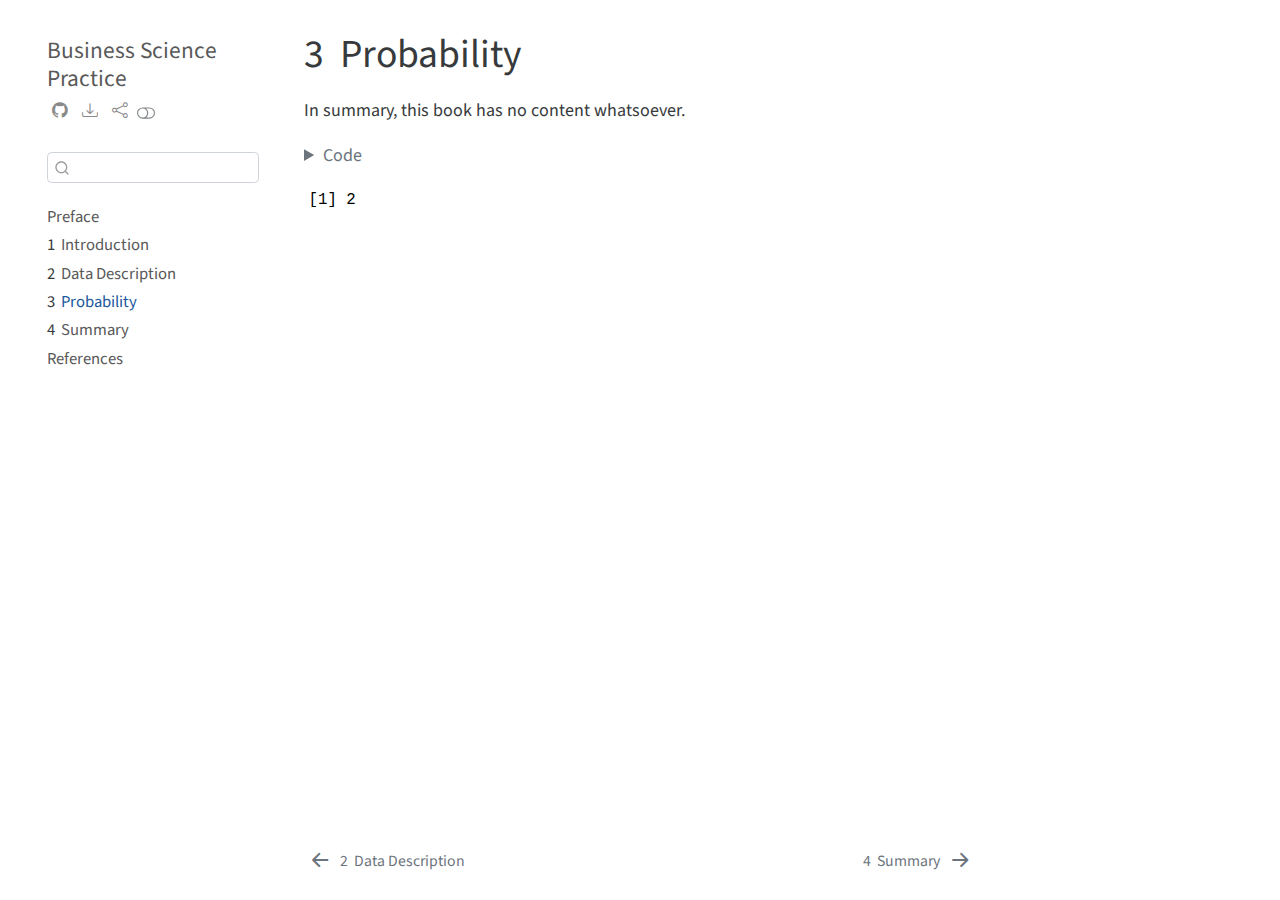
<file: _book/prob.html>
<!DOCTYPE html>
<html xmlns="http://www.w3.org/1999/xhtml" lang="en" xml:lang="en"><head>

<meta charset="utf-8">
<meta name="generator" content="quarto-1.2.269">

<meta name="viewport" content="width=device-width, initial-scale=1.0, user-scalable=yes">


<title>Business Science Practice - 3&nbsp; Probability</title>
<style>
code{white-space: pre-wrap;}
span.smallcaps{font-variant: small-caps;}
div.columns{display: flex; gap: min(4vw, 1.5em);}
div.column{flex: auto; overflow-x: auto;}
div.hanging-indent{margin-left: 1.5em; text-indent: -1.5em;}
ul.task-list{list-style: none;}
ul.task-list li input[type="checkbox"] {
  width: 0.8em;
  margin: 0 0.8em 0.2em -1.6em;
  vertical-align: middle;
}
pre > code.sourceCode { white-space: pre; position: relative; }
pre > code.sourceCode > span { display: inline-block; line-height: 1.25; }
pre > code.sourceCode > span:empty { height: 1.2em; }
.sourceCode { overflow: visible; }
code.sourceCode > span { color: inherit; text-decoration: inherit; }
div.sourceCode { margin: 1em 0; }
pre.sourceCode { margin: 0; }
@media screen {
div.sourceCode { overflow: auto; }
}
@media print {
pre > code.sourceCode { white-space: pre-wrap; }
pre > code.sourceCode > span { text-indent: -5em; padding-left: 5em; }
}
pre.numberSource code
  { counter-reset: source-line 0; }
pre.numberSource code > span
  { position: relative; left: -4em; counter-increment: source-line; }
pre.numberSource code > span > a:first-child::before
  { content: counter(source-line);
    position: relative; left: -1em; text-align: right; vertical-align: baseline;
    border: none; display: inline-block;
    -webkit-touch-callout: none; -webkit-user-select: none;
    -khtml-user-select: none; -moz-user-select: none;
    -ms-user-select: none; user-select: none;
    padding: 0 4px; width: 4em;
    color: #aaaaaa;
  }
pre.numberSource { margin-left: 3em; border-left: 1px solid #aaaaaa;  padding-left: 4px; }
div.sourceCode
  {   }
@media screen {
pre > code.sourceCode > span > a:first-child::before { text-decoration: underline; }
}
code span.al { color: #ff0000; font-weight: bold; } /* Alert */
code span.an { color: #60a0b0; font-weight: bold; font-style: italic; } /* Annotation */
code span.at { color: #7d9029; } /* Attribute */
code span.bn { color: #40a070; } /* BaseN */
code span.bu { color: #008000; } /* BuiltIn */
code span.cf { color: #007020; font-weight: bold; } /* ControlFlow */
code span.ch { color: #4070a0; } /* Char */
code span.cn { color: #880000; } /* Constant */
code span.co { color: #60a0b0; font-style: italic; } /* Comment */
code span.cv { color: #60a0b0; font-weight: bold; font-style: italic; } /* CommentVar */
code span.do { color: #ba2121; font-style: italic; } /* Documentation */
code span.dt { color: #902000; } /* DataType */
code span.dv { color: #40a070; } /* DecVal */
code span.er { color: #ff0000; font-weight: bold; } /* Error */
code span.ex { } /* Extension */
code span.fl { color: #40a070; } /* Float */
code span.fu { color: #06287e; } /* Function */
code span.im { color: #008000; font-weight: bold; } /* Import */
code span.in { color: #60a0b0; font-weight: bold; font-style: italic; } /* Information */
code span.kw { color: #007020; font-weight: bold; } /* Keyword */
code span.op { color: #666666; } /* Operator */
code span.ot { color: #007020; } /* Other */
code span.pp { color: #bc7a00; } /* Preprocessor */
code span.sc { color: #4070a0; } /* SpecialChar */
code span.ss { color: #bb6688; } /* SpecialString */
code span.st { color: #4070a0; } /* String */
code span.va { color: #19177c; } /* Variable */
code span.vs { color: #4070a0; } /* VerbatimString */
code span.wa { color: #60a0b0; font-weight: bold; font-style: italic; } /* Warning */
</style>


<script src="site_libs/quarto-nav/quarto-nav.js"></script>
<script src="site_libs/quarto-nav/headroom.min.js"></script>
<script src="site_libs/clipboard/clipboard.min.js"></script>
<script src="site_libs/quarto-search/autocomplete.umd.js"></script>
<script src="site_libs/quarto-search/fuse.min.js"></script>
<script src="site_libs/quarto-search/quarto-search.js"></script>
<meta name="quarto:offset" content="./">
<link href="./summary.html" rel="next">
<link href="./data-desc.html" rel="prev">
<script src="site_libs/quarto-html/quarto.js"></script>
<script src="site_libs/quarto-html/popper.min.js"></script>
<script src="site_libs/quarto-html/tippy.umd.min.js"></script>
<script src="site_libs/quarto-html/anchor.min.js"></script>
<link href="site_libs/quarto-html/tippy.css" rel="stylesheet">
<link href="site_libs/quarto-html/quarto-syntax-highlighting.css" rel="stylesheet" class="quarto-color-scheme" id="quarto-text-highlighting-styles">
<link href="site_libs/quarto-html/quarto-syntax-highlighting-dark.css" rel="prefetch" class="quarto-color-scheme quarto-color-alternate" id="quarto-text-highlighting-styles">
<script src="site_libs/bootstrap/bootstrap.min.js"></script>
<link href="site_libs/bootstrap/bootstrap-icons.css" rel="stylesheet">
<link href="site_libs/bootstrap/bootstrap.min.css" rel="stylesheet" class="quarto-color-scheme" id="quarto-bootstrap" data-mode="dark">
<link href="site_libs/bootstrap/bootstrap-dark.min.css" rel="prefetch" class="quarto-color-scheme quarto-color-alternate" id="quarto-bootstrap" data-mode="light">
<script id="quarto-search-options" type="application/json">{
  "location": "sidebar",
  "copy-button": false,
  "collapse-after": 3,
  "panel-placement": "start",
  "type": "textbox",
  "limit": 20,
  "language": {
    "search-no-results-text": "No results",
    "search-matching-documents-text": "matching documents",
    "search-copy-link-title": "Copy link to search",
    "search-hide-matches-text": "Hide additional matches",
    "search-more-match-text": "more match in this document",
    "search-more-matches-text": "more matches in this document",
    "search-clear-button-title": "Clear",
    "search-detached-cancel-button-title": "Cancel",
    "search-submit-button-title": "Submit"
  }
}</script>


</head>

<body class="nav-sidebar floating">

<div id="quarto-search-results"></div>
  <header id="quarto-header" class="headroom fixed-top">
  <nav class="quarto-secondary-nav" data-bs-toggle="collapse" data-bs-target="#quarto-sidebar" aria-controls="quarto-sidebar" aria-expanded="false" aria-label="Toggle sidebar navigation" onclick="if (window.quartoToggleHeadroom) { window.quartoToggleHeadroom(); }">
    <div class="container-fluid d-flex justify-content-between">
      <h1 class="quarto-secondary-nav-title"><span class="chapter-number">3</span>&nbsp; <span class="chapter-title">Probability</span></h1>
      <button type="button" class="quarto-btn-toggle btn" aria-label="Show secondary navigation">
        <i class="bi bi-chevron-right"></i>
      </button>
    </div>
  </nav>
</header>
<!-- content -->
<div id="quarto-content" class="quarto-container page-columns page-rows-contents page-layout-article">
<!-- sidebar -->
  <nav id="quarto-sidebar" class="sidebar collapse sidebar-navigation floating overflow-auto">
    <div class="pt-lg-2 mt-2 text-left sidebar-header">
    <div class="sidebar-title mb-0 py-0">
      <a href="./">Business Science Practice</a> 
        <div class="sidebar-tools-main tools-wide">
    <a href="https://github.com/eddychetz/business-science-book.git" title="Source Code" class="sidebar-tool px-1"><i class="bi bi-github"></i></a>
    <a href="" title="Download" id="sidebar-tool-dropdown-0" class="sidebar-tool dropdown-toggle px-1" data-bs-toggle="dropdown" aria-expanded="false"><i class="bi bi-download"></i></a>
    <ul class="dropdown-menu" aria-labelledby="sidebar-tool-dropdown-0">
        <li>
          <a class="dropdown-item sidebar-tools-main-item" href="./Business-Science-Practice.pdf">
            <i class="bi bi-bi-file-pdf pe-1"></i>
          Download PDF
          </a>
        </li>
        <li>
          <a class="dropdown-item sidebar-tools-main-item" href="./Business-Science-Practice.epub">
            <i class="bi bi-bi-journal pe-1"></i>
          Download ePub
          </a>
        </li>
    </ul>
    <a href="" title="Share" id="sidebar-tool-dropdown-1" class="sidebar-tool dropdown-toggle px-1" data-bs-toggle="dropdown" aria-expanded="false"><i class="bi bi-share"></i></a>
    <ul class="dropdown-menu" aria-labelledby="sidebar-tool-dropdown-1">
        <li>
          <a class="dropdown-item sidebar-tools-main-item" href="https://www.facebook.com/sharer/sharer.php?u=|url|">
            <i class="bi bi-bi-facebook pe-1"></i>
          Facebook
          </a>
        </li>
        <li>
          <a class="dropdown-item sidebar-tools-main-item" href="https://twitter.com/intent/tweet?url=|url|">
            <i class="bi bi-bi-twitter pe-1"></i>
          Twitter
          </a>
        </li>
    </ul>
  <a href="" class="quarto-color-scheme-toggle sidebar-tool" onclick="window.quartoToggleColorScheme(); return false;" title="Toggle dark mode"><i class="bi"></i></a>
</div>
    </div>
      </div>
      <div class="mt-2 flex-shrink-0 align-items-center">
        <div class="sidebar-search">
        <div id="quarto-search" class="" title="Search"></div>
        </div>
      </div>
    <div class="sidebar-menu-container"> 
    <ul class="list-unstyled mt-1">
        <li class="sidebar-item">
  <div class="sidebar-item-container"> 
  <a href="./index.html" class="sidebar-item-text sidebar-link">Preface</a>
  </div>
</li>
        <li class="sidebar-item">
  <div class="sidebar-item-container"> 
  <a href="./intro.html" class="sidebar-item-text sidebar-link"><span class="chapter-number">1</span>&nbsp; <span class="chapter-title">Introduction</span></a>
  </div>
</li>
        <li class="sidebar-item">
  <div class="sidebar-item-container"> 
  <a href="./data-desc.html" class="sidebar-item-text sidebar-link"><span class="chapter-number">2</span>&nbsp; <span class="chapter-title">Data Description</span></a>
  </div>
</li>
        <li class="sidebar-item">
  <div class="sidebar-item-container"> 
  <a href="./prob.html" class="sidebar-item-text sidebar-link active"><span class="chapter-number">3</span>&nbsp; <span class="chapter-title">Probability</span></a>
  </div>
</li>
        <li class="sidebar-item">
  <div class="sidebar-item-container"> 
  <a href="./summary.html" class="sidebar-item-text sidebar-link"><span class="chapter-number">4</span>&nbsp; <span class="chapter-title">Summary</span></a>
  </div>
</li>
        <li class="sidebar-item">
  <div class="sidebar-item-container"> 
  <a href="./references.html" class="sidebar-item-text sidebar-link">References</a>
  </div>
</li>
    </ul>
    </div>
</nav>
<!-- margin-sidebar -->
    <div id="quarto-margin-sidebar" class="sidebar margin-sidebar">
        
    </div>
<!-- main -->
<main class="content" id="quarto-document-content">

<header id="title-block-header" class="quarto-title-block default">
<div class="quarto-title">
<h1 class="title d-none d-lg-block"><span class="chapter-number">3</span>&nbsp; <span class="chapter-title">Probability</span></h1>
</div>



<div class="quarto-title-meta">

    
  
    
  </div>
  

</header>

<p>In summary, this book has no content whatsoever.</p>
<div class="cell">
<details>
<summary>Code</summary>
<div class="sourceCode cell-code" id="cb1"><pre class="sourceCode r code-with-copy"><code class="sourceCode r"><span id="cb1-1"><a href="#cb1-1" aria-hidden="true" tabindex="-1"></a><span class="dv">1</span> <span class="sc">+</span> <span class="dv">1</span></span></code><button title="Copy to Clipboard" class="code-copy-button"><i class="bi"></i></button></pre></div>
</details>
<div class="cell-output cell-output-stdout">
<pre><code>[1] 2</code></pre>
</div>
</div>



</main> <!-- /main -->
<script id="quarto-html-after-body" type="application/javascript">
window.document.addEventListener("DOMContentLoaded", function (event) {
  const toggleBodyColorMode = (bsSheetEl) => {
    const mode = bsSheetEl.getAttribute("data-mode");
    const bodyEl = window.document.querySelector("body");
    if (mode === "dark") {
      bodyEl.classList.add("quarto-dark");
      bodyEl.classList.remove("quarto-light");
    } else {
      bodyEl.classList.add("quarto-light");
      bodyEl.classList.remove("quarto-dark");
    }
  }
  const toggleBodyColorPrimary = () => {
    const bsSheetEl = window.document.querySelector("link#quarto-bootstrap");
    if (bsSheetEl) {
      toggleBodyColorMode(bsSheetEl);
    }
  }
  toggleBodyColorPrimary();  
  const disableStylesheet = (stylesheets) => {
    for (let i=0; i < stylesheets.length; i++) {
      const stylesheet = stylesheets[i];
      stylesheet.rel = 'prefetch';
    }
  }
  const enableStylesheet = (stylesheets) => {
    for (let i=0; i < stylesheets.length; i++) {
      const stylesheet = stylesheets[i];
      stylesheet.rel = 'stylesheet';
    }
  }
  const manageTransitions = (selector, allowTransitions) => {
    const els = window.document.querySelectorAll(selector);
    for (let i=0; i < els.length; i++) {
      const el = els[i];
      if (allowTransitions) {
        el.classList.remove('notransition');
      } else {
        el.classList.add('notransition');
      }
    }
  }
  const toggleColorMode = (alternate) => {
    // Switch the stylesheets
    const alternateStylesheets = window.document.querySelectorAll('link.quarto-color-scheme.quarto-color-alternate');
    manageTransitions('#quarto-margin-sidebar .nav-link', false);
    if (alternate) {
      enableStylesheet(alternateStylesheets);
      for (const sheetNode of alternateStylesheets) {
        if (sheetNode.id === "quarto-bootstrap") {
          toggleBodyColorMode(sheetNode);
        }
      }
    } else {
      disableStylesheet(alternateStylesheets);
      toggleBodyColorPrimary();
    }
    manageTransitions('#quarto-margin-sidebar .nav-link', true);
    // Switch the toggles
    const toggles = window.document.querySelectorAll('.quarto-color-scheme-toggle');
    for (let i=0; i < toggles.length; i++) {
      const toggle = toggles[i];
      if (toggle) {
        if (alternate) {
          toggle.classList.add("alternate");     
        } else {
          toggle.classList.remove("alternate");
        }
      }
    }
    // Hack to workaround the fact that safari doesn't
    // properly recolor the scrollbar when toggling (#1455)
    if (navigator.userAgent.indexOf('Safari') > 0 && navigator.userAgent.indexOf('Chrome') == -1) {
      manageTransitions("body", false);
      window.scrollTo(0, 1);
      setTimeout(() => {
        window.scrollTo(0, 0);
        manageTransitions("body", true);
      }, 40);  
    }
  }
  const isFileUrl = () => { 
    return window.location.protocol === 'file:';
  }
  const hasAlternateSentinel = () => {  
    let styleSentinel = getColorSchemeSentinel();
    if (styleSentinel !== null) {
      return styleSentinel === "alternate";
    } else {
      return false;
    }
  }
  const setStyleSentinel = (alternate) => {
    const value = alternate ? "alternate" : "default";
    if (!isFileUrl()) {
      window.localStorage.setItem("quarto-color-scheme", value);
    } else {
      localAlternateSentinel = value;
    }
  }
  const getColorSchemeSentinel = () => {
    if (!isFileUrl()) {
      const storageValue = window.localStorage.getItem("quarto-color-scheme");
      return storageValue != null ? storageValue : localAlternateSentinel;
    } else {
      return localAlternateSentinel;
    }
  }
  let localAlternateSentinel = 'default';
  // Dark / light mode switch
  window.quartoToggleColorScheme = () => {
    // Read the current dark / light value 
    let toAlternate = !hasAlternateSentinel();
    toggleColorMode(toAlternate);
    setStyleSentinel(toAlternate);
  };
  // Ensure there is a toggle, if there isn't float one in the top right
  if (window.document.querySelector('.quarto-color-scheme-toggle') === null) {
    const a = window.document.createElement('a');
    a.classList.add('top-right');
    a.classList.add('quarto-color-scheme-toggle');
    a.href = "";
    a.onclick = function() { try { window.quartoToggleColorScheme(); } catch {} return false; };
    const i = window.document.createElement("i");
    i.classList.add('bi');
    a.appendChild(i);
    window.document.body.appendChild(a);
  }
  // Switch to dark mode if need be
  if (hasAlternateSentinel()) {
    toggleColorMode(true);
  } else {
    toggleColorMode(false);
  }
  const icon = "";
  const anchorJS = new window.AnchorJS();
  anchorJS.options = {
    placement: 'right',
    icon: icon
  };
  anchorJS.add('.anchored');
  const clipboard = new window.ClipboardJS('.code-copy-button', {
    target: function(trigger) {
      return trigger.previousElementSibling;
    }
  });
  clipboard.on('success', function(e) {
    // button target
    const button = e.trigger;
    // don't keep focus
    button.blur();
    // flash "checked"
    button.classList.add('code-copy-button-checked');
    var currentTitle = button.getAttribute("title");
    button.setAttribute("title", "Copied!");
    let tooltip;
    if (window.bootstrap) {
      button.setAttribute("data-bs-toggle", "tooltip");
      button.setAttribute("data-bs-placement", "left");
      button.setAttribute("data-bs-title", "Copied!");
      tooltip = new bootstrap.Tooltip(button, 
        { trigger: "manual", 
          customClass: "code-copy-button-tooltip",
          offset: [0, -8]});
      tooltip.show();    
    }
    setTimeout(function() {
      if (tooltip) {
        tooltip.hide();
        button.removeAttribute("data-bs-title");
        button.removeAttribute("data-bs-toggle");
        button.removeAttribute("data-bs-placement");
      }
      button.setAttribute("title", currentTitle);
      button.classList.remove('code-copy-button-checked');
    }, 1000);
    // clear code selection
    e.clearSelection();
  });
  function tippyHover(el, contentFn) {
    const config = {
      allowHTML: true,
      content: contentFn,
      maxWidth: 500,
      delay: 100,
      arrow: false,
      appendTo: function(el) {
          return el.parentElement;
      },
      interactive: true,
      interactiveBorder: 10,
      theme: 'quarto',
      placement: 'bottom-start'
    };
    window.tippy(el, config); 
  }
  const noterefs = window.document.querySelectorAll('a[role="doc-noteref"]');
  for (var i=0; i<noterefs.length; i++) {
    const ref = noterefs[i];
    tippyHover(ref, function() {
      // use id or data attribute instead here
      let href = ref.getAttribute('data-footnote-href') || ref.getAttribute('href');
      try { href = new URL(href).hash; } catch {}
      const id = href.replace(/^#\/?/, "");
      const note = window.document.getElementById(id);
      return note.innerHTML;
    });
  }
  const findCites = (el) => {
    const parentEl = el.parentElement;
    if (parentEl) {
      const cites = parentEl.dataset.cites;
      if (cites) {
        return {
          el,
          cites: cites.split(' ')
        };
      } else {
        return findCites(el.parentElement)
      }
    } else {
      return undefined;
    }
  };
  var bibliorefs = window.document.querySelectorAll('a[role="doc-biblioref"]');
  for (var i=0; i<bibliorefs.length; i++) {
    const ref = bibliorefs[i];
    const citeInfo = findCites(ref);
    if (citeInfo) {
      tippyHover(citeInfo.el, function() {
        var popup = window.document.createElement('div');
        citeInfo.cites.forEach(function(cite) {
          var citeDiv = window.document.createElement('div');
          citeDiv.classList.add('hanging-indent');
          citeDiv.classList.add('csl-entry');
          var biblioDiv = window.document.getElementById('ref-' + cite);
          if (biblioDiv) {
            citeDiv.innerHTML = biblioDiv.innerHTML;
          }
          popup.appendChild(citeDiv);
        });
        return popup.innerHTML;
      });
    }
  }
});
</script>
<nav class="page-navigation">
  <div class="nav-page nav-page-previous">
      <a href="./data-desc.html" class="pagination-link">
        <i class="bi bi-arrow-left-short"></i> <span class="nav-page-text"><span class="chapter-number">2</span>&nbsp; <span class="chapter-title">Data Description</span></span>
      </a>          
  </div>
  <div class="nav-page nav-page-next">
      <a href="./summary.html" class="pagination-link">
        <span class="nav-page-text"><span class="chapter-number">4</span>&nbsp; <span class="chapter-title">Summary</span></span> <i class="bi bi-arrow-right-short"></i>
      </a>
  </div>
</nav>
</div> <!-- /content -->



</body></html>
</file>
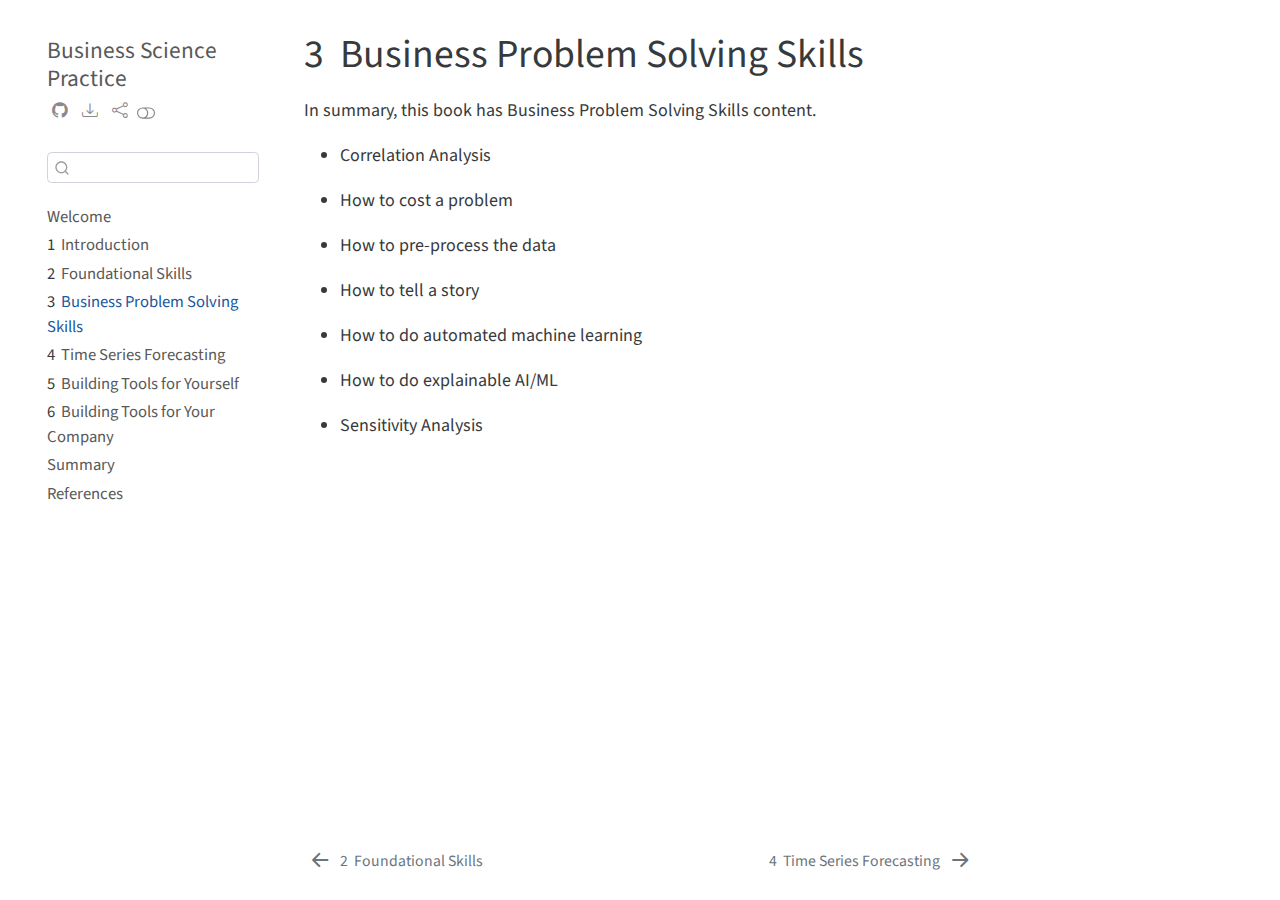
<file: _book/problem-solving.html>
<!DOCTYPE html>
<html xmlns="http://www.w3.org/1999/xhtml" lang="en" xml:lang="en"><head>

<meta charset="utf-8">
<meta name="generator" content="quarto-1.2.269">

<meta name="viewport" content="width=device-width, initial-scale=1.0, user-scalable=yes">


<title>Business Science Practice - 3&nbsp; Business Problem Solving Skills</title>
<style>
code{white-space: pre-wrap;}
span.smallcaps{font-variant: small-caps;}
div.columns{display: flex; gap: min(4vw, 1.5em);}
div.column{flex: auto; overflow-x: auto;}
div.hanging-indent{margin-left: 1.5em; text-indent: -1.5em;}
ul.task-list{list-style: none;}
ul.task-list li input[type="checkbox"] {
  width: 0.8em;
  margin: 0 0.8em 0.2em -1.6em;
  vertical-align: middle;
}
</style>


<script src="site_libs/quarto-nav/quarto-nav.js"></script>
<script src="site_libs/quarto-nav/headroom.min.js"></script>
<script src="site_libs/clipboard/clipboard.min.js"></script>
<script src="site_libs/quarto-search/autocomplete.umd.js"></script>
<script src="site_libs/quarto-search/fuse.min.js"></script>
<script src="site_libs/quarto-search/quarto-search.js"></script>
<meta name="quarto:offset" content="./">
<link href="./time-series.html" rel="next">
<link href="./foundational.html" rel="prev">
<script src="site_libs/quarto-html/quarto.js"></script>
<script src="site_libs/quarto-html/popper.min.js"></script>
<script src="site_libs/quarto-html/tippy.umd.min.js"></script>
<script src="site_libs/quarto-html/anchor.min.js"></script>
<link href="site_libs/quarto-html/tippy.css" rel="stylesheet">
<link href="site_libs/quarto-html/quarto-syntax-highlighting.css" rel="stylesheet" class="quarto-color-scheme" id="quarto-text-highlighting-styles">
<link href="site_libs/quarto-html/quarto-syntax-highlighting-dark.css" rel="prefetch" class="quarto-color-scheme quarto-color-alternate" id="quarto-text-highlighting-styles">
<script src="site_libs/bootstrap/bootstrap.min.js"></script>
<link href="site_libs/bootstrap/bootstrap-icons.css" rel="stylesheet">
<link href="site_libs/bootstrap/bootstrap.min.css" rel="stylesheet" class="quarto-color-scheme" id="quarto-bootstrap" data-mode="dark">
<link href="site_libs/bootstrap/bootstrap-dark.min.css" rel="prefetch" class="quarto-color-scheme quarto-color-alternate" id="quarto-bootstrap" data-mode="light">
<script id="quarto-search-options" type="application/json">{
  "location": "sidebar",
  "copy-button": false,
  "collapse-after": 3,
  "panel-placement": "start",
  "type": "textbox",
  "limit": 20,
  "language": {
    "search-no-results-text": "No results",
    "search-matching-documents-text": "matching documents",
    "search-copy-link-title": "Copy link to search",
    "search-hide-matches-text": "Hide additional matches",
    "search-more-match-text": "more match in this document",
    "search-more-matches-text": "more matches in this document",
    "search-clear-button-title": "Clear",
    "search-detached-cancel-button-title": "Cancel",
    "search-submit-button-title": "Submit"
  }
}</script>


</head>

<body class="nav-sidebar floating">

<div id="quarto-search-results"></div>
  <header id="quarto-header" class="headroom fixed-top">
  <nav class="quarto-secondary-nav" data-bs-toggle="collapse" data-bs-target="#quarto-sidebar" aria-controls="quarto-sidebar" aria-expanded="false" aria-label="Toggle sidebar navigation" onclick="if (window.quartoToggleHeadroom) { window.quartoToggleHeadroom(); }">
    <div class="container-fluid d-flex justify-content-between">
      <h1 class="quarto-secondary-nav-title"><span class="chapter-number">3</span>&nbsp; <span class="chapter-title">Business Problem Solving Skills</span></h1>
      <button type="button" class="quarto-btn-toggle btn" aria-label="Show secondary navigation">
        <i class="bi bi-chevron-right"></i>
      </button>
    </div>
  </nav>
</header>
<!-- content -->
<div id="quarto-content" class="quarto-container page-columns page-rows-contents page-layout-article">
<!-- sidebar -->
  <nav id="quarto-sidebar" class="sidebar collapse sidebar-navigation floating overflow-auto">
    <div class="pt-lg-2 mt-2 text-left sidebar-header">
    <div class="sidebar-title mb-0 py-0">
      <a href="./">Business Science Practice</a> 
        <div class="sidebar-tools-main tools-wide">
    <a href="https://github.com/eddychetz/business-science-book.git" title="Source Code" class="sidebar-tool px-1"><i class="bi bi-github"></i></a>
    <a href="" title="Download" id="sidebar-tool-dropdown-0" class="sidebar-tool dropdown-toggle px-1" data-bs-toggle="dropdown" aria-expanded="false"><i class="bi bi-download"></i></a>
    <ul class="dropdown-menu" aria-labelledby="sidebar-tool-dropdown-0">
        <li>
          <a class="dropdown-item sidebar-tools-main-item" href="./Business-Science-Practice.pdf">
            <i class="bi bi-bi-file-pdf pe-1"></i>
          Download PDF
          </a>
        </li>
        <li>
          <a class="dropdown-item sidebar-tools-main-item" href="./Business-Science-Practice.epub">
            <i class="bi bi-bi-journal pe-1"></i>
          Download ePub
          </a>
        </li>
    </ul>
    <a href="" title="Share" id="sidebar-tool-dropdown-1" class="sidebar-tool dropdown-toggle px-1" data-bs-toggle="dropdown" aria-expanded="false"><i class="bi bi-share"></i></a>
    <ul class="dropdown-menu" aria-labelledby="sidebar-tool-dropdown-1">
        <li>
          <a class="dropdown-item sidebar-tools-main-item" href="https://www.facebook.com/sharer/sharer.php?u=|url|">
            <i class="bi bi-bi-facebook pe-1"></i>
          Facebook
          </a>
        </li>
        <li>
          <a class="dropdown-item sidebar-tools-main-item" href="https://twitter.com/intent/tweet?url=|url|">
            <i class="bi bi-bi-twitter pe-1"></i>
          Twitter
          </a>
        </li>
    </ul>
  <a href="" class="quarto-color-scheme-toggle sidebar-tool" onclick="window.quartoToggleColorScheme(); return false;" title="Toggle dark mode"><i class="bi"></i></a>
</div>
    </div>
      </div>
      <div class="mt-2 flex-shrink-0 align-items-center">
        <div class="sidebar-search">
        <div id="quarto-search" class="" title="Search"></div>
        </div>
      </div>
    <div class="sidebar-menu-container"> 
    <ul class="list-unstyled mt-1">
        <li class="sidebar-item">
  <div class="sidebar-item-container"> 
  <a href="./index.html" class="sidebar-item-text sidebar-link">Welcome</a>
  </div>
</li>
        <li class="sidebar-item">
  <div class="sidebar-item-container"> 
  <a href="./intro.html" class="sidebar-item-text sidebar-link"><span class="chapter-number">1</span>&nbsp; <span class="chapter-title">Introduction</span></a>
  </div>
</li>
        <li class="sidebar-item">
  <div class="sidebar-item-container"> 
  <a href="./foundational.html" class="sidebar-item-text sidebar-link"><span class="chapter-number">2</span>&nbsp; <span class="chapter-title">Foundational Skills</span></a>
  </div>
</li>
        <li class="sidebar-item">
  <div class="sidebar-item-container"> 
  <a href="./problem-solving.html" class="sidebar-item-text sidebar-link active"><span class="chapter-number">3</span>&nbsp; <span class="chapter-title">Business Problem Solving Skills</span></a>
  </div>
</li>
        <li class="sidebar-item">
  <div class="sidebar-item-container"> 
  <a href="./time-series.html" class="sidebar-item-text sidebar-link"><span class="chapter-number">4</span>&nbsp; <span class="chapter-title">Time Series Forecasting</span></a>
  </div>
</li>
        <li class="sidebar-item">
  <div class="sidebar-item-container"> 
  <a href="./build-portfolio-tools.html" class="sidebar-item-text sidebar-link"><span class="chapter-number">5</span>&nbsp; <span class="chapter-title">Building Tools for Yourself</span></a>
  </div>
</li>
        <li class="sidebar-item">
  <div class="sidebar-item-container"> 
  <a href="./build-company-tools.html" class="sidebar-item-text sidebar-link"><span class="chapter-number">6</span>&nbsp; <span class="chapter-title">Building Tools for Your Company</span></a>
  </div>
</li>
        <li class="sidebar-item">
  <div class="sidebar-item-container"> 
  <a href="./summary.html" class="sidebar-item-text sidebar-link">Summary</a>
  </div>
</li>
        <li class="sidebar-item">
  <div class="sidebar-item-container"> 
  <a href="./references.html" class="sidebar-item-text sidebar-link">References</a>
  </div>
</li>
    </ul>
    </div>
</nav>
<!-- margin-sidebar -->
    <div id="quarto-margin-sidebar" class="sidebar margin-sidebar">
        
    </div>
<!-- main -->
<main class="content" id="quarto-document-content">

<header id="title-block-header" class="quarto-title-block default">
<div class="quarto-title">
<h1 class="title d-none d-lg-block"><span class="chapter-number">3</span>&nbsp; <span class="chapter-title">Business Problem Solving Skills</span></h1>
</div>



<div class="quarto-title-meta">

    
  
    
  </div>
  

</header>

<p>In summary, this book has Business Problem Solving Skills content.</p>
<ul>
<li><p>Correlation Analysis</p></li>
<li><p>How to cost a problem</p></li>
<li><p>How to pre-process the data</p></li>
<li><p>How to tell a story</p></li>
<li><p>How to do automated machine learning</p></li>
<li><p>How to do explainable AI/ML</p></li>
<li><p>Sensitivity Analysis</p></li>
</ul>



</main> <!-- /main -->
<script id="quarto-html-after-body" type="application/javascript">
window.document.addEventListener("DOMContentLoaded", function (event) {
  const toggleBodyColorMode = (bsSheetEl) => {
    const mode = bsSheetEl.getAttribute("data-mode");
    const bodyEl = window.document.querySelector("body");
    if (mode === "dark") {
      bodyEl.classList.add("quarto-dark");
      bodyEl.classList.remove("quarto-light");
    } else {
      bodyEl.classList.add("quarto-light");
      bodyEl.classList.remove("quarto-dark");
    }
  }
  const toggleBodyColorPrimary = () => {
    const bsSheetEl = window.document.querySelector("link#quarto-bootstrap");
    if (bsSheetEl) {
      toggleBodyColorMode(bsSheetEl);
    }
  }
  toggleBodyColorPrimary();  
  const disableStylesheet = (stylesheets) => {
    for (let i=0; i < stylesheets.length; i++) {
      const stylesheet = stylesheets[i];
      stylesheet.rel = 'prefetch';
    }
  }
  const enableStylesheet = (stylesheets) => {
    for (let i=0; i < stylesheets.length; i++) {
      const stylesheet = stylesheets[i];
      stylesheet.rel = 'stylesheet';
    }
  }
  const manageTransitions = (selector, allowTransitions) => {
    const els = window.document.querySelectorAll(selector);
    for (let i=0; i < els.length; i++) {
      const el = els[i];
      if (allowTransitions) {
        el.classList.remove('notransition');
      } else {
        el.classList.add('notransition');
      }
    }
  }
  const toggleColorMode = (alternate) => {
    // Switch the stylesheets
    const alternateStylesheets = window.document.querySelectorAll('link.quarto-color-scheme.quarto-color-alternate');
    manageTransitions('#quarto-margin-sidebar .nav-link', false);
    if (alternate) {
      enableStylesheet(alternateStylesheets);
      for (const sheetNode of alternateStylesheets) {
        if (sheetNode.id === "quarto-bootstrap") {
          toggleBodyColorMode(sheetNode);
        }
      }
    } else {
      disableStylesheet(alternateStylesheets);
      toggleBodyColorPrimary();
    }
    manageTransitions('#quarto-margin-sidebar .nav-link', true);
    // Switch the toggles
    const toggles = window.document.querySelectorAll('.quarto-color-scheme-toggle');
    for (let i=0; i < toggles.length; i++) {
      const toggle = toggles[i];
      if (toggle) {
        if (alternate) {
          toggle.classList.add("alternate");     
        } else {
          toggle.classList.remove("alternate");
        }
      }
    }
    // Hack to workaround the fact that safari doesn't
    // properly recolor the scrollbar when toggling (#1455)
    if (navigator.userAgent.indexOf('Safari') > 0 && navigator.userAgent.indexOf('Chrome') == -1) {
      manageTransitions("body", false);
      window.scrollTo(0, 1);
      setTimeout(() => {
        window.scrollTo(0, 0);
        manageTransitions("body", true);
      }, 40);  
    }
  }
  const isFileUrl = () => { 
    return window.location.protocol === 'file:';
  }
  const hasAlternateSentinel = () => {  
    let styleSentinel = getColorSchemeSentinel();
    if (styleSentinel !== null) {
      return styleSentinel === "alternate";
    } else {
      return false;
    }
  }
  const setStyleSentinel = (alternate) => {
    const value = alternate ? "alternate" : "default";
    if (!isFileUrl()) {
      window.localStorage.setItem("quarto-color-scheme", value);
    } else {
      localAlternateSentinel = value;
    }
  }
  const getColorSchemeSentinel = () => {
    if (!isFileUrl()) {
      const storageValue = window.localStorage.getItem("quarto-color-scheme");
      return storageValue != null ? storageValue : localAlternateSentinel;
    } else {
      return localAlternateSentinel;
    }
  }
  let localAlternateSentinel = 'default';
  // Dark / light mode switch
  window.quartoToggleColorScheme = () => {
    // Read the current dark / light value 
    let toAlternate = !hasAlternateSentinel();
    toggleColorMode(toAlternate);
    setStyleSentinel(toAlternate);
  };
  // Ensure there is a toggle, if there isn't float one in the top right
  if (window.document.querySelector('.quarto-color-scheme-toggle') === null) {
    const a = window.document.createElement('a');
    a.classList.add('top-right');
    a.classList.add('quarto-color-scheme-toggle');
    a.href = "";
    a.onclick = function() { try { window.quartoToggleColorScheme(); } catch {} return false; };
    const i = window.document.createElement("i");
    i.classList.add('bi');
    a.appendChild(i);
    window.document.body.appendChild(a);
  }
  // Switch to dark mode if need be
  if (hasAlternateSentinel()) {
    toggleColorMode(true);
  } else {
    toggleColorMode(false);
  }
  const icon = "";
  const anchorJS = new window.AnchorJS();
  anchorJS.options = {
    placement: 'right',
    icon: icon
  };
  anchorJS.add('.anchored');
  const clipboard = new window.ClipboardJS('.code-copy-button', {
    target: function(trigger) {
      return trigger.previousElementSibling;
    }
  });
  clipboard.on('success', function(e) {
    // button target
    const button = e.trigger;
    // don't keep focus
    button.blur();
    // flash "checked"
    button.classList.add('code-copy-button-checked');
    var currentTitle = button.getAttribute("title");
    button.setAttribute("title", "Copied!");
    let tooltip;
    if (window.bootstrap) {
      button.setAttribute("data-bs-toggle", "tooltip");
      button.setAttribute("data-bs-placement", "left");
      button.setAttribute("data-bs-title", "Copied!");
      tooltip = new bootstrap.Tooltip(button, 
        { trigger: "manual", 
          customClass: "code-copy-button-tooltip",
          offset: [0, -8]});
      tooltip.show();    
    }
    setTimeout(function() {
      if (tooltip) {
        tooltip.hide();
        button.removeAttribute("data-bs-title");
        button.removeAttribute("data-bs-toggle");
        button.removeAttribute("data-bs-placement");
      }
      button.setAttribute("title", currentTitle);
      button.classList.remove('code-copy-button-checked');
    }, 1000);
    // clear code selection
    e.clearSelection();
  });
  function tippyHover(el, contentFn) {
    const config = {
      allowHTML: true,
      content: contentFn,
      maxWidth: 500,
      delay: 100,
      arrow: false,
      appendTo: function(el) {
          return el.parentElement;
      },
      interactive: true,
      interactiveBorder: 10,
      theme: 'quarto',
      placement: 'bottom-start'
    };
    window.tippy(el, config); 
  }
  const noterefs = window.document.querySelectorAll('a[role="doc-noteref"]');
  for (var i=0; i<noterefs.length; i++) {
    const ref = noterefs[i];
    tippyHover(ref, function() {
      // use id or data attribute instead here
      let href = ref.getAttribute('data-footnote-href') || ref.getAttribute('href');
      try { href = new URL(href).hash; } catch {}
      const id = href.replace(/^#\/?/, "");
      const note = window.document.getElementById(id);
      return note.innerHTML;
    });
  }
  const findCites = (el) => {
    const parentEl = el.parentElement;
    if (parentEl) {
      const cites = parentEl.dataset.cites;
      if (cites) {
        return {
          el,
          cites: cites.split(' ')
        };
      } else {
        return findCites(el.parentElement)
      }
    } else {
      return undefined;
    }
  };
  var bibliorefs = window.document.querySelectorAll('a[role="doc-biblioref"]');
  for (var i=0; i<bibliorefs.length; i++) {
    const ref = bibliorefs[i];
    const citeInfo = findCites(ref);
    if (citeInfo) {
      tippyHover(citeInfo.el, function() {
        var popup = window.document.createElement('div');
        citeInfo.cites.forEach(function(cite) {
          var citeDiv = window.document.createElement('div');
          citeDiv.classList.add('hanging-indent');
          citeDiv.classList.add('csl-entry');
          var biblioDiv = window.document.getElementById('ref-' + cite);
          if (biblioDiv) {
            citeDiv.innerHTML = biblioDiv.innerHTML;
          }
          popup.appendChild(citeDiv);
        });
        return popup.innerHTML;
      });
    }
  }
});
</script>
<nav class="page-navigation">
  <div class="nav-page nav-page-previous">
      <a href="./foundational.html" class="pagination-link">
        <i class="bi bi-arrow-left-short"></i> <span class="nav-page-text"><span class="chapter-number">2</span>&nbsp; <span class="chapter-title">Foundational Skills</span></span>
      </a>          
  </div>
  <div class="nav-page nav-page-next">
      <a href="./time-series.html" class="pagination-link">
        <span class="nav-page-text"><span class="chapter-number">4</span>&nbsp; <span class="chapter-title">Time Series Forecasting</span></span> <i class="bi bi-arrow-right-short"></i>
      </a>
  </div>
</nav>
</div> <!-- /content -->



</body></html>
</file>
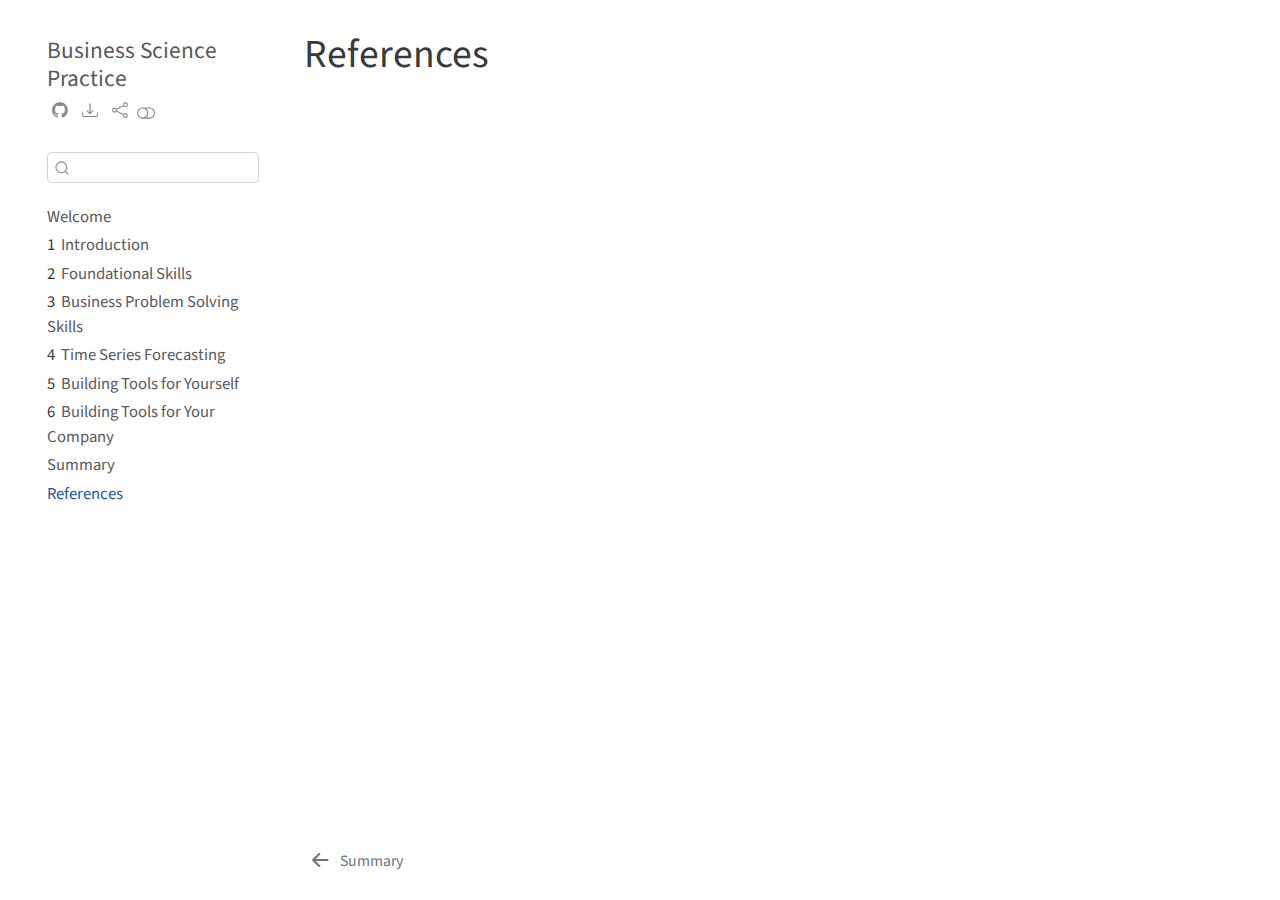
<file: _book/references.html>
<!DOCTYPE html>
<html xmlns="http://www.w3.org/1999/xhtml" lang="en" xml:lang="en"><head>

<meta charset="utf-8">
<meta name="generator" content="quarto-1.2.269">

<meta name="viewport" content="width=device-width, initial-scale=1.0, user-scalable=yes">


<title>Business Science Practice - References</title>
<style>
code{white-space: pre-wrap;}
span.smallcaps{font-variant: small-caps;}
div.columns{display: flex; gap: min(4vw, 1.5em);}
div.column{flex: auto; overflow-x: auto;}
div.hanging-indent{margin-left: 1.5em; text-indent: -1.5em;}
ul.task-list{list-style: none;}
ul.task-list li input[type="checkbox"] {
  width: 0.8em;
  margin: 0 0.8em 0.2em -1.6em;
  vertical-align: middle;
}
div.csl-bib-body { }
div.csl-entry {
  clear: both;
}
.hanging div.csl-entry {
  margin-left:2em;
  text-indent:-2em;
}
div.csl-left-margin {
  min-width:2em;
  float:left;
}
div.csl-right-inline {
  margin-left:2em;
  padding-left:1em;
}
div.csl-indent {
  margin-left: 2em;
}
</style>


<script src="site_libs/quarto-nav/quarto-nav.js"></script>
<script src="site_libs/quarto-nav/headroom.min.js"></script>
<script src="site_libs/clipboard/clipboard.min.js"></script>
<script src="site_libs/quarto-search/autocomplete.umd.js"></script>
<script src="site_libs/quarto-search/fuse.min.js"></script>
<script src="site_libs/quarto-search/quarto-search.js"></script>
<meta name="quarto:offset" content="./">
<link href="./summary.html" rel="prev">
<script src="site_libs/quarto-html/quarto.js"></script>
<script src="site_libs/quarto-html/popper.min.js"></script>
<script src="site_libs/quarto-html/tippy.umd.min.js"></script>
<script src="site_libs/quarto-html/anchor.min.js"></script>
<link href="site_libs/quarto-html/tippy.css" rel="stylesheet">
<link href="site_libs/quarto-html/quarto-syntax-highlighting.css" rel="stylesheet" class="quarto-color-scheme" id="quarto-text-highlighting-styles">
<link href="site_libs/quarto-html/quarto-syntax-highlighting-dark.css" rel="prefetch" class="quarto-color-scheme quarto-color-alternate" id="quarto-text-highlighting-styles">
<script src="site_libs/bootstrap/bootstrap.min.js"></script>
<link href="site_libs/bootstrap/bootstrap-icons.css" rel="stylesheet">
<link href="site_libs/bootstrap/bootstrap.min.css" rel="stylesheet" class="quarto-color-scheme" id="quarto-bootstrap" data-mode="dark">
<link href="site_libs/bootstrap/bootstrap-dark.min.css" rel="prefetch" class="quarto-color-scheme quarto-color-alternate" id="quarto-bootstrap" data-mode="light">
<script id="quarto-search-options" type="application/json">{
  "location": "sidebar",
  "copy-button": false,
  "collapse-after": 3,
  "panel-placement": "start",
  "type": "textbox",
  "limit": 20,
  "language": {
    "search-no-results-text": "No results",
    "search-matching-documents-text": "matching documents",
    "search-copy-link-title": "Copy link to search",
    "search-hide-matches-text": "Hide additional matches",
    "search-more-match-text": "more match in this document",
    "search-more-matches-text": "more matches in this document",
    "search-clear-button-title": "Clear",
    "search-detached-cancel-button-title": "Cancel",
    "search-submit-button-title": "Submit"
  }
}</script>


</head>

<body class="nav-sidebar floating">

<div id="quarto-search-results"></div>
  <header id="quarto-header" class="headroom fixed-top">
  <nav class="quarto-secondary-nav" data-bs-toggle="collapse" data-bs-target="#quarto-sidebar" aria-controls="quarto-sidebar" aria-expanded="false" aria-label="Toggle sidebar navigation" onclick="if (window.quartoToggleHeadroom) { window.quartoToggleHeadroom(); }">
    <div class="container-fluid d-flex justify-content-between">
      <h1 class="quarto-secondary-nav-title">References</h1>
      <button type="button" class="quarto-btn-toggle btn" aria-label="Show secondary navigation">
        <i class="bi bi-chevron-right"></i>
      </button>
    </div>
  </nav>
</header>
<!-- content -->
<div id="quarto-content" class="quarto-container page-columns page-rows-contents page-layout-article">
<!-- sidebar -->
  <nav id="quarto-sidebar" class="sidebar collapse sidebar-navigation floating overflow-auto">
    <div class="pt-lg-2 mt-2 text-left sidebar-header">
    <div class="sidebar-title mb-0 py-0">
      <a href="./">Business Science Practice</a> 
        <div class="sidebar-tools-main tools-wide">
    <a href="https://github.com/eddychetz/business-science-book.git" title="Source Code" class="sidebar-tool px-1"><i class="bi bi-github"></i></a>
    <a href="" title="Download" id="sidebar-tool-dropdown-0" class="sidebar-tool dropdown-toggle px-1" data-bs-toggle="dropdown" aria-expanded="false"><i class="bi bi-download"></i></a>
    <ul class="dropdown-menu" aria-labelledby="sidebar-tool-dropdown-0">
        <li>
          <a class="dropdown-item sidebar-tools-main-item" href="./Business-Science-Practice.pdf">
            <i class="bi bi-bi-file-pdf pe-1"></i>
          Download PDF
          </a>
        </li>
        <li>
          <a class="dropdown-item sidebar-tools-main-item" href="./Business-Science-Practice.epub">
            <i class="bi bi-bi-journal pe-1"></i>
          Download ePub
          </a>
        </li>
    </ul>
    <a href="" title="Share" id="sidebar-tool-dropdown-1" class="sidebar-tool dropdown-toggle px-1" data-bs-toggle="dropdown" aria-expanded="false"><i class="bi bi-share"></i></a>
    <ul class="dropdown-menu" aria-labelledby="sidebar-tool-dropdown-1">
        <li>
          <a class="dropdown-item sidebar-tools-main-item" href="https://www.facebook.com/sharer/sharer.php?u=|url|">
            <i class="bi bi-bi-facebook pe-1"></i>
          Facebook
          </a>
        </li>
        <li>
          <a class="dropdown-item sidebar-tools-main-item" href="https://twitter.com/intent/tweet?url=|url|">
            <i class="bi bi-bi-twitter pe-1"></i>
          Twitter
          </a>
        </li>
    </ul>
  <a href="" class="quarto-color-scheme-toggle sidebar-tool" onclick="window.quartoToggleColorScheme(); return false;" title="Toggle dark mode"><i class="bi"></i></a>
</div>
    </div>
      </div>
      <div class="mt-2 flex-shrink-0 align-items-center">
        <div class="sidebar-search">
        <div id="quarto-search" class="" title="Search"></div>
        </div>
      </div>
    <div class="sidebar-menu-container"> 
    <ul class="list-unstyled mt-1">
        <li class="sidebar-item">
  <div class="sidebar-item-container"> 
  <a href="./index.html" class="sidebar-item-text sidebar-link">Welcome</a>
  </div>
</li>
        <li class="sidebar-item">
  <div class="sidebar-item-container"> 
  <a href="./intro.html" class="sidebar-item-text sidebar-link"><span class="chapter-number">1</span>&nbsp; <span class="chapter-title">Introduction</span></a>
  </div>
</li>
        <li class="sidebar-item">
  <div class="sidebar-item-container"> 
  <a href="./foundational.html" class="sidebar-item-text sidebar-link"><span class="chapter-number">2</span>&nbsp; <span class="chapter-title">Foundational Skills</span></a>
  </div>
</li>
        <li class="sidebar-item">
  <div class="sidebar-item-container"> 
  <a href="./problem-solving.html" class="sidebar-item-text sidebar-link"><span class="chapter-number">3</span>&nbsp; <span class="chapter-title">Business Problem Solving Skills</span></a>
  </div>
</li>
        <li class="sidebar-item">
  <div class="sidebar-item-container"> 
  <a href="./time-series.html" class="sidebar-item-text sidebar-link"><span class="chapter-number">4</span>&nbsp; <span class="chapter-title">Time Series Forecasting</span></a>
  </div>
</li>
        <li class="sidebar-item">
  <div class="sidebar-item-container"> 
  <a href="./build-portfolio-tools.html" class="sidebar-item-text sidebar-link"><span class="chapter-number">5</span>&nbsp; <span class="chapter-title">Building Tools for Yourself</span></a>
  </div>
</li>
        <li class="sidebar-item">
  <div class="sidebar-item-container"> 
  <a href="./build-company-tools.html" class="sidebar-item-text sidebar-link"><span class="chapter-number">6</span>&nbsp; <span class="chapter-title">Building Tools for Your Company</span></a>
  </div>
</li>
        <li class="sidebar-item">
  <div class="sidebar-item-container"> 
  <a href="./summary.html" class="sidebar-item-text sidebar-link">Summary</a>
  </div>
</li>
        <li class="sidebar-item">
  <div class="sidebar-item-container"> 
  <a href="./references.html" class="sidebar-item-text sidebar-link active">References</a>
  </div>
</li>
    </ul>
    </div>
</nav>
<!-- margin-sidebar -->
    <div id="quarto-margin-sidebar" class="sidebar margin-sidebar">
        
    </div>
<!-- main -->
<main class="content" id="quarto-document-content">

<header id="title-block-header" class="quarto-title-block default">
<div class="quarto-title">
<h1 class="title d-none d-lg-block">References</h1>
</div>



<div class="quarto-title-meta">

    
  
    
  </div>
  

</header>

<div id="refs" role="doc-bibliography" style="display: none">

</div>



</main> <!-- /main -->
<script id="quarto-html-after-body" type="application/javascript">
window.document.addEventListener("DOMContentLoaded", function (event) {
  const toggleBodyColorMode = (bsSheetEl) => {
    const mode = bsSheetEl.getAttribute("data-mode");
    const bodyEl = window.document.querySelector("body");
    if (mode === "dark") {
      bodyEl.classList.add("quarto-dark");
      bodyEl.classList.remove("quarto-light");
    } else {
      bodyEl.classList.add("quarto-light");
      bodyEl.classList.remove("quarto-dark");
    }
  }
  const toggleBodyColorPrimary = () => {
    const bsSheetEl = window.document.querySelector("link#quarto-bootstrap");
    if (bsSheetEl) {
      toggleBodyColorMode(bsSheetEl);
    }
  }
  toggleBodyColorPrimary();  
  const disableStylesheet = (stylesheets) => {
    for (let i=0; i < stylesheets.length; i++) {
      const stylesheet = stylesheets[i];
      stylesheet.rel = 'prefetch';
    }
  }
  const enableStylesheet = (stylesheets) => {
    for (let i=0; i < stylesheets.length; i++) {
      const stylesheet = stylesheets[i];
      stylesheet.rel = 'stylesheet';
    }
  }
  const manageTransitions = (selector, allowTransitions) => {
    const els = window.document.querySelectorAll(selector);
    for (let i=0; i < els.length; i++) {
      const el = els[i];
      if (allowTransitions) {
        el.classList.remove('notransition');
      } else {
        el.classList.add('notransition');
      }
    }
  }
  const toggleColorMode = (alternate) => {
    // Switch the stylesheets
    const alternateStylesheets = window.document.querySelectorAll('link.quarto-color-scheme.quarto-color-alternate');
    manageTransitions('#quarto-margin-sidebar .nav-link', false);
    if (alternate) {
      enableStylesheet(alternateStylesheets);
      for (const sheetNode of alternateStylesheets) {
        if (sheetNode.id === "quarto-bootstrap") {
          toggleBodyColorMode(sheetNode);
        }
      }
    } else {
      disableStylesheet(alternateStylesheets);
      toggleBodyColorPrimary();
    }
    manageTransitions('#quarto-margin-sidebar .nav-link', true);
    // Switch the toggles
    const toggles = window.document.querySelectorAll('.quarto-color-scheme-toggle');
    for (let i=0; i < toggles.length; i++) {
      const toggle = toggles[i];
      if (toggle) {
        if (alternate) {
          toggle.classList.add("alternate");     
        } else {
          toggle.classList.remove("alternate");
        }
      }
    }
    // Hack to workaround the fact that safari doesn't
    // properly recolor the scrollbar when toggling (#1455)
    if (navigator.userAgent.indexOf('Safari') > 0 && navigator.userAgent.indexOf('Chrome') == -1) {
      manageTransitions("body", false);
      window.scrollTo(0, 1);
      setTimeout(() => {
        window.scrollTo(0, 0);
        manageTransitions("body", true);
      }, 40);  
    }
  }
  const isFileUrl = () => { 
    return window.location.protocol === 'file:';
  }
  const hasAlternateSentinel = () => {  
    let styleSentinel = getColorSchemeSentinel();
    if (styleSentinel !== null) {
      return styleSentinel === "alternate";
    } else {
      return false;
    }
  }
  const setStyleSentinel = (alternate) => {
    const value = alternate ? "alternate" : "default";
    if (!isFileUrl()) {
      window.localStorage.setItem("quarto-color-scheme", value);
    } else {
      localAlternateSentinel = value;
    }
  }
  const getColorSchemeSentinel = () => {
    if (!isFileUrl()) {
      const storageValue = window.localStorage.getItem("quarto-color-scheme");
      return storageValue != null ? storageValue : localAlternateSentinel;
    } else {
      return localAlternateSentinel;
    }
  }
  let localAlternateSentinel = 'default';
  // Dark / light mode switch
  window.quartoToggleColorScheme = () => {
    // Read the current dark / light value 
    let toAlternate = !hasAlternateSentinel();
    toggleColorMode(toAlternate);
    setStyleSentinel(toAlternate);
  };
  // Ensure there is a toggle, if there isn't float one in the top right
  if (window.document.querySelector('.quarto-color-scheme-toggle') === null) {
    const a = window.document.createElement('a');
    a.classList.add('top-right');
    a.classList.add('quarto-color-scheme-toggle');
    a.href = "";
    a.onclick = function() { try { window.quartoToggleColorScheme(); } catch {} return false; };
    const i = window.document.createElement("i");
    i.classList.add('bi');
    a.appendChild(i);
    window.document.body.appendChild(a);
  }
  // Switch to dark mode if need be
  if (hasAlternateSentinel()) {
    toggleColorMode(true);
  } else {
    toggleColorMode(false);
  }
  const icon = "";
  const anchorJS = new window.AnchorJS();
  anchorJS.options = {
    placement: 'right',
    icon: icon
  };
  anchorJS.add('.anchored');
  const clipboard = new window.ClipboardJS('.code-copy-button', {
    target: function(trigger) {
      return trigger.previousElementSibling;
    }
  });
  clipboard.on('success', function(e) {
    // button target
    const button = e.trigger;
    // don't keep focus
    button.blur();
    // flash "checked"
    button.classList.add('code-copy-button-checked');
    var currentTitle = button.getAttribute("title");
    button.setAttribute("title", "Copied!");
    let tooltip;
    if (window.bootstrap) {
      button.setAttribute("data-bs-toggle", "tooltip");
      button.setAttribute("data-bs-placement", "left");
      button.setAttribute("data-bs-title", "Copied!");
      tooltip = new bootstrap.Tooltip(button, 
        { trigger: "manual", 
          customClass: "code-copy-button-tooltip",
          offset: [0, -8]});
      tooltip.show();    
    }
    setTimeout(function() {
      if (tooltip) {
        tooltip.hide();
        button.removeAttribute("data-bs-title");
        button.removeAttribute("data-bs-toggle");
        button.removeAttribute("data-bs-placement");
      }
      button.setAttribute("title", currentTitle);
      button.classList.remove('code-copy-button-checked');
    }, 1000);
    // clear code selection
    e.clearSelection();
  });
  function tippyHover(el, contentFn) {
    const config = {
      allowHTML: true,
      content: contentFn,
      maxWidth: 500,
      delay: 100,
      arrow: false,
      appendTo: function(el) {
          return el.parentElement;
      },
      interactive: true,
      interactiveBorder: 10,
      theme: 'quarto',
      placement: 'bottom-start'
    };
    window.tippy(el, config); 
  }
  const noterefs = window.document.querySelectorAll('a[role="doc-noteref"]');
  for (var i=0; i<noterefs.length; i++) {
    const ref = noterefs[i];
    tippyHover(ref, function() {
      // use id or data attribute instead here
      let href = ref.getAttribute('data-footnote-href') || ref.getAttribute('href');
      try { href = new URL(href).hash; } catch {}
      const id = href.replace(/^#\/?/, "");
      const note = window.document.getElementById(id);
      return note.innerHTML;
    });
  }
  const findCites = (el) => {
    const parentEl = el.parentElement;
    if (parentEl) {
      const cites = parentEl.dataset.cites;
      if (cites) {
        return {
          el,
          cites: cites.split(' ')
        };
      } else {
        return findCites(el.parentElement)
      }
    } else {
      return undefined;
    }
  };
  var bibliorefs = window.document.querySelectorAll('a[role="doc-biblioref"]');
  for (var i=0; i<bibliorefs.length; i++) {
    const ref = bibliorefs[i];
    const citeInfo = findCites(ref);
    if (citeInfo) {
      tippyHover(citeInfo.el, function() {
        var popup = window.document.createElement('div');
        citeInfo.cites.forEach(function(cite) {
          var citeDiv = window.document.createElement('div');
          citeDiv.classList.add('hanging-indent');
          citeDiv.classList.add('csl-entry');
          var biblioDiv = window.document.getElementById('ref-' + cite);
          if (biblioDiv) {
            citeDiv.innerHTML = biblioDiv.innerHTML;
          }
          popup.appendChild(citeDiv);
        });
        return popup.innerHTML;
      });
    }
  }
});
</script>
<nav class="page-navigation">
  <div class="nav-page nav-page-previous">
      <a href="./summary.html" class="pagination-link">
        <i class="bi bi-arrow-left-short"></i> <span class="nav-page-text">Summary</span>
      </a>          
  </div>
  <div class="nav-page nav-page-next">
  </div>
</nav>
</div> <!-- /content -->



</body></html>
</file>
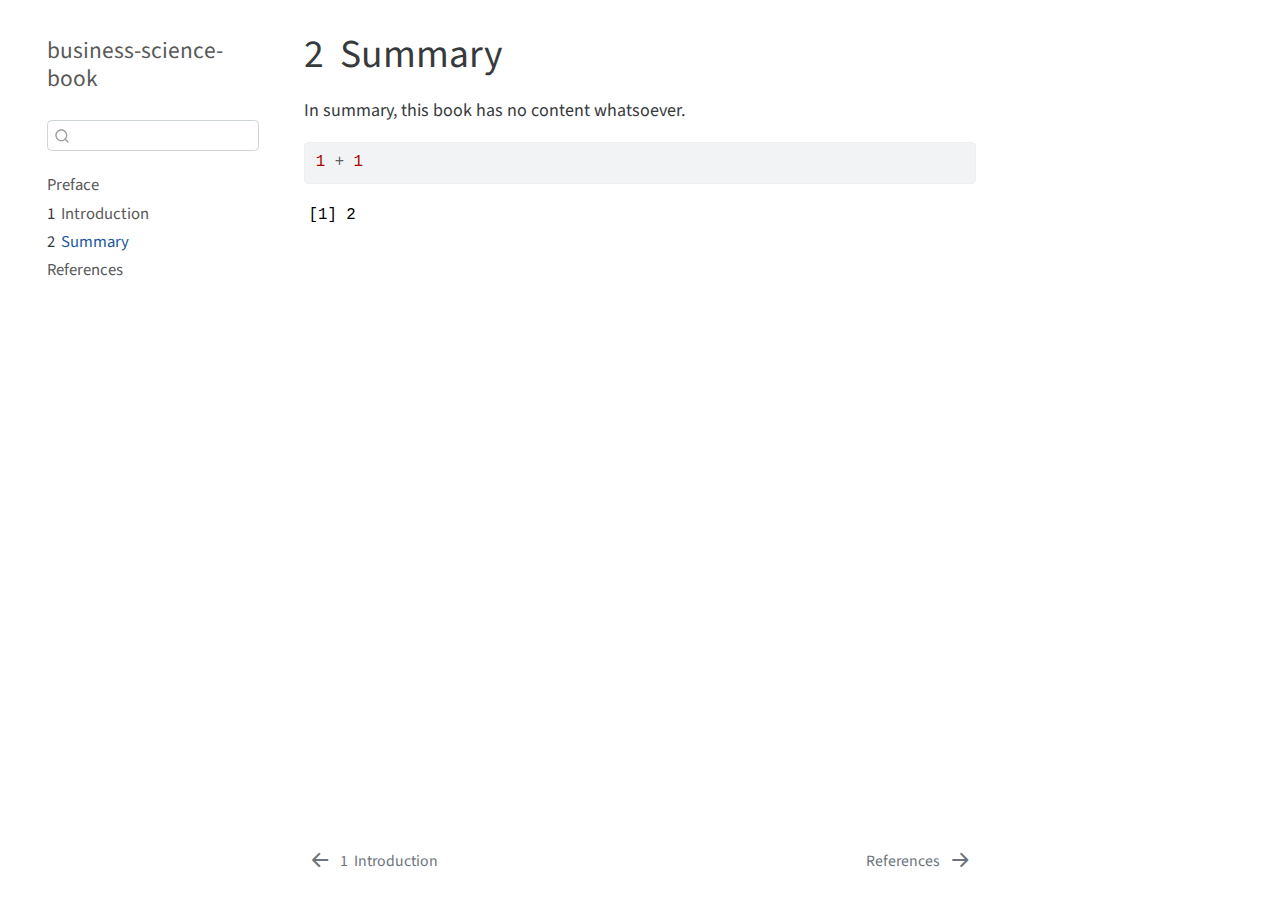
<file: _book/summary.html>
<!DOCTYPE html>
<html xmlns="http://www.w3.org/1999/xhtml" lang="en" xml:lang="en"><head>

<meta charset="utf-8">
<meta name="generator" content="quarto-1.2.269">

<meta name="viewport" content="width=device-width, initial-scale=1.0, user-scalable=yes">


<title>business-science-book - 2&nbsp; Summary</title>
<style>
code{white-space: pre-wrap;}
span.smallcaps{font-variant: small-caps;}
div.columns{display: flex; gap: min(4vw, 1.5em);}
div.column{flex: auto; overflow-x: auto;}
div.hanging-indent{margin-left: 1.5em; text-indent: -1.5em;}
ul.task-list{list-style: none;}
ul.task-list li input[type="checkbox"] {
  width: 0.8em;
  margin: 0 0.8em 0.2em -1.6em;
  vertical-align: middle;
}
pre > code.sourceCode { white-space: pre; position: relative; }
pre > code.sourceCode > span { display: inline-block; line-height: 1.25; }
pre > code.sourceCode > span:empty { height: 1.2em; }
.sourceCode { overflow: visible; }
code.sourceCode > span { color: inherit; text-decoration: inherit; }
div.sourceCode { margin: 1em 0; }
pre.sourceCode { margin: 0; }
@media screen {
div.sourceCode { overflow: auto; }
}
@media print {
pre > code.sourceCode { white-space: pre-wrap; }
pre > code.sourceCode > span { text-indent: -5em; padding-left: 5em; }
}
pre.numberSource code
  { counter-reset: source-line 0; }
pre.numberSource code > span
  { position: relative; left: -4em; counter-increment: source-line; }
pre.numberSource code > span > a:first-child::before
  { content: counter(source-line);
    position: relative; left: -1em; text-align: right; vertical-align: baseline;
    border: none; display: inline-block;
    -webkit-touch-callout: none; -webkit-user-select: none;
    -khtml-user-select: none; -moz-user-select: none;
    -ms-user-select: none; user-select: none;
    padding: 0 4px; width: 4em;
    color: #aaaaaa;
  }
pre.numberSource { margin-left: 3em; border-left: 1px solid #aaaaaa;  padding-left: 4px; }
div.sourceCode
  {   }
@media screen {
pre > code.sourceCode > span > a:first-child::before { text-decoration: underline; }
}
code span.al { color: #ff0000; font-weight: bold; } /* Alert */
code span.an { color: #60a0b0; font-weight: bold; font-style: italic; } /* Annotation */
code span.at { color: #7d9029; } /* Attribute */
code span.bn { color: #40a070; } /* BaseN */
code span.bu { color: #008000; } /* BuiltIn */
code span.cf { color: #007020; font-weight: bold; } /* ControlFlow */
code span.ch { color: #4070a0; } /* Char */
code span.cn { color: #880000; } /* Constant */
code span.co { color: #60a0b0; font-style: italic; } /* Comment */
code span.cv { color: #60a0b0; font-weight: bold; font-style: italic; } /* CommentVar */
code span.do { color: #ba2121; font-style: italic; } /* Documentation */
code span.dt { color: #902000; } /* DataType */
code span.dv { color: #40a070; } /* DecVal */
code span.er { color: #ff0000; font-weight: bold; } /* Error */
code span.ex { } /* Extension */
code span.fl { color: #40a070; } /* Float */
code span.fu { color: #06287e; } /* Function */
code span.im { color: #008000; font-weight: bold; } /* Import */
code span.in { color: #60a0b0; font-weight: bold; font-style: italic; } /* Information */
code span.kw { color: #007020; font-weight: bold; } /* Keyword */
code span.op { color: #666666; } /* Operator */
code span.ot { color: #007020; } /* Other */
code span.pp { color: #bc7a00; } /* Preprocessor */
code span.sc { color: #4070a0; } /* SpecialChar */
code span.ss { color: #bb6688; } /* SpecialString */
code span.st { color: #4070a0; } /* String */
code span.va { color: #19177c; } /* Variable */
code span.vs { color: #4070a0; } /* VerbatimString */
code span.wa { color: #60a0b0; font-weight: bold; font-style: italic; } /* Warning */
</style>


<script src="site_libs/quarto-nav/quarto-nav.js"></script>
<script src="site_libs/quarto-nav/headroom.min.js"></script>
<script src="site_libs/clipboard/clipboard.min.js"></script>
<script src="site_libs/quarto-search/autocomplete.umd.js"></script>
<script src="site_libs/quarto-search/fuse.min.js"></script>
<script src="site_libs/quarto-search/quarto-search.js"></script>
<meta name="quarto:offset" content="./">
<link href="./references.html" rel="next">
<link href="./intro.html" rel="prev">
<script src="site_libs/quarto-html/quarto.js"></script>
<script src="site_libs/quarto-html/popper.min.js"></script>
<script src="site_libs/quarto-html/tippy.umd.min.js"></script>
<script src="site_libs/quarto-html/anchor.min.js"></script>
<link href="site_libs/quarto-html/tippy.css" rel="stylesheet">
<link href="site_libs/quarto-html/quarto-syntax-highlighting.css" rel="stylesheet" id="quarto-text-highlighting-styles">
<script src="site_libs/bootstrap/bootstrap.min.js"></script>
<link href="site_libs/bootstrap/bootstrap-icons.css" rel="stylesheet">
<link href="site_libs/bootstrap/bootstrap.min.css" rel="stylesheet" id="quarto-bootstrap" data-mode="light">
<script id="quarto-search-options" type="application/json">{
  "location": "sidebar",
  "copy-button": false,
  "collapse-after": 3,
  "panel-placement": "start",
  "type": "textbox",
  "limit": 20,
  "language": {
    "search-no-results-text": "No results",
    "search-matching-documents-text": "matching documents",
    "search-copy-link-title": "Copy link to search",
    "search-hide-matches-text": "Hide additional matches",
    "search-more-match-text": "more match in this document",
    "search-more-matches-text": "more matches in this document",
    "search-clear-button-title": "Clear",
    "search-detached-cancel-button-title": "Cancel",
    "search-submit-button-title": "Submit"
  }
}</script>


</head>

<body class="nav-sidebar floating">

<div id="quarto-search-results"></div>
  <header id="quarto-header" class="headroom fixed-top">
  <nav class="quarto-secondary-nav" data-bs-toggle="collapse" data-bs-target="#quarto-sidebar" aria-controls="quarto-sidebar" aria-expanded="false" aria-label="Toggle sidebar navigation" onclick="if (window.quartoToggleHeadroom) { window.quartoToggleHeadroom(); }">
    <div class="container-fluid d-flex justify-content-between">
      <h1 class="quarto-secondary-nav-title"><span class="chapter-number">2</span>&nbsp; <span class="chapter-title">Summary</span></h1>
      <button type="button" class="quarto-btn-toggle btn" aria-label="Show secondary navigation">
        <i class="bi bi-chevron-right"></i>
      </button>
    </div>
  </nav>
</header>
<!-- content -->
<div id="quarto-content" class="quarto-container page-columns page-rows-contents page-layout-article">
<!-- sidebar -->
  <nav id="quarto-sidebar" class="sidebar collapse sidebar-navigation floating overflow-auto">
    <div class="pt-lg-2 mt-2 text-left sidebar-header">
    <div class="sidebar-title mb-0 py-0">
      <a href="./">business-science-book</a> 
    </div>
      </div>
      <div class="mt-2 flex-shrink-0 align-items-center">
        <div class="sidebar-search">
        <div id="quarto-search" class="" title="Search"></div>
        </div>
      </div>
    <div class="sidebar-menu-container"> 
    <ul class="list-unstyled mt-1">
        <li class="sidebar-item">
  <div class="sidebar-item-container"> 
  <a href="./index.html" class="sidebar-item-text sidebar-link">Preface</a>
  </div>
</li>
        <li class="sidebar-item">
  <div class="sidebar-item-container"> 
  <a href="./intro.html" class="sidebar-item-text sidebar-link"><span class="chapter-number">1</span>&nbsp; <span class="chapter-title">Introduction</span></a>
  </div>
</li>
        <li class="sidebar-item">
  <div class="sidebar-item-container"> 
  <a href="./summary.html" class="sidebar-item-text sidebar-link active"><span class="chapter-number">2</span>&nbsp; <span class="chapter-title">Summary</span></a>
  </div>
</li>
        <li class="sidebar-item">
  <div class="sidebar-item-container"> 
  <a href="./references.html" class="sidebar-item-text sidebar-link">References</a>
  </div>
</li>
    </ul>
    </div>
</nav>
<!-- margin-sidebar -->
    <div id="quarto-margin-sidebar" class="sidebar margin-sidebar">
        
    </div>
<!-- main -->
<main class="content" id="quarto-document-content">

<header id="title-block-header" class="quarto-title-block default">
<div class="quarto-title">
<h1 class="title d-none d-lg-block"><span class="chapter-number">2</span>&nbsp; <span class="chapter-title">Summary</span></h1>
</div>



<div class="quarto-title-meta">

    
  
    
  </div>
  

</header>

<p>In summary, this book has no content whatsoever.</p>
<div class="cell">
<div class="sourceCode cell-code" id="cb1"><pre class="sourceCode r code-with-copy"><code class="sourceCode r"><span id="cb1-1"><a href="#cb1-1" aria-hidden="true" tabindex="-1"></a><span class="dv">1</span> <span class="sc">+</span> <span class="dv">1</span></span></code><button title="Copy to Clipboard" class="code-copy-button"><i class="bi"></i></button></pre></div>
<div class="cell-output cell-output-stdout">
<pre><code>[1] 2</code></pre>
</div>
</div>



</main> <!-- /main -->
<script id="quarto-html-after-body" type="application/javascript">
window.document.addEventListener("DOMContentLoaded", function (event) {
  const toggleBodyColorMode = (bsSheetEl) => {
    const mode = bsSheetEl.getAttribute("data-mode");
    const bodyEl = window.document.querySelector("body");
    if (mode === "dark") {
      bodyEl.classList.add("quarto-dark");
      bodyEl.classList.remove("quarto-light");
    } else {
      bodyEl.classList.add("quarto-light");
      bodyEl.classList.remove("quarto-dark");
    }
  }
  const toggleBodyColorPrimary = () => {
    const bsSheetEl = window.document.querySelector("link#quarto-bootstrap");
    if (bsSheetEl) {
      toggleBodyColorMode(bsSheetEl);
    }
  }
  toggleBodyColorPrimary();  
  const icon = "";
  const anchorJS = new window.AnchorJS();
  anchorJS.options = {
    placement: 'right',
    icon: icon
  };
  anchorJS.add('.anchored');
  const clipboard = new window.ClipboardJS('.code-copy-button', {
    target: function(trigger) {
      return trigger.previousElementSibling;
    }
  });
  clipboard.on('success', function(e) {
    // button target
    const button = e.trigger;
    // don't keep focus
    button.blur();
    // flash "checked"
    button.classList.add('code-copy-button-checked');
    var currentTitle = button.getAttribute("title");
    button.setAttribute("title", "Copied!");
    let tooltip;
    if (window.bootstrap) {
      button.setAttribute("data-bs-toggle", "tooltip");
      button.setAttribute("data-bs-placement", "left");
      button.setAttribute("data-bs-title", "Copied!");
      tooltip = new bootstrap.Tooltip(button, 
        { trigger: "manual", 
          customClass: "code-copy-button-tooltip",
          offset: [0, -8]});
      tooltip.show();    
    }
    setTimeout(function() {
      if (tooltip) {
        tooltip.hide();
        button.removeAttribute("data-bs-title");
        button.removeAttribute("data-bs-toggle");
        button.removeAttribute("data-bs-placement");
      }
      button.setAttribute("title", currentTitle);
      button.classList.remove('code-copy-button-checked');
    }, 1000);
    // clear code selection
    e.clearSelection();
  });
  function tippyHover(el, contentFn) {
    const config = {
      allowHTML: true,
      content: contentFn,
      maxWidth: 500,
      delay: 100,
      arrow: false,
      appendTo: function(el) {
          return el.parentElement;
      },
      interactive: true,
      interactiveBorder: 10,
      theme: 'quarto',
      placement: 'bottom-start'
    };
    window.tippy(el, config); 
  }
  const noterefs = window.document.querySelectorAll('a[role="doc-noteref"]');
  for (var i=0; i<noterefs.length; i++) {
    const ref = noterefs[i];
    tippyHover(ref, function() {
      // use id or data attribute instead here
      let href = ref.getAttribute('data-footnote-href') || ref.getAttribute('href');
      try { href = new URL(href).hash; } catch {}
      const id = href.replace(/^#\/?/, "");
      const note = window.document.getElementById(id);
      return note.innerHTML;
    });
  }
  const findCites = (el) => {
    const parentEl = el.parentElement;
    if (parentEl) {
      const cites = parentEl.dataset.cites;
      if (cites) {
        return {
          el,
          cites: cites.split(' ')
        };
      } else {
        return findCites(el.parentElement)
      }
    } else {
      return undefined;
    }
  };
  var bibliorefs = window.document.querySelectorAll('a[role="doc-biblioref"]');
  for (var i=0; i<bibliorefs.length; i++) {
    const ref = bibliorefs[i];
    const citeInfo = findCites(ref);
    if (citeInfo) {
      tippyHover(citeInfo.el, function() {
        var popup = window.document.createElement('div');
        citeInfo.cites.forEach(function(cite) {
          var citeDiv = window.document.createElement('div');
          citeDiv.classList.add('hanging-indent');
          citeDiv.classList.add('csl-entry');
          var biblioDiv = window.document.getElementById('ref-' + cite);
          if (biblioDiv) {
            citeDiv.innerHTML = biblioDiv.innerHTML;
          }
          popup.appendChild(citeDiv);
        });
        return popup.innerHTML;
      });
    }
  }
});
</script>
<nav class="page-navigation">
  <div class="nav-page nav-page-previous">
      <a href="./intro.html" class="pagination-link">
        <i class="bi bi-arrow-left-short"></i> <span class="nav-page-text"><span class="chapter-number">1</span>&nbsp; <span class="chapter-title">Introduction</span></span>
      </a>          
  </div>
  <div class="nav-page nav-page-next">
      <a href="./references.html" class="pagination-link">
        <span class="nav-page-text">References</span> <i class="bi bi-arrow-right-short"></i>
      </a>
  </div>
</nav>
</div> <!-- /content -->



</body></html>
</file>
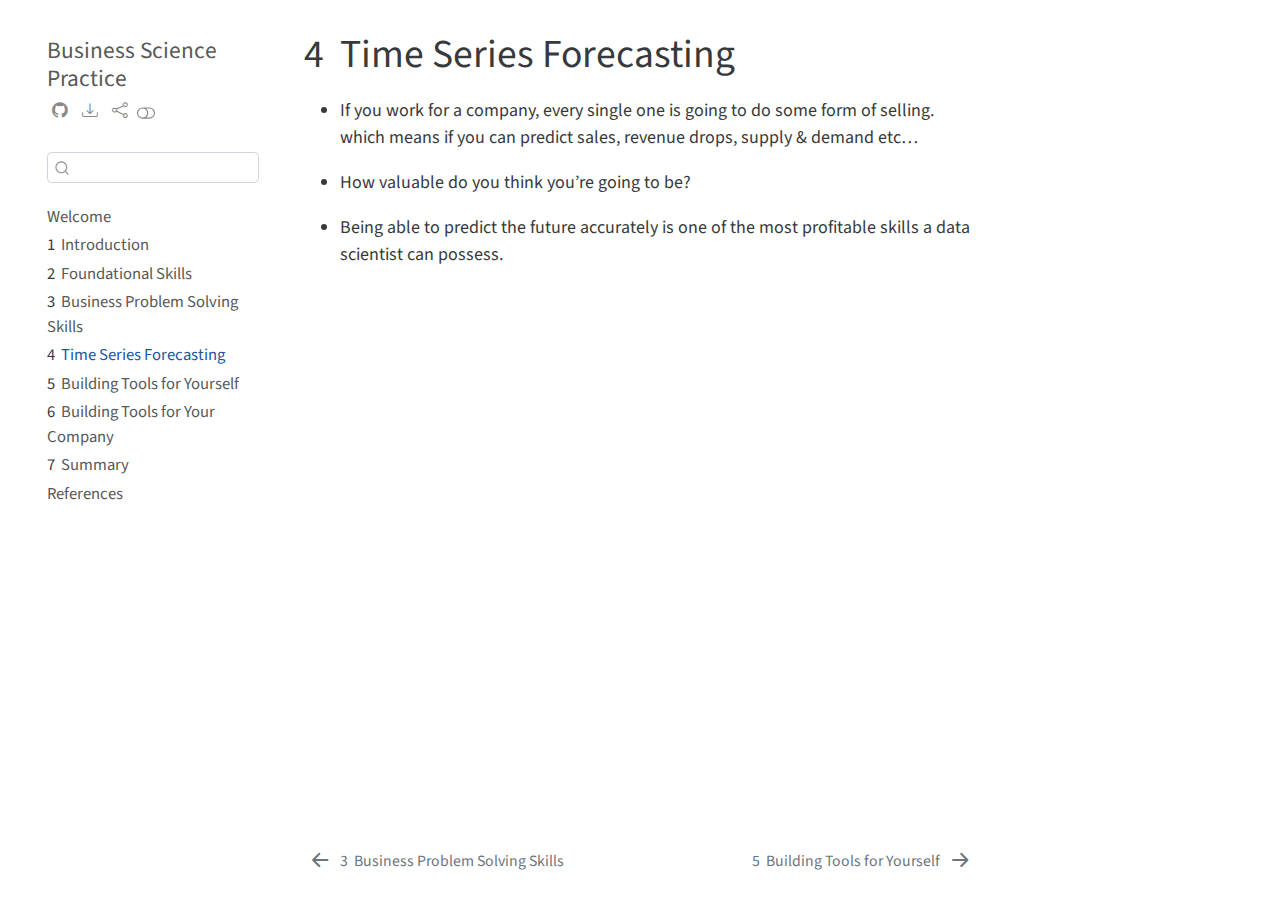
<file: _book/time-series.html>
<!DOCTYPE html>
<html xmlns="http://www.w3.org/1999/xhtml" lang="en" xml:lang="en"><head>

<meta charset="utf-8">
<meta name="generator" content="quarto-1.2.269">

<meta name="viewport" content="width=device-width, initial-scale=1.0, user-scalable=yes">


<title>Business Science Practice - 4&nbsp; Time Series Forecasting</title>
<style>
code{white-space: pre-wrap;}
span.smallcaps{font-variant: small-caps;}
div.columns{display: flex; gap: min(4vw, 1.5em);}
div.column{flex: auto; overflow-x: auto;}
div.hanging-indent{margin-left: 1.5em; text-indent: -1.5em;}
ul.task-list{list-style: none;}
ul.task-list li input[type="checkbox"] {
  width: 0.8em;
  margin: 0 0.8em 0.2em -1.6em;
  vertical-align: middle;
}
</style>


<script src="site_libs/quarto-nav/quarto-nav.js"></script>
<script src="site_libs/quarto-nav/headroom.min.js"></script>
<script src="site_libs/clipboard/clipboard.min.js"></script>
<script src="site_libs/quarto-search/autocomplete.umd.js"></script>
<script src="site_libs/quarto-search/fuse.min.js"></script>
<script src="site_libs/quarto-search/quarto-search.js"></script>
<meta name="quarto:offset" content="./">
<link href="./build-portfolio-tools.html" rel="next">
<link href="./problem-solving.html" rel="prev">
<script src="site_libs/quarto-html/quarto.js"></script>
<script src="site_libs/quarto-html/popper.min.js"></script>
<script src="site_libs/quarto-html/tippy.umd.min.js"></script>
<script src="site_libs/quarto-html/anchor.min.js"></script>
<link href="site_libs/quarto-html/tippy.css" rel="stylesheet">
<link href="site_libs/quarto-html/quarto-syntax-highlighting.css" rel="stylesheet" class="quarto-color-scheme" id="quarto-text-highlighting-styles">
<link href="site_libs/quarto-html/quarto-syntax-highlighting-dark.css" rel="prefetch" class="quarto-color-scheme quarto-color-alternate" id="quarto-text-highlighting-styles">
<script src="site_libs/bootstrap/bootstrap.min.js"></script>
<link href="site_libs/bootstrap/bootstrap-icons.css" rel="stylesheet">
<link href="site_libs/bootstrap/bootstrap.min.css" rel="stylesheet" class="quarto-color-scheme" id="quarto-bootstrap" data-mode="dark">
<link href="site_libs/bootstrap/bootstrap-dark.min.css" rel="prefetch" class="quarto-color-scheme quarto-color-alternate" id="quarto-bootstrap" data-mode="light">
<script id="quarto-search-options" type="application/json">{
  "location": "sidebar",
  "copy-button": false,
  "collapse-after": 3,
  "panel-placement": "start",
  "type": "textbox",
  "limit": 20,
  "language": {
    "search-no-results-text": "No results",
    "search-matching-documents-text": "matching documents",
    "search-copy-link-title": "Copy link to search",
    "search-hide-matches-text": "Hide additional matches",
    "search-more-match-text": "more match in this document",
    "search-more-matches-text": "more matches in this document",
    "search-clear-button-title": "Clear",
    "search-detached-cancel-button-title": "Cancel",
    "search-submit-button-title": "Submit"
  }
}</script>


</head>

<body class="nav-sidebar floating">

<div id="quarto-search-results"></div>
  <header id="quarto-header" class="headroom fixed-top">
  <nav class="quarto-secondary-nav" data-bs-toggle="collapse" data-bs-target="#quarto-sidebar" aria-controls="quarto-sidebar" aria-expanded="false" aria-label="Toggle sidebar navigation" onclick="if (window.quartoToggleHeadroom) { window.quartoToggleHeadroom(); }">
    <div class="container-fluid d-flex justify-content-between">
      <h1 class="quarto-secondary-nav-title"><span class="chapter-number">4</span>&nbsp; <span class="chapter-title">Time Series Forecasting</span></h1>
      <button type="button" class="quarto-btn-toggle btn" aria-label="Show secondary navigation">
        <i class="bi bi-chevron-right"></i>
      </button>
    </div>
  </nav>
</header>
<!-- content -->
<div id="quarto-content" class="quarto-container page-columns page-rows-contents page-layout-article">
<!-- sidebar -->
  <nav id="quarto-sidebar" class="sidebar collapse sidebar-navigation floating overflow-auto">
    <div class="pt-lg-2 mt-2 text-left sidebar-header">
    <div class="sidebar-title mb-0 py-0">
      <a href="./">Business Science Practice</a> 
        <div class="sidebar-tools-main tools-wide">
    <a href="https://github.com/eddychetz/business-science-book.git" title="Source Code" class="sidebar-tool px-1"><i class="bi bi-github"></i></a>
    <a href="" title="Download" id="sidebar-tool-dropdown-0" class="sidebar-tool dropdown-toggle px-1" data-bs-toggle="dropdown" aria-expanded="false"><i class="bi bi-download"></i></a>
    <ul class="dropdown-menu" aria-labelledby="sidebar-tool-dropdown-0">
        <li>
          <a class="dropdown-item sidebar-tools-main-item" href="./Business-Science-Practice.pdf">
            <i class="bi bi-bi-file-pdf pe-1"></i>
          Download PDF
          </a>
        </li>
        <li>
          <a class="dropdown-item sidebar-tools-main-item" href="./Business-Science-Practice.epub">
            <i class="bi bi-bi-journal pe-1"></i>
          Download ePub
          </a>
        </li>
    </ul>
    <a href="" title="Share" id="sidebar-tool-dropdown-1" class="sidebar-tool dropdown-toggle px-1" data-bs-toggle="dropdown" aria-expanded="false"><i class="bi bi-share"></i></a>
    <ul class="dropdown-menu" aria-labelledby="sidebar-tool-dropdown-1">
        <li>
          <a class="dropdown-item sidebar-tools-main-item" href="https://www.facebook.com/sharer/sharer.php?u=|url|">
            <i class="bi bi-bi-facebook pe-1"></i>
          Facebook
          </a>
        </li>
        <li>
          <a class="dropdown-item sidebar-tools-main-item" href="https://twitter.com/intent/tweet?url=|url|">
            <i class="bi bi-bi-twitter pe-1"></i>
          Twitter
          </a>
        </li>
    </ul>
  <a href="" class="quarto-color-scheme-toggle sidebar-tool" onclick="window.quartoToggleColorScheme(); return false;" title="Toggle dark mode"><i class="bi"></i></a>
</div>
    </div>
      </div>
      <div class="mt-2 flex-shrink-0 align-items-center">
        <div class="sidebar-search">
        <div id="quarto-search" class="" title="Search"></div>
        </div>
      </div>
    <div class="sidebar-menu-container"> 
    <ul class="list-unstyled mt-1">
        <li class="sidebar-item">
  <div class="sidebar-item-container"> 
  <a href="./index.html" class="sidebar-item-text sidebar-link">Welcome</a>
  </div>
</li>
        <li class="sidebar-item">
  <div class="sidebar-item-container"> 
  <a href="./intro.html" class="sidebar-item-text sidebar-link"><span class="chapter-number">1</span>&nbsp; <span class="chapter-title">Introduction</span></a>
  </div>
</li>
        <li class="sidebar-item">
  <div class="sidebar-item-container"> 
  <a href="./foundational.html" class="sidebar-item-text sidebar-link"><span class="chapter-number">2</span>&nbsp; <span class="chapter-title">Foundational Skills</span></a>
  </div>
</li>
        <li class="sidebar-item">
  <div class="sidebar-item-container"> 
  <a href="./problem-solving.html" class="sidebar-item-text sidebar-link"><span class="chapter-number">3</span>&nbsp; <span class="chapter-title">Business Problem Solving Skills</span></a>
  </div>
</li>
        <li class="sidebar-item">
  <div class="sidebar-item-container"> 
  <a href="./time-series.html" class="sidebar-item-text sidebar-link active"><span class="chapter-number">4</span>&nbsp; <span class="chapter-title">Time Series Forecasting</span></a>
  </div>
</li>
        <li class="sidebar-item">
  <div class="sidebar-item-container"> 
  <a href="./build-portfolio-tools.html" class="sidebar-item-text sidebar-link"><span class="chapter-number">5</span>&nbsp; <span class="chapter-title">Building Tools for Yourself</span></a>
  </div>
</li>
        <li class="sidebar-item">
  <div class="sidebar-item-container"> 
  <a href="./build-company-tools.html" class="sidebar-item-text sidebar-link"><span class="chapter-number">6</span>&nbsp; <span class="chapter-title">Building Tools for Your Company</span></a>
  </div>
</li>
        <li class="sidebar-item">
  <div class="sidebar-item-container"> 
  <a href="./summary.html" class="sidebar-item-text sidebar-link"><span class="chapter-number">7</span>&nbsp; <span class="chapter-title">Summary</span></a>
  </div>
</li>
        <li class="sidebar-item">
  <div class="sidebar-item-container"> 
  <a href="./references.html" class="sidebar-item-text sidebar-link">References</a>
  </div>
</li>
    </ul>
    </div>
</nav>
<!-- margin-sidebar -->
    <div id="quarto-margin-sidebar" class="sidebar margin-sidebar">
        
    </div>
<!-- main -->
<main class="content" id="quarto-document-content">

<header id="title-block-header" class="quarto-title-block default">
<div class="quarto-title">
<h1 class="title d-none d-lg-block"><span class="chapter-number">4</span>&nbsp; <span class="chapter-title">Time Series Forecasting</span></h1>
</div>



<div class="quarto-title-meta">

    
  
    
  </div>
  

</header>

<ul>
<li><p>If you work for a company, every single one is going to do some form of selling. which means if you can predict sales, revenue drops, supply &amp; demand etc…</p></li>
<li><p>How valuable do you think you’re going to be?</p></li>
<li><p>Being able to predict the future accurately is one of the most profitable skills a data scientist can possess.</p></li>
</ul>



</main> <!-- /main -->
<script id="quarto-html-after-body" type="application/javascript">
window.document.addEventListener("DOMContentLoaded", function (event) {
  const toggleBodyColorMode = (bsSheetEl) => {
    const mode = bsSheetEl.getAttribute("data-mode");
    const bodyEl = window.document.querySelector("body");
    if (mode === "dark") {
      bodyEl.classList.add("quarto-dark");
      bodyEl.classList.remove("quarto-light");
    } else {
      bodyEl.classList.add("quarto-light");
      bodyEl.classList.remove("quarto-dark");
    }
  }
  const toggleBodyColorPrimary = () => {
    const bsSheetEl = window.document.querySelector("link#quarto-bootstrap");
    if (bsSheetEl) {
      toggleBodyColorMode(bsSheetEl);
    }
  }
  toggleBodyColorPrimary();  
  const disableStylesheet = (stylesheets) => {
    for (let i=0; i < stylesheets.length; i++) {
      const stylesheet = stylesheets[i];
      stylesheet.rel = 'prefetch';
    }
  }
  const enableStylesheet = (stylesheets) => {
    for (let i=0; i < stylesheets.length; i++) {
      const stylesheet = stylesheets[i];
      stylesheet.rel = 'stylesheet';
    }
  }
  const manageTransitions = (selector, allowTransitions) => {
    const els = window.document.querySelectorAll(selector);
    for (let i=0; i < els.length; i++) {
      const el = els[i];
      if (allowTransitions) {
        el.classList.remove('notransition');
      } else {
        el.classList.add('notransition');
      }
    }
  }
  const toggleColorMode = (alternate) => {
    // Switch the stylesheets
    const alternateStylesheets = window.document.querySelectorAll('link.quarto-color-scheme.quarto-color-alternate');
    manageTransitions('#quarto-margin-sidebar .nav-link', false);
    if (alternate) {
      enableStylesheet(alternateStylesheets);
      for (const sheetNode of alternateStylesheets) {
        if (sheetNode.id === "quarto-bootstrap") {
          toggleBodyColorMode(sheetNode);
        }
      }
    } else {
      disableStylesheet(alternateStylesheets);
      toggleBodyColorPrimary();
    }
    manageTransitions('#quarto-margin-sidebar .nav-link', true);
    // Switch the toggles
    const toggles = window.document.querySelectorAll('.quarto-color-scheme-toggle');
    for (let i=0; i < toggles.length; i++) {
      const toggle = toggles[i];
      if (toggle) {
        if (alternate) {
          toggle.classList.add("alternate");     
        } else {
          toggle.classList.remove("alternate");
        }
      }
    }
    // Hack to workaround the fact that safari doesn't
    // properly recolor the scrollbar when toggling (#1455)
    if (navigator.userAgent.indexOf('Safari') > 0 && navigator.userAgent.indexOf('Chrome') == -1) {
      manageTransitions("body", false);
      window.scrollTo(0, 1);
      setTimeout(() => {
        window.scrollTo(0, 0);
        manageTransitions("body", true);
      }, 40);  
    }
  }
  const isFileUrl = () => { 
    return window.location.protocol === 'file:';
  }
  const hasAlternateSentinel = () => {  
    let styleSentinel = getColorSchemeSentinel();
    if (styleSentinel !== null) {
      return styleSentinel === "alternate";
    } else {
      return false;
    }
  }
  const setStyleSentinel = (alternate) => {
    const value = alternate ? "alternate" : "default";
    if (!isFileUrl()) {
      window.localStorage.setItem("quarto-color-scheme", value);
    } else {
      localAlternateSentinel = value;
    }
  }
  const getColorSchemeSentinel = () => {
    if (!isFileUrl()) {
      const storageValue = window.localStorage.getItem("quarto-color-scheme");
      return storageValue != null ? storageValue : localAlternateSentinel;
    } else {
      return localAlternateSentinel;
    }
  }
  let localAlternateSentinel = 'default';
  // Dark / light mode switch
  window.quartoToggleColorScheme = () => {
    // Read the current dark / light value 
    let toAlternate = !hasAlternateSentinel();
    toggleColorMode(toAlternate);
    setStyleSentinel(toAlternate);
  };
  // Ensure there is a toggle, if there isn't float one in the top right
  if (window.document.querySelector('.quarto-color-scheme-toggle') === null) {
    const a = window.document.createElement('a');
    a.classList.add('top-right');
    a.classList.add('quarto-color-scheme-toggle');
    a.href = "";
    a.onclick = function() { try { window.quartoToggleColorScheme(); } catch {} return false; };
    const i = window.document.createElement("i");
    i.classList.add('bi');
    a.appendChild(i);
    window.document.body.appendChild(a);
  }
  // Switch to dark mode if need be
  if (hasAlternateSentinel()) {
    toggleColorMode(true);
  } else {
    toggleColorMode(false);
  }
  const icon = "";
  const anchorJS = new window.AnchorJS();
  anchorJS.options = {
    placement: 'right',
    icon: icon
  };
  anchorJS.add('.anchored');
  const clipboard = new window.ClipboardJS('.code-copy-button', {
    target: function(trigger) {
      return trigger.previousElementSibling;
    }
  });
  clipboard.on('success', function(e) {
    // button target
    const button = e.trigger;
    // don't keep focus
    button.blur();
    // flash "checked"
    button.classList.add('code-copy-button-checked');
    var currentTitle = button.getAttribute("title");
    button.setAttribute("title", "Copied!");
    let tooltip;
    if (window.bootstrap) {
      button.setAttribute("data-bs-toggle", "tooltip");
      button.setAttribute("data-bs-placement", "left");
      button.setAttribute("data-bs-title", "Copied!");
      tooltip = new bootstrap.Tooltip(button, 
        { trigger: "manual", 
          customClass: "code-copy-button-tooltip",
          offset: [0, -8]});
      tooltip.show();    
    }
    setTimeout(function() {
      if (tooltip) {
        tooltip.hide();
        button.removeAttribute("data-bs-title");
        button.removeAttribute("data-bs-toggle");
        button.removeAttribute("data-bs-placement");
      }
      button.setAttribute("title", currentTitle);
      button.classList.remove('code-copy-button-checked');
    }, 1000);
    // clear code selection
    e.clearSelection();
  });
  function tippyHover(el, contentFn) {
    const config = {
      allowHTML: true,
      content: contentFn,
      maxWidth: 500,
      delay: 100,
      arrow: false,
      appendTo: function(el) {
          return el.parentElement;
      },
      interactive: true,
      interactiveBorder: 10,
      theme: 'quarto',
      placement: 'bottom-start'
    };
    window.tippy(el, config); 
  }
  const noterefs = window.document.querySelectorAll('a[role="doc-noteref"]');
  for (var i=0; i<noterefs.length; i++) {
    const ref = noterefs[i];
    tippyHover(ref, function() {
      // use id or data attribute instead here
      let href = ref.getAttribute('data-footnote-href') || ref.getAttribute('href');
      try { href = new URL(href).hash; } catch {}
      const id = href.replace(/^#\/?/, "");
      const note = window.document.getElementById(id);
      return note.innerHTML;
    });
  }
  const findCites = (el) => {
    const parentEl = el.parentElement;
    if (parentEl) {
      const cites = parentEl.dataset.cites;
      if (cites) {
        return {
          el,
          cites: cites.split(' ')
        };
      } else {
        return findCites(el.parentElement)
      }
    } else {
      return undefined;
    }
  };
  var bibliorefs = window.document.querySelectorAll('a[role="doc-biblioref"]');
  for (var i=0; i<bibliorefs.length; i++) {
    const ref = bibliorefs[i];
    const citeInfo = findCites(ref);
    if (citeInfo) {
      tippyHover(citeInfo.el, function() {
        var popup = window.document.createElement('div');
        citeInfo.cites.forEach(function(cite) {
          var citeDiv = window.document.createElement('div');
          citeDiv.classList.add('hanging-indent');
          citeDiv.classList.add('csl-entry');
          var biblioDiv = window.document.getElementById('ref-' + cite);
          if (biblioDiv) {
            citeDiv.innerHTML = biblioDiv.innerHTML;
          }
          popup.appendChild(citeDiv);
        });
        return popup.innerHTML;
      });
    }
  }
});
</script>
<nav class="page-navigation">
  <div class="nav-page nav-page-previous">
      <a href="./problem-solving.html" class="pagination-link">
        <i class="bi bi-arrow-left-short"></i> <span class="nav-page-text"><span class="chapter-number">3</span>&nbsp; <span class="chapter-title">Business Problem Solving Skills</span></span>
      </a>          
  </div>
  <div class="nav-page nav-page-next">
      <a href="./build-portfolio-tools.html" class="pagination-link">
        <span class="nav-page-text"><span class="chapter-number">5</span>&nbsp; <span class="chapter-title">Building Tools for Yourself</span></span> <i class="bi bi-arrow-right-short"></i>
      </a>
  </div>
</nav>
</div> <!-- /content -->



</body></html>
</file>
<file: _book/site_libs/quarto-html/tippy.css>
.tippy-box[data-animation=fade][data-state=hidden]{opacity:0}[data-tippy-root]{max-width:calc(100vw - 10px)}.tippy-box{position:relative;background-color:#333;color:#fff;border-radius:4px;font-size:14px;line-height:1.4;white-space:normal;outline:0;transition-property:transform,visibility,opacity}.tippy-box[data-placement^=top]>.tippy-arrow{bottom:0}.tippy-box[data-placement^=top]>.tippy-arrow:before{bottom:-7px;left:0;border-width:8px 8px 0;border-top-color:initial;transform-origin:center top}.tippy-box[data-placement^=bottom]>.tippy-arrow{top:0}.tippy-box[data-placement^=bottom]>.tippy-arrow:before{top:-7px;left:0;border-width:0 8px 8px;border-bottom-color:initial;transform-origin:center bottom}.tippy-box[data-placement^=left]>.tippy-arrow{right:0}.tippy-box[data-placement^=left]>.tippy-arrow:before{border-width:8px 0 8px 8px;border-left-color:initial;right:-7px;transform-origin:center left}.tippy-box[data-placement^=right]>.tippy-arrow{left:0}.tippy-box[data-placement^=right]>.tippy-arrow:before{left:-7px;border-width:8px 8px 8px 0;border-right-color:initial;transform-origin:center right}.tippy-box[data-inertia][data-state=visible]{transition-timing-function:cubic-bezier(.54,1.5,.38,1.11)}.tippy-arrow{width:16px;height:16px;color:#333}.tippy-arrow:before{content:"";position:absolute;border-color:transparent;border-style:solid}.tippy-content{position:relative;padding:5px 9px;z-index:1}
</file>
<file: _book/site_libs/quarto-html/quarto-syntax-highlighting.css>
/* quarto syntax highlight colors */
:root {
  --quarto-hl-ot-color: #003B4F;
  --quarto-hl-at-color: #657422;
  --quarto-hl-ss-color: #20794D;
  --quarto-hl-an-color: #5E5E5E;
  --quarto-hl-fu-color: #4758AB;
  --quarto-hl-st-color: #20794D;
  --quarto-hl-cf-color: #003B4F;
  --quarto-hl-op-color: #5E5E5E;
  --quarto-hl-er-color: #AD0000;
  --quarto-hl-bn-color: #AD0000;
  --quarto-hl-al-color: #AD0000;
  --quarto-hl-va-color: #111111;
  --quarto-hl-bu-color: inherit;
  --quarto-hl-ex-color: inherit;
  --quarto-hl-pp-color: #AD0000;
  --quarto-hl-in-color: #5E5E5E;
  --quarto-hl-vs-color: #20794D;
  --quarto-hl-wa-color: #5E5E5E;
  --quarto-hl-do-color: #5E5E5E;
  --quarto-hl-im-color: #00769E;
  --quarto-hl-ch-color: #20794D;
  --quarto-hl-dt-color: #AD0000;
  --quarto-hl-fl-color: #AD0000;
  --quarto-hl-co-color: #5E5E5E;
  --quarto-hl-cv-color: #5E5E5E;
  --quarto-hl-cn-color: #8f5902;
  --quarto-hl-sc-color: #5E5E5E;
  --quarto-hl-dv-color: #AD0000;
  --quarto-hl-kw-color: #003B4F;
}

/* other quarto variables */
:root {
  --quarto-font-monospace: SFMono-Regular, Menlo, Monaco, Consolas, "Liberation Mono", "Courier New", monospace;
}

pre > code.sourceCode > span {
  color: #003B4F;
}

code span {
  color: #003B4F;
}

code.sourceCode > span {
  color: #003B4F;
}

div.sourceCode,
div.sourceCode pre.sourceCode {
  color: #003B4F;
}

code span.ot {
  color: #003B4F;
}

code span.at {
  color: #657422;
}

code span.ss {
  color: #20794D;
}

code span.an {
  color: #5E5E5E;
}

code span.fu {
  color: #4758AB;
}

code span.st {
  color: #20794D;
}

code span.cf {
  color: #003B4F;
}

code span.op {
  color: #5E5E5E;
}

code span.er {
  color: #AD0000;
}

code span.bn {
  color: #AD0000;
}

code span.al {
  color: #AD0000;
}

code span.va {
  color: #111111;
}

code span.pp {
  color: #AD0000;
}

code span.in {
  color: #5E5E5E;
}

code span.vs {
  color: #20794D;
}

code span.wa {
  color: #5E5E5E;
  font-style: italic;
}

code span.do {
  color: #5E5E5E;
  font-style: italic;
}

code span.im {
  color: #00769E;
}

code span.ch {
  color: #20794D;
}

code span.dt {
  color: #AD0000;
}

code span.fl {
  color: #AD0000;
}

code span.co {
  color: #5E5E5E;
}

code span.cv {
  color: #5E5E5E;
  font-style: italic;
}

code span.cn {
  color: #8f5902;
}

code span.sc {
  color: #5E5E5E;
}

code span.dv {
  color: #AD0000;
}

code span.kw {
  color: #003B4F;
}

.prevent-inlining {
  content: "</";
}

/*# sourceMappingURL=debc5d5d77c3f9108843748ff7464032.css.map */
</file>
<file: _book/site_libs/quarto-html/quarto-syntax-highlighting-dark.css>
/* quarto syntax highlight colors */
:root {
  --quarto-hl-al-color: #f07178;
  --quarto-hl-an-color: #d4d0ab;
  --quarto-hl-at-color: #00e0e0;
  --quarto-hl-bn-color: #d4d0ab;
  --quarto-hl-bu-color: #abe338;
  --quarto-hl-ch-color: #abe338;
  --quarto-hl-co-color: #f8f8f2;
  --quarto-hl-cv-color: #ffd700;
  --quarto-hl-cn-color: #ffd700;
  --quarto-hl-cf-color: #ffa07a;
  --quarto-hl-dt-color: #ffa07a;
  --quarto-hl-dv-color: #d4d0ab;
  --quarto-hl-do-color: #f8f8f2;
  --quarto-hl-er-color: #f07178;
  --quarto-hl-ex-color: #00e0e0;
  --quarto-hl-fl-color: #d4d0ab;
  --quarto-hl-fu-color: #ffa07a;
  --quarto-hl-im-color: #abe338;
  --quarto-hl-in-color: #d4d0ab;
  --quarto-hl-kw-color: #ffa07a;
  --quarto-hl-op-color: #ffa07a;
  --quarto-hl-ot-color: #00e0e0;
  --quarto-hl-pp-color: #dcc6e0;
  --quarto-hl-re-color: #00e0e0;
  --quarto-hl-sc-color: #abe338;
  --quarto-hl-ss-color: #abe338;
  --quarto-hl-st-color: #abe338;
  --quarto-hl-va-color: #00e0e0;
  --quarto-hl-vs-color: #abe338;
  --quarto-hl-wa-color: #dcc6e0;
}

/* other quarto variables */
:root {
  --quarto-font-monospace: SFMono-Regular, Menlo, Monaco, Consolas, "Liberation Mono", "Courier New", monospace;
}

code span.al {
  font-weight: bold;
  color: #f07178;
}

code span.an {
  color: #d4d0ab;
}

code span.at {
  color: #00e0e0;
}

code span.bn {
  color: #d4d0ab;
}

code span.bu {
  color: #abe338;
}

code span.ch {
  color: #abe338;
}

code span.co {
  font-style: italic;
  color: #f8f8f2;
}

code span.cv {
  color: #ffd700;
}

code span.cn {
  color: #ffd700;
}

code span.cf {
  font-weight: bold;
  color: #ffa07a;
}

code span.dt {
  color: #ffa07a;
}

code span.dv {
  color: #d4d0ab;
}

code span.do {
  color: #f8f8f2;
}

code span.er {
  color: #f07178;
  text-decoration: underline;
}

code span.ex {
  font-weight: bold;
  color: #00e0e0;
}

code span.fl {
  color: #d4d0ab;
}

code span.fu {
  color: #ffa07a;
}

code span.im {
  color: #abe338;
}

code span.in {
  color: #d4d0ab;
}

code span.kw {
  font-weight: bold;
  color: #ffa07a;
}

pre > code.sourceCode > span {
  color: #f8f8f2;
}

code span {
  color: #f8f8f2;
}

code.sourceCode > span {
  color: #f8f8f2;
}

div.sourceCode,
div.sourceCode pre.sourceCode {
  color: #f8f8f2;
}

code span.op {
  color: #ffa07a;
}

code span.ot {
  color: #00e0e0;
}

code span.pp {
  color: #dcc6e0;
}

code span.re {
  color: #00e0e0;
}

code span.sc {
  color: #abe338;
}

code span.ss {
  color: #abe338;
}

code span.st {
  color: #abe338;
}

code span.va {
  color: #00e0e0;
}

code span.vs {
  color: #abe338;
}

code span.wa {
  color: #dcc6e0;
}

.prevent-inlining {
  content: "</";
}

/*# sourceMappingURL=935a306eefa94366c21e1a970dddb765.css.map */
</file>
<file: _book/site_libs/quarto-diagram/mermaid.css>
.mermaidTooltip {
  position: absolute;
  text-align: center;
  max-width: 200px;
  padding: 2px;
  font-family: "trebuchet ms", verdana, arial;
  font-size: 12px;
  background: #ffffde;
  border: 1px solid #aaaa33;
  border-radius: 2px;
  pointer-events: none;
  z-index: 1000;
}
</file>
